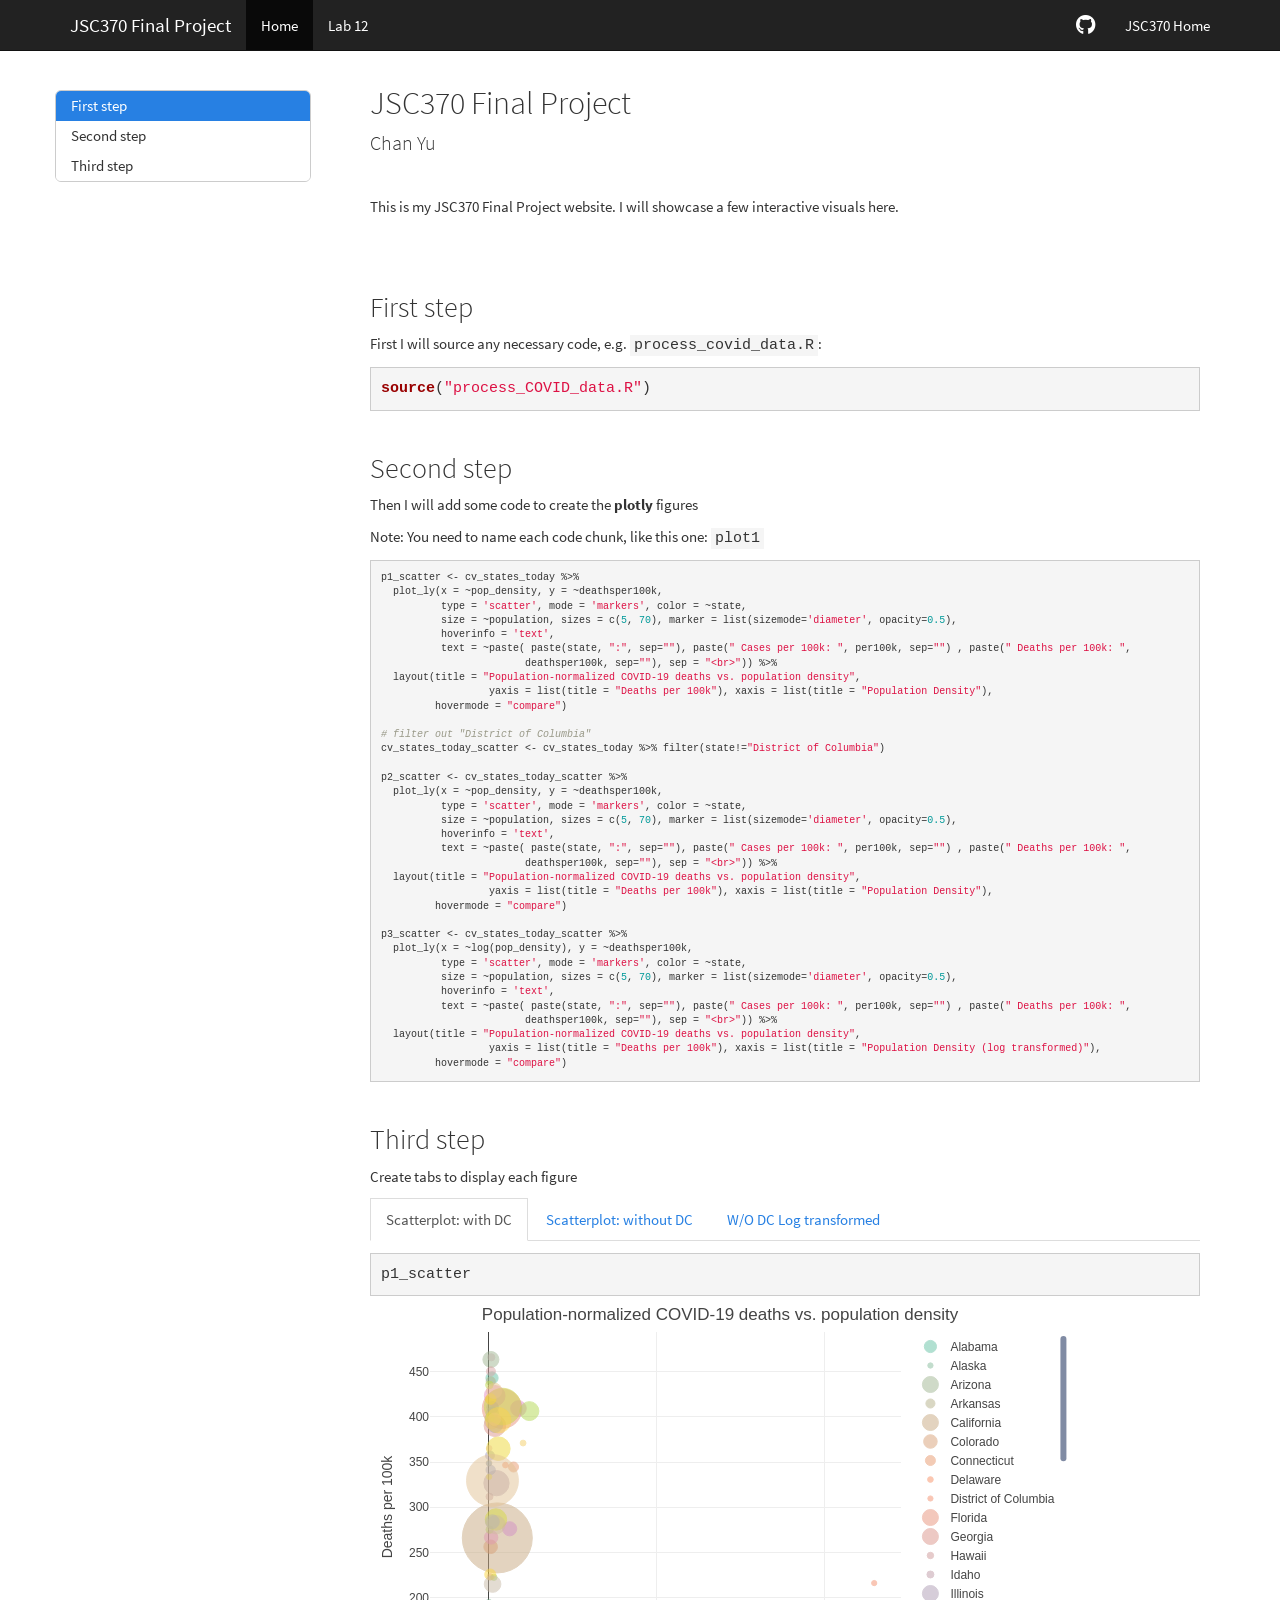
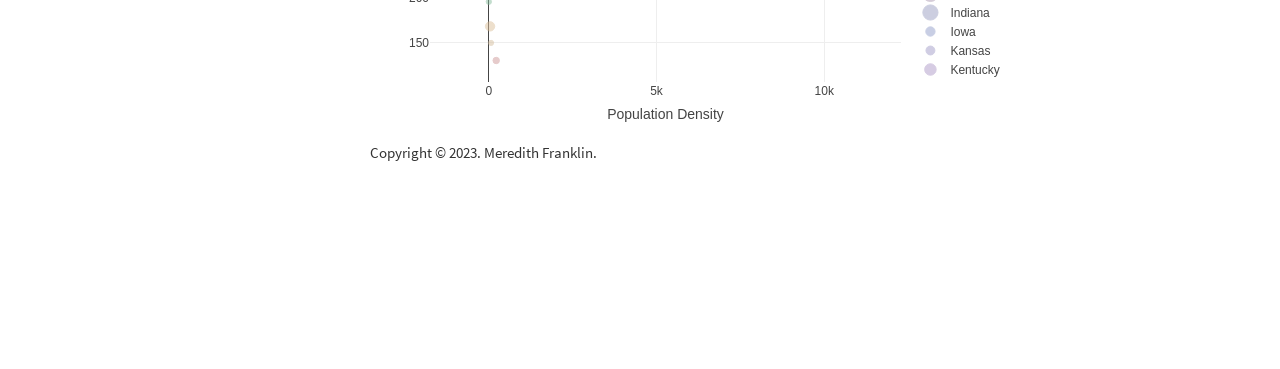
<file: Lab12/index.html>
<!DOCTYPE html>

<html>

<head>

<meta charset="utf-8" />
<meta name="generator" content="pandoc" />
<meta http-equiv="X-UA-Compatible" content="IE=EDGE" />


<meta name="author" content="Chan Yu" />


<title>JSC370 Final Project</title>

<script src="site_libs/header-attrs-2.18/header-attrs.js"></script>
<script src="site_libs/jquery-3.6.0/jquery-3.6.0.min.js"></script>
<meta name="viewport" content="width=device-width, initial-scale=1" />
<link href="site_libs/bootstrap-3.3.5/css/cosmo.min.css" rel="stylesheet" />
<script src="site_libs/bootstrap-3.3.5/js/bootstrap.min.js"></script>
<script src="site_libs/bootstrap-3.3.5/shim/html5shiv.min.js"></script>
<script src="site_libs/bootstrap-3.3.5/shim/respond.min.js"></script>
<style>h1 {font-size: 34px;}
       h1.title {font-size: 38px;}
       h2 {font-size: 30px;}
       h3 {font-size: 24px;}
       h4 {font-size: 18px;}
       h5 {font-size: 16px;}
       h6 {font-size: 12px;}
       code {color: inherit; background-color: rgba(0, 0, 0, 0.04);}
       pre:not([class]) { background-color: white }</style>
<script src="site_libs/jqueryui-1.11.4/jquery-ui.min.js"></script>
<link href="site_libs/tocify-1.9.1/jquery.tocify.css" rel="stylesheet" />
<script src="site_libs/tocify-1.9.1/jquery.tocify.js"></script>
<script src="site_libs/navigation-1.1/tabsets.js"></script>
<link href="site_libs/highlightjs-9.12.0/default.css" rel="stylesheet" />
<script src="site_libs/highlightjs-9.12.0/highlight.js"></script>
<script src="site_libs/htmlwidgets-1.6.1/htmlwidgets.js"></script>
<script src="site_libs/plotly-binding-4.10.1/plotly.js"></script>
<script src="site_libs/typedarray-0.1/typedarray.min.js"></script>
<link href="site_libs/crosstalk-1.2.0/css/crosstalk.min.css" rel="stylesheet" />
<script src="site_libs/crosstalk-1.2.0/js/crosstalk.min.js"></script>
<link href="site_libs/plotly-htmlwidgets-css-2.11.1/plotly-htmlwidgets.css" rel="stylesheet" />
<script src="site_libs/plotly-main-2.11.1/plotly-latest.min.js"></script>
<link href="site_libs/font-awesome-5.1.0/css/all.css" rel="stylesheet" />
<link href="site_libs/font-awesome-5.1.0/css/v4-shims.css" rel="stylesheet" />

<style type="text/css">
  code{white-space: pre-wrap;}
  span.smallcaps{font-variant: small-caps;}
  span.underline{text-decoration: underline;}
  div.column{display: inline-block; vertical-align: top; width: 50%;}
  div.hanging-indent{margin-left: 1.5em; text-indent: -1.5em;}
  ul.task-list{list-style: none;}
    </style>

<style type="text/css">code{white-space: pre;}</style>
<script type="text/javascript">
if (window.hljs) {
  hljs.configure({languages: []});
  hljs.initHighlightingOnLoad();
  if (document.readyState && document.readyState === "complete") {
    window.setTimeout(function() { hljs.initHighlighting(); }, 0);
  }
}
</script>






<link rel="stylesheet" href="styles.css" type="text/css" />



<style type = "text/css">
.main-container {
  max-width: 940px;
  margin-left: auto;
  margin-right: auto;
}
img {
  max-width:100%;
}
.tabbed-pane {
  padding-top: 12px;
}
.html-widget {
  margin-bottom: 20px;
}
button.code-folding-btn:focus {
  outline: none;
}
summary {
  display: list-item;
}
details > summary > p:only-child {
  display: inline;
}
pre code {
  padding: 0;
}
</style>


<style type="text/css">
.dropdown-submenu {
  position: relative;
}
.dropdown-submenu>.dropdown-menu {
  top: 0;
  left: 100%;
  margin-top: -6px;
  margin-left: -1px;
  border-radius: 0 6px 6px 6px;
}
.dropdown-submenu:hover>.dropdown-menu {
  display: block;
}
.dropdown-submenu>a:after {
  display: block;
  content: " ";
  float: right;
  width: 0;
  height: 0;
  border-color: transparent;
  border-style: solid;
  border-width: 5px 0 5px 5px;
  border-left-color: #cccccc;
  margin-top: 5px;
  margin-right: -10px;
}
.dropdown-submenu:hover>a:after {
  border-left-color: #adb5bd;
}
.dropdown-submenu.pull-left {
  float: none;
}
.dropdown-submenu.pull-left>.dropdown-menu {
  left: -100%;
  margin-left: 10px;
  border-radius: 6px 0 6px 6px;
}
</style>

<script type="text/javascript">
// manage active state of menu based on current page
$(document).ready(function () {
  // active menu anchor
  href = window.location.pathname
  href = href.substr(href.lastIndexOf('/') + 1)
  if (href === "")
    href = "index.html";
  var menuAnchor = $('a[href="' + href + '"]');

  // mark the anchor link active (and if it's in a dropdown, also mark that active)
  var dropdown = menuAnchor.closest('li.dropdown');
  if (window.bootstrap) { // Bootstrap 4+
    menuAnchor.addClass('active');
    dropdown.find('> .dropdown-toggle').addClass('active');
  } else { // Bootstrap 3
    menuAnchor.parent().addClass('active');
    dropdown.addClass('active');
  }

  // Navbar adjustments
  var navHeight = $(".navbar").first().height() + 15;
  var style = document.createElement('style');
  var pt = "padding-top: " + navHeight + "px; ";
  var mt = "margin-top: -" + navHeight + "px; ";
  var css = "";
  // offset scroll position for anchor links (for fixed navbar)
  for (var i = 1; i <= 6; i++) {
    css += ".section h" + i + "{ " + pt + mt + "}\n";
  }
  style.innerHTML = "body {" + pt + "padding-bottom: 40px; }\n" + css;
  document.head.appendChild(style);
});
</script>

<!-- tabsets -->

<style type="text/css">
.tabset-dropdown > .nav-tabs {
  display: inline-table;
  max-height: 500px;
  min-height: 44px;
  overflow-y: auto;
  border: 1px solid #ddd;
  border-radius: 4px;
}

.tabset-dropdown > .nav-tabs > li.active:before, .tabset-dropdown > .nav-tabs.nav-tabs-open:before {
  content: "\e259";
  font-family: 'Glyphicons Halflings';
  display: inline-block;
  padding: 10px;
  border-right: 1px solid #ddd;
}

.tabset-dropdown > .nav-tabs.nav-tabs-open > li.active:before {
  content: "\e258";
  font-family: 'Glyphicons Halflings';
  border: none;
}

.tabset-dropdown > .nav-tabs > li.active {
  display: block;
}

.tabset-dropdown > .nav-tabs > li > a,
.tabset-dropdown > .nav-tabs > li > a:focus,
.tabset-dropdown > .nav-tabs > li > a:hover {
  border: none;
  display: inline-block;
  border-radius: 4px;
  background-color: transparent;
}

.tabset-dropdown > .nav-tabs.nav-tabs-open > li {
  display: block;
  float: none;
}

.tabset-dropdown > .nav-tabs > li {
  display: none;
}
</style>

<!-- code folding -->



<style type="text/css">

#TOC {
  margin: 25px 0px 20px 0px;
}
@media (max-width: 768px) {
#TOC {
  position: relative;
  width: 100%;
}
}

@media print {
.toc-content {
  /* see https://github.com/w3c/csswg-drafts/issues/4434 */
  float: right;
}
}

.toc-content {
  padding-left: 30px;
  padding-right: 40px;
}

div.main-container {
  max-width: 1200px;
}

div.tocify {
  width: 20%;
  max-width: 260px;
  max-height: 85%;
}

@media (min-width: 768px) and (max-width: 991px) {
  div.tocify {
    width: 25%;
  }
}

@media (max-width: 767px) {
  div.tocify {
    width: 100%;
    max-width: none;
  }
}

.tocify ul, .tocify li {
  line-height: 20px;
}

.tocify-subheader .tocify-item {
  font-size: 0.90em;
}

.tocify .list-group-item {
  border-radius: 0px;
}


</style>



</head>

<body>


<div class="container-fluid main-container">


<!-- setup 3col/9col grid for toc_float and main content  -->
<div class="row">
<div class="col-xs-12 col-sm-4 col-md-3">
<div id="TOC" class="tocify">
</div>
</div>

<div class="toc-content col-xs-12 col-sm-8 col-md-9">




<div class="navbar navbar-default  navbar-fixed-top" role="navigation">
  <div class="container">
    <div class="navbar-header">
      <button type="button" class="navbar-toggle collapsed" data-toggle="collapse" data-bs-toggle="collapse" data-target="#navbar" data-bs-target="#navbar">
        <span class="icon-bar"></span>
        <span class="icon-bar"></span>
        <span class="icon-bar"></span>
      </button>
      <a class="navbar-brand" href="index.html">JSC370 Final Project</a>
    </div>
    <div id="navbar" class="navbar-collapse collapse">
      <ul class="nav navbar-nav">
        <li>
  <a href="index.html">Home</a>
</li>
<li>
  <a href="lab/12-lab.html">Lab 12</a>
</li>
      </ul>
      <ul class="nav navbar-nav navbar-right">
        <li>
  <a href="https://github.com/JSC370/jsc370-2023/">
    <span class="fa fa-github fa-lg"></span>
     
  </a>
</li>
<li>
  <a href="https://jsc370.github.io/jsc370-2023/">JSC370 Home</a>
</li>
      </ul>
    </div><!--/.nav-collapse -->
  </div><!--/.container -->
</div><!--/.navbar -->

<div id="header">



<h1 class="title toc-ignore">JSC370 Final Project</h1>
<h4 class="author">Chan Yu</h4>

</div>


<p><br></p>
<p>This is my JSC370 Final Project website. I will showcase a few
interactive visuals here.</p>
<p><br></p>
<style type="text/css">
.code-r { /* Code block */
  font-size: 15px;
}

.code-r-small { /* Code block */
  font-size: 10px;
}
</style>
<p><br></p>
<div id="first-step" class="section level2">
<h2>First step</h2>
<p>First I will source any necessary code,
e.g. <code>process_covid_data.R</code>:</p>
<pre class="r code-r"><code>source(&quot;process_COVID_data.R&quot;)</code></pre>
<p><br></p>
</div>
<div id="second-step" class="section level2">
<h2>Second step</h2>
<p>Then I will add some code to create the <strong>plotly</strong>
figures</p>
<p>Note: You need to name each code chunk, like this one:
<code>plot1</code></p>
<pre class="r code-r-small"><code>p1_scatter &lt;- cv_states_today %&gt;% 
  plot_ly(x = ~pop_density, y = ~deathsper100k,
          type = &#39;scatter&#39;, mode = &#39;markers&#39;, color = ~state,
          size = ~population, sizes = c(5, 70), marker = list(sizemode=&#39;diameter&#39;, opacity=0.5),
          hoverinfo = &#39;text&#39;,
          text = ~paste( paste(state, &quot;:&quot;, sep=&quot;&quot;), paste(&quot; Cases per 100k: &quot;, per100k, sep=&quot;&quot;) , paste(&quot; Deaths per 100k: &quot;,
                        deathsper100k, sep=&quot;&quot;), sep = &quot;&lt;br&gt;&quot;)) %&gt;%
  layout(title = &quot;Population-normalized COVID-19 deaths vs. population density&quot;,
                  yaxis = list(title = &quot;Deaths per 100k&quot;), xaxis = list(title = &quot;Population Density&quot;),
         hovermode = &quot;compare&quot;)

# filter out &quot;District of Columbia&quot;
cv_states_today_scatter &lt;- cv_states_today %&gt;% filter(state!=&quot;District of Columbia&quot;)

p2_scatter &lt;- cv_states_today_scatter %&gt;% 
  plot_ly(x = ~pop_density, y = ~deathsper100k,
          type = &#39;scatter&#39;, mode = &#39;markers&#39;, color = ~state,
          size = ~population, sizes = c(5, 70), marker = list(sizemode=&#39;diameter&#39;, opacity=0.5),
          hoverinfo = &#39;text&#39;,
          text = ~paste( paste(state, &quot;:&quot;, sep=&quot;&quot;), paste(&quot; Cases per 100k: &quot;, per100k, sep=&quot;&quot;) , paste(&quot; Deaths per 100k: &quot;,
                        deathsper100k, sep=&quot;&quot;), sep = &quot;&lt;br&gt;&quot;)) %&gt;%
  layout(title = &quot;Population-normalized COVID-19 deaths vs. population density&quot;,
                  yaxis = list(title = &quot;Deaths per 100k&quot;), xaxis = list(title = &quot;Population Density&quot;),
         hovermode = &quot;compare&quot;)

p3_scatter &lt;- cv_states_today_scatter %&gt;% 
  plot_ly(x = ~log(pop_density), y = ~deathsper100k,
          type = &#39;scatter&#39;, mode = &#39;markers&#39;, color = ~state,
          size = ~population, sizes = c(5, 70), marker = list(sizemode=&#39;diameter&#39;, opacity=0.5),
          hoverinfo = &#39;text&#39;,
          text = ~paste( paste(state, &quot;:&quot;, sep=&quot;&quot;), paste(&quot; Cases per 100k: &quot;, per100k, sep=&quot;&quot;) , paste(&quot; Deaths per 100k: &quot;,
                        deathsper100k, sep=&quot;&quot;), sep = &quot;&lt;br&gt;&quot;)) %&gt;%
  layout(title = &quot;Population-normalized COVID-19 deaths vs. population density&quot;,
                  yaxis = list(title = &quot;Deaths per 100k&quot;), xaxis = list(title = &quot;Population Density (log transformed)&quot;),
         hovermode = &quot;compare&quot;)</code></pre>
<p><br></p>
</div>
<div id="third-step" class="section level2 tabset">
<h2 class="tabset">Third step</h2>
<p>Create tabs to display each figure</p>
<div id="scatterplot-with-dc" class="section level3">
<h3>Scatterplot: with DC</h3>
<pre class="r code-r"><code>p1_scatter</code></pre>
<div class="plotly html-widget html-fill-item-overflow-hidden html-fill-item" id="htmlwidget-748a078505301d135d7c" style="width:700px;height:415.296px;"></div>
<script type="application/json" data-for="htmlwidget-748a078505301d135d7c">{"x":{"visdat":{"b53130f542b0":["function () ","plotlyVisDat"]},"cur_data":"b53130f542b0","attrs":{"b53130f542b0":{"x":{},"y":{},"mode":"markers","marker":{"sizemode":"diameter","opacity":0.5},"hoverinfo":"text","text":{},"color":{},"size":{},"alpha_stroke":1,"sizes":[5,70],"spans":[1,20],"type":"scatter"}},"layout":{"margin":{"b":40,"l":60,"t":25,"r":10},"title":"Population-normalized COVID-19 deaths vs. population density","yaxis":{"domain":[0,1],"automargin":true,"title":"Deaths per 100k"},"xaxis":{"domain":[0,1],"automargin":true,"title":"Population Density"},"hovermode":"compare","showlegend":true},"source":"A","config":{"modeBarButtonsToAdd":["hoverclosest","hovercompare"],"showSendToCloud":false},"data":[{"x":[96.50938865],"y":[443.1],"mode":"markers","marker":{"color":"rgba(102,194,165,1)","size":[12.1873700271949],"sizemode":"diameter","opacity":0.5,"line":{"color":"rgba(102,194,165,1)"}},"hoverinfo":"text","text":"Alabama:<br> Cases per 100k: 33724<br> Deaths per 100k: 443.1","type":"scatter","name":"Alabama","textfont":{"color":"rgba(102,194,165,1)","size":12.1873700271949},"error_y":{"color":"rgba(102,194,165,1)","width":12.1873700271949},"error_x":{"color":"rgba(102,194,165,1)","width":12.1873700271949},"line":{"color":"rgba(102,194,165,1)","width":12.1873700271949},"xaxis":"x","yaxis":"y","frame":null},{"x":[1.2915230609],"y":[195.4],"mode":"markers","marker":{"color":"rgba(135,188,156,1)","size":[5.26630962766194],"sizemode":"diameter","opacity":0.5,"line":{"color":"rgba(135,188,156,1)"}},"hoverinfo":"text","text":"Alaska:<br> Cases per 100k: 41888<br> Deaths per 100k: 195.4","type":"scatter","name":"Alaska","textfont":{"color":"rgba(135,188,156,1)","size":5.26630962766194},"error_y":{"color":"rgba(135,188,156,1)","width":5.26630962766194},"error_x":{"color":"rgba(135,188,156,1)","width":5.26630962766194},"line":{"color":"rgba(135,188,156,1)","width":5.26630962766194},"xaxis":"x","yaxis":"y","frame":null},{"x":[63.135855048],"y":[463.6],"mode":"markers","marker":{"color":"rgba(160,182,146,1)","size":[15.9956822476171],"sizemode":"diameter","opacity":0.5,"line":{"color":"rgba(160,182,146,1)"}},"hoverinfo":"text","text":"Arizona:<br> Cases per 100k: 34178.7<br> Deaths per 100k: 463.6","type":"scatter","name":"Arizona","textfont":{"color":"rgba(160,182,146,1)","size":15.9956822476171},"error_y":{"color":"rgba(160,182,146,1)","width":15.9956822476171},"error_x":{"color":"rgba(160,182,146,1)","width":15.9956822476171},"line":{"color":"rgba(160,182,146,1)","width":15.9956822476171},"xaxis":"x","yaxis":"y","frame":null},{"x":[57.919684465],"y":[439.5],"mode":"markers","marker":{"color":"rgba(181,176,137,1)","size":[9.06230197827011],"sizemode":"diameter","opacity":0.5,"line":{"color":"rgba(181,176,137,1)"}},"hoverinfo":"text","text":"Arkansas:<br> Cases per 100k: 33469.2<br> Deaths per 100k: 439.5","type":"scatter","name":"Arkansas","textfont":{"color":"rgba(181,176,137,1)","size":9.06230197827011},"error_y":{"color":"rgba(181,176,137,1)","width":9.06230197827011},"error_x":{"color":"rgba(181,176,137,1)","width":9.06230197827011},"line":{"color":"rgba(181,176,137,1)","width":9.06230197827011},"xaxis":"x","yaxis":"y","frame":null},{"x":[253.9065023],"y":[266.1],"mode":"markers","marker":{"color":"rgba(200,169,128,1)","size":[70],"sizemode":"diameter","opacity":0.5,"line":{"color":"rgba(200,169,128,1)"}},"hoverinfo":"text","text":"California:<br> Cases per 100k: 30767.6<br> Deaths per 100k: 266.1","type":"scatter","name":"California","textfont":{"color":"rgba(200,169,128,1)","size":70},"error_y":{"color":"rgba(200,169,128,1)","width":70},"error_x":{"color":"rgba(200,169,128,1)","width":70},"line":{"color":"rgba(200,169,128,1)","width":70},"xaxis":"x","yaxis":"y","frame":null},{"x":[54.955977559],"y":[256.3],"mode":"markers","marker":{"color":"rgba(217,161,119,1)","size":[13.5342396278559],"sizemode":"diameter","opacity":0.5,"line":{"color":"rgba(217,161,119,1)"}},"hoverinfo":"text","text":"Colorado:<br> Cases per 100k: 31270.9<br> Deaths per 100k: 256.3","type":"scatter","name":"Colorado","textfont":{"color":"rgba(217,161,119,1)","size":13.5342396278559},"error_y":{"color":"rgba(217,161,119,1)","width":13.5342396278559},"error_x":{"color":"rgba(217,161,119,1)","width":13.5342396278559},"line":{"color":"rgba(217,161,119,1)","width":13.5342396278559},"xaxis":"x","yaxis":"y","frame":null},{"x":[737.74459965],"y":[344.6],"mode":"markers","marker":{"color":"rgba(233,153,110,1)","size":[9.99419640800191],"sizemode":"diameter","opacity":0.5,"line":{"color":"rgba(233,153,110,1)"}},"hoverinfo":"text","text":"Connecticut:<br> Cases per 100k: 27388<br> Deaths per 100k: 344.6","type":"scatter","name":"Connecticut","textfont":{"color":"rgba(233,153,110,1)","size":9.99419640800191},"error_y":{"color":"rgba(233,153,110,1)","width":9.99419640800191},"error_x":{"color":"rgba(233,153,110,1)","width":9.99419640800191},"line":{"color":"rgba(233,153,110,1)","width":9.99419640800191},"xaxis":"x","yaxis":"y","frame":null},{"x":[496.4324605],"y":[346.7],"mode":"markers","marker":{"color":"rgba(248,144,101,1)","size":[5.64940121563985],"sizemode":"diameter","opacity":0.5,"line":{"color":"rgba(248,144,101,1)"}},"hoverinfo":"text","text":"Delaware:<br> Cases per 100k: 34553.4<br> Deaths per 100k: 346.7","type":"scatter","name":"Delaware","textfont":{"color":"rgba(248,144,101,1)","size":5.64940121563985},"error_y":{"color":"rgba(248,144,101,1)","width":5.64940121563985},"error_x":{"color":"rgba(248,144,101,1)","width":5.64940121563985},"line":{"color":"rgba(248,144,101,1)","width":5.64940121563985},"xaxis":"x","yaxis":"y","frame":null},{"x":[11490.11954],"y":[216.1],"mode":"markers","marker":{"color":"rgba(244,143,109,1)","size":[5.20797367670047],"sizemode":"diameter","opacity":0.5,"line":{"color":"rgba(244,143,109,1)"}},"hoverinfo":"text","text":"District of Columbia:<br> Cases per 100k: 25373.6<br> Deaths per 100k: 216.1","type":"scatter","name":"District of Columbia","textfont":{"color":"rgba(244,143,109,1)","size":5.20797367670047},"error_y":{"color":"rgba(244,143,109,1)","width":5.20797367670047},"error_x":{"color":"rgba(244,143,109,1)","width":5.20797367670047},"line":{"color":"rgba(244,143,109,1)","width":5.20797367670047},"xaxis":"x","yaxis":"y","frame":null},{"x":[397.01575445],"y":[409.2],"mode":"markers","marker":{"color":"rgba(232,146,123,1)","size":[39.5543132782142],"sizemode":"diameter","opacity":0.5,"line":{"color":"rgba(232,146,123,1)"}},"hoverinfo":"text","text":"Florida:<br> Cases per 100k: 35603.9<br> Deaths per 100k: 409.2","type":"scatter","name":"Florida","textfont":{"color":"rgba(232,146,123,1)","size":39.5543132782142},"error_y":{"color":"rgba(232,146,123,1)","width":39.5543132782142},"error_x":{"color":"rgba(232,146,123,1)","width":39.5543132782142},"line":{"color":"rgba(232,146,123,1)","width":39.5543132782142},"xaxis":"x","yaxis":"y","frame":null},{"x":[182.26478911],"y":[390.3],"mode":"markers","marker":{"color":"rgba(220,149,138,1)","size":[21.5783592156126],"sizemode":"diameter","opacity":0.5,"line":{"color":"rgba(220,149,138,1)"}},"hoverinfo":"text","text":"Georgia:<br> Cases per 100k: 28379.3<br> Deaths per 100k: 390.3","type":"scatter","name":"Georgia","textfont":{"color":"rgba(220,149,138,1)","size":21.5783592156126},"error_y":{"color":"rgba(220,149,138,1)","width":21.5783592156126},"error_x":{"color":"rgba(220,149,138,1)","width":21.5783592156126},"line":{"color":"rgba(220,149,138,1)","width":21.5783592156126},"xaxis":"x","yaxis":"y","frame":null},{"x":[221.17691552],"y":[130.4],"mode":"markers","marker":{"color":"rgba(206,152,152,1)","size":[6.40533562063236],"sizemode":"diameter","opacity":0.5,"line":{"color":"rgba(206,152,152,1)"}},"hoverinfo":"text","text":"Hawaii:<br> Cases per 100k: 26217.2<br> Deaths per 100k: 130.4","type":"scatter","name":"Hawaii","textfont":{"color":"rgba(206,152,152,1)","size":6.40533562063236},"error_y":{"color":"rgba(206,152,152,1)","width":6.40533562063236},"error_x":{"color":"rgba(206,152,152,1)","width":6.40533562063236},"line":{"color":"rgba(206,152,152,1)","width":6.40533562063236},"xaxis":"x","yaxis":"y","frame":null},{"x":[21.225798536],"y":[311.8],"mode":"markers","marker":{"color":"rgba(191,154,166,1)","size":[6.96182587438443],"sizemode":"diameter","opacity":0.5,"line":{"color":"rgba(191,154,166,1)"}},"hoverinfo":"text","text":"Idaho:<br> Cases per 100k: 29809.5<br> Deaths per 100k: 311.8","type":"scatter","name":"Idaho","textfont":{"color":"rgba(191,154,166,1)","size":6.96182587438443},"error_y":{"color":"rgba(191,154,166,1)","width":6.96182587438443},"error_x":{"color":"rgba(191,154,166,1)","width":6.96182587438443},"line":{"color":"rgba(191,154,166,1)","width":6.96182587438443},"xaxis":"x","yaxis":"y","frame":null},{"x":[229.51115613],"y":[326.7],"mode":"markers","marker":{"color":"rgba(174,157,181,1)","size":[25.2829997649009],"sizemode":"diameter","opacity":0.5,"line":{"color":"rgba(174,157,181,1)"}},"hoverinfo":"text","text":"Illinois:<br> Cases per 100k: 32241.6<br> Deaths per 100k: 326.7","type":"scatter","name":"Illinois","textfont":{"color":"rgba(174,157,181,1)","size":25.2829997649009},"error_y":{"color":"rgba(174,157,181,1)","width":25.2829997649009},"error_x":{"color":"rgba(174,157,181,1)","width":25.2829997649009},"line":{"color":"rgba(174,157,181,1)","width":25.2829997649009},"xaxis":"x","yaxis":"y","frame":null},{"x":[186.78751987],"y":[391.2],"mode":"markers","marker":{"color":"rgba(154,159,195,1)","size":[15.1956444429439],"sizemode":"diameter","opacity":0.5,"line":{"color":"rgba(154,159,195,1)"}},"hoverinfo":"text","text":"Indiana:<br> Cases per 100k: 30762.1<br> Deaths per 100k: 391.2","type":"scatter","name":"Indiana","textfont":{"color":"rgba(154,159,195,1)","size":15.1956444429439},"error_y":{"color":"rgba(154,159,195,1)","width":15.1956444429439},"error_x":{"color":"rgba(154,159,195,1)","width":15.1956444429439},"line":{"color":"rgba(154,159,195,1)","width":15.1956444429439},"xaxis":"x","yaxis":"y","frame":null},{"x":[56.507023549],"y":[341.4],"mode":"markers","marker":{"color":"rgba(147,159,203,1)","size":[9.29962789488208],"sizemode":"diameter","opacity":0.5,"line":{"color":"rgba(147,159,203,1)"}},"hoverinfo":"text","text":"Iowa:<br> Cases per 100k: 28750.9<br> Deaths per 100k: 341.4","type":"scatter","name":"Iowa","textfont":{"color":"rgba(147,159,203,1)","size":9.29962789488208},"error_y":{"color":"rgba(147,159,203,1)","width":9.29962789488208},"error_x":{"color":"rgba(147,159,203,1)","width":9.29962789488208},"line":{"color":"rgba(147,159,203,1)","width":9.29962789488208},"xaxis":"x","yaxis":"y","frame":null},{"x":[35.610732968],"y":[357.3],"mode":"markers","marker":{"color":"rgba(162,157,201,1)","size":[8.8916781180415],"sizemode":"diameter","opacity":0.5,"line":{"color":"rgba(162,157,201,1)"}},"hoverinfo":"text","text":"Kansas:<br> Cases per 100k: 32318.1<br> Deaths per 100k: 357.3","type":"scatter","name":"Kansas","textfont":{"color":"rgba(162,157,201,1)","size":8.8916781180415},"error_y":{"color":"rgba(162,157,201,1)","width":8.8916781180415},"error_x":{"color":"rgba(162,157,201,1)","width":8.8916781180415},"line":{"color":"rgba(162,157,201,1)","width":8.8916781180415},"xaxis":"x","yaxis":"y","frame":null},{"x":[113.15179107],"y":[410.7],"mode":"markers","marker":{"color":"rgba(175,154,200,1)","size":[11.4878839049682],"sizemode":"diameter","opacity":0.5,"line":{"color":"rgba(175,154,200,1)"}},"hoverinfo":"text","text":"Kentucky:<br> Cases per 100k: 38918.1<br> Deaths per 100k: 410.7","type":"scatter","name":"Kentucky","textfont":{"color":"rgba(175,154,200,1)","size":11.4878839049682},"error_y":{"color":"rgba(175,154,200,1)","width":11.4878839049682},"error_x":{"color":"rgba(175,154,200,1)","width":11.4878839049682},"line":{"color":"rgba(175,154,200,1)","width":11.4878839049682},"xaxis":"x","yaxis":"y","frame":null},{"x":[107.86011234],"y":[404.6],"mode":"markers","marker":{"color":"rgba(187,151,199,1)","size":[11.8073467338107],"sizemode":"diameter","opacity":0.5,"line":{"color":"rgba(187,151,199,1)"}},"hoverinfo":"text","text":"Louisiana:<br> Cases per 100k: 33939.8<br> Deaths per 100k: 404.6","type":"scatter","name":"Louisiana","textfont":{"color":"rgba(187,151,199,1)","size":11.8073467338107},"error_y":{"color":"rgba(187,151,199,1)","width":11.8073467338107},"error_x":{"color":"rgba(187,151,199,1)","width":11.8073467338107},"line":{"color":"rgba(187,151,199,1)","width":11.8073467338107},"xaxis":"x","yaxis":"y","frame":null},{"x":[43.391688419],"y":[223.1],"mode":"markers","marker":{"color":"rgba(199,148,198,1)","size":[6.26845132807386],"sizemode":"diameter","opacity":0.5,"line":{"color":"rgba(199,148,198,1)"}},"hoverinfo":"text","text":"Maine:<br> Cases per 100k: 23909.4<br> Deaths per 100k: 223.1","type":"scatter","name":"Maine","textfont":{"color":"rgba(199,148,198,1)","size":6.26845132807386},"error_y":{"color":"rgba(199,148,198,1)","width":6.26845132807386},"error_x":{"color":"rgba(199,148,198,1)","width":6.26845132807386},"line":{"color":"rgba(199,148,198,1)","width":6.26845132807386},"xaxis":"x","yaxis":"y","frame":null},{"x":[622.26172745],"y":[276.2],"mode":"markers","marker":{"color":"rgba(211,145,197,1)","size":[14.1131367698985],"sizemode":"diameter","opacity":0.5,"line":{"color":"rgba(211,145,197,1)"}},"hoverinfo":"text","text":"Maryland:<br> Cases per 100k: 22671.2<br> Deaths per 100k: 276.2","type":"scatter","name":"Maryland","textfont":{"color":"rgba(211,145,197,1)","size":14.1131367698985},"error_y":{"color":"rgba(211,145,197,1)","width":14.1131367698985},"error_x":{"color":"rgba(211,145,197,1)","width":14.1131367698985},"line":{"color":"rgba(211,145,197,1)","width":14.1131367698985},"xaxis":"x","yaxis":"y","frame":null},{"x":[884.74992172],"y":[409.4],"mode":"markers","marker":{"color":"rgba(222,141,196,1)","size":[15.5462821453885],"sizemode":"diameter","opacity":0.5,"line":{"color":"rgba(222,141,196,1)"}},"hoverinfo":"text","text":"Massachusetts:<br> Cases per 100k: 32423.3<br> Deaths per 100k: 409.4","type":"scatter","name":"Massachusetts","textfont":{"color":"rgba(222,141,196,1)","size":15.5462821453885},"error_y":{"color":"rgba(222,141,196,1)","width":15.5462821453885},"error_x":{"color":"rgba(222,141,196,1)","width":15.5462821453885},"line":{"color":"rgba(222,141,196,1)","width":15.5462821453885},"xaxis":"x","yaxis":"y","frame":null},{"x":[176.59707779],"y":[423.4],"mode":"markers","marker":{"color":"rgba(230,140,193,1)","size":[20.7052959996109],"sizemode":"diameter","opacity":0.5,"line":{"color":"rgba(230,140,193,1)"}},"hoverinfo":"text","text":"Michigan:<br> Cases per 100k: 30694.5<br> Deaths per 100k: 423.4","type":"scatter","name":"Michigan","textfont":{"color":"rgba(230,140,193,1)","size":20.7052959996109},"error_y":{"color":"rgba(230,140,193,1)","width":20.7052959996109},"error_x":{"color":"rgba(230,140,193,1)","width":20.7052959996109},"line":{"color":"rgba(230,140,193,1)","width":20.7052959996109},"xaxis":"x","yaxis":"y","frame":null},{"x":[70.469674696],"y":[266.7],"mode":"markers","marker":{"color":"rgba(224,152,179,1)","size":[13.3935233021582],"sizemode":"diameter","opacity":0.5,"line":{"color":"rgba(224,152,179,1)"}},"hoverinfo":"text","text":"Minnesota:<br> Cases per 100k: 31798.4<br> Deaths per 100k: 266.7","type":"scatter","name":"Minnesota","textfont":{"color":"rgba(224,152,179,1)","size":13.3935233021582},"error_y":{"color":"rgba(224,152,179,1)","width":13.3935233021582},"error_x":{"color":"rgba(224,152,179,1)","width":13.3935233021582},"line":{"color":"rgba(224,152,179,1)","width":13.3935233021582},"xaxis":"x","yaxis":"y","frame":null},{"x":[63.645625459],"y":[450.5],"mode":"markers","marker":{"color":"rgba(217,164,165,1)","size":[9.01678616254552],"sizemode":"diameter","opacity":0.5,"line":{"color":"rgba(217,164,165,1)"}},"hoverinfo":"text","text":"Mississippi:<br> Cases per 100k: 33250.5<br> Deaths per 100k: 450.5","type":"scatter","name":"Mississippi","textfont":{"color":"rgba(217,164,165,1)","size":9.01678616254552},"error_y":{"color":"rgba(217,164,165,1)","width":9.01678616254552},"error_x":{"color":"rgba(217,164,165,1)","width":9.01678616254552},"line":{"color":"rgba(217,164,165,1)","width":9.01678616254552},"xaxis":"x","yaxis":"y","frame":null},{"x":[89.117470789],"y":[394.7],"mode":"markers","marker":{"color":"rgba(209,175,151,1)","size":[14.2527675196286],"sizemode":"diameter","opacity":0.5,"line":{"color":"rgba(209,175,151,1)"}},"hoverinfo":"text","text":"Missouri:<br> Cases per 100k: 29514.3<br> Deaths per 100k: 394.7","type":"scatter","name":"Missouri","textfont":{"color":"rgba(209,175,151,1)","size":14.2527675196286},"error_y":{"color":"rgba(209,175,151,1)","width":14.2527675196286},"error_x":{"color":"rgba(209,175,151,1)","width":14.2527675196286},"line":{"color":"rgba(209,175,151,1)","width":14.2527675196286},"xaxis":"x","yaxis":"y","frame":null},{"x":[7.298751095],"y":[348.9],"mode":"markers","marker":{"color":"rgba(201,186,137,1)","size":[5.80804205143919],"sizemode":"diameter","opacity":0.5,"line":{"color":"rgba(201,186,137,1)"}},"hoverinfo":"text","text":"Montana:<br> Cases per 100k: 31152.1<br> Deaths per 100k: 348.9","type":"scatter","name":"Montana","textfont":{"color":"rgba(201,186,137,1)","size":5.80804205143919},"error_y":{"color":"rgba(201,186,137,1)","width":5.80804205143919},"error_x":{"color":"rgba(201,186,137,1)","width":5.80804205143919},"line":{"color":"rgba(201,186,137,1)","width":5.80804205143919},"xaxis":"x","yaxis":"y","frame":null},{"x":[25.114922059],"y":[275.2],"mode":"markers","marker":{"color":"rgba(191,196,121,1)","size":[7.25374742414617],"sizemode":"diameter","opacity":0.5,"line":{"color":"rgba(191,196,121,1)"}},"hoverinfo":"text","text":"Nebraska:<br> Cases per 100k: 29875.6<br> Deaths per 100k: 275.2","type":"scatter","name":"Nebraska","textfont":{"color":"rgba(191,196,121,1)","size":7.25374742414617},"error_y":{"color":"rgba(191,196,121,1)","width":7.25374742414617},"error_x":{"color":"rgba(191,196,121,1)","width":7.25374742414617},"line":{"color":"rgba(191,196,121,1)","width":7.25374742414617},"xaxis":"x","yaxis":"y","frame":null},{"x":[27.6406025],"y":[399],"mode":"markers","marker":{"color":"rgba(180,205,105,1)","size":[9.09659850811102],"sizemode":"diameter","opacity":0.5,"line":{"color":"rgba(180,205,105,1)"}},"hoverinfo":"text","text":"Nevada:<br> Cases per 100k: 29431.5<br> Deaths per 100k: 399","type":"scatter","name":"Nevada","textfont":{"color":"rgba(180,205,105,1)","size":9.09659850811102},"error_y":{"color":"rgba(180,205,105,1)","width":9.09659850811102},"error_x":{"color":"rgba(180,205,105,1)","width":9.09659850811102},"line":{"color":"rgba(180,205,105,1)","width":9.09659850811102},"xaxis":"x","yaxis":"y","frame":null},{"x":[151.50059716],"y":[222.5],"mode":"markers","marker":{"color":"rgba(168,215,87,1)","size":[6.29855730122248],"sizemode":"diameter","opacity":0.5,"line":{"color":"rgba(168,215,87,1)"}},"hoverinfo":"text","text":"New Hampshire:<br> Cases per 100k: 27991.2<br> Deaths per 100k: 222.5","type":"scatter","name":"New Hampshire","textfont":{"color":"rgba(168,215,87,1)","size":6.29855730122248},"error_y":{"color":"rgba(168,215,87,1)","width":6.29855730122248},"error_x":{"color":"rgba(168,215,87,1)","width":6.29855730122248},"line":{"color":"rgba(168,215,87,1)","width":6.29855730122248},"xaxis":"x","yaxis":"y","frame":null},{"x":[1211.3172349],"y":[406.5],"mode":"markers","marker":{"color":"rgba(178,216,80,1)","size":[18.8920089345865],"sizemode":"diameter","opacity":0.5,"line":{"color":"rgba(178,216,80,1)"}},"hoverinfo":"text","text":"New Jersey:<br> Cases per 100k: 34421.9<br> Deaths per 100k: 406.5","type":"scatter","name":"New Jersey","textfont":{"color":"rgba(178,216,80,1)","size":18.8920089345865},"error_y":{"color":"rgba(178,216,80,1)","width":18.8920089345865},"error_x":{"color":"rgba(178,216,80,1)","width":18.8920089345865},"line":{"color":"rgba(178,216,80,1)","width":18.8920089345865},"xaxis":"x","yaxis":"y","frame":null},{"x":[17.273065483],"y":[435.5],"mode":"markers","marker":{"color":"rgba(191,217,76,1)","size":[7.5308277663626],"sizemode":"diameter","opacity":0.5,"line":{"color":"rgba(191,217,76,1)"}},"hoverinfo":"text","text":"New Mexico:<br> Cases per 100k: 32143.4<br> Deaths per 100k: 435.5","type":"scatter","name":"New Mexico","textfont":{"color":"rgba(191,217,76,1)","size":7.5308277663626},"error_y":{"color":"rgba(191,217,76,1)","width":7.5308277663626},"error_x":{"color":"rgba(191,217,76,1)","width":7.5308277663626},"line":{"color":"rgba(191,217,76,1)","width":7.5308277663626},"xaxis":"x","yaxis":"y","frame":null},{"x":[414.70249405],"y":[411.5],"mode":"markers","marker":{"color":"rgba(203,217,71,1)","size":[36.624232015612],"sizemode":"diameter","opacity":0.5,"line":{"color":"rgba(203,217,71,1)"}},"hoverinfo":"text","text":"New York:<br> Cases per 100k: 34823.4<br> Deaths per 100k: 411.5","type":"scatter","name":"New York","textfont":{"color":"rgba(203,217,71,1)","size":36.624232015612},"error_y":{"color":"rgba(203,217,71,1)","width":36.624232015612},"error_x":{"color":"rgba(203,217,71,1)","width":36.624232015612},"line":{"color":"rgba(203,217,71,1)","width":36.624232015612},"xaxis":"x","yaxis":"y","frame":null},{"x":[213.56949153],"y":[286.5],"mode":"markers","marker":{"color":"rgba(215,217,67,1)","size":[21.3518140188635],"sizemode":"diameter","opacity":0.5,"line":{"color":"rgba(215,217,67,1)"}},"hoverinfo":"text","text":"North Carolina:<br> Cases per 100k: 33533.5<br> Deaths per 100k: 286.5","type":"scatter","name":"North Carolina","textfont":{"color":"rgba(215,217,67,1)","size":21.3518140188635},"error_y":{"color":"rgba(215,217,67,1)","width":21.3518140188635},"error_x":{"color":"rgba(215,217,67,1)","width":21.3518140188635},"line":{"color":"rgba(215,217,67,1)","width":21.3518140188635},"xaxis":"x","yaxis":"y","frame":null},{"x":[11.015709613],"y":[333.7],"mode":"markers","marker":{"color":"rgba(227,217,62,1)","size":[5.3040613240235],"sizemode":"diameter","opacity":0.5,"line":{"color":"rgba(227,217,62,1)"}},"hoverinfo":"text","text":"North Dakota:<br> Cases per 100k: 37910.1<br> Deaths per 100k: 333.7","type":"scatter","name":"North Dakota","textfont":{"color":"rgba(227,217,62,1)","size":5.3040613240235},"error_y":{"color":"rgba(227,217,62,1)","width":5.3040613240235},"error_x":{"color":"rgba(227,217,62,1)","width":5.3040613240235},"line":{"color":"rgba(227,217,62,1)","width":5.3040613240235},"xaxis":"x","yaxis":"y","frame":null},{"x":[286.07988455],"y":[364.9],"mode":"markers","marker":{"color":"rgba(239,217,56,1)","size":[23.529339335629],"sizemode":"diameter","opacity":0.5,"line":{"color":"rgba(239,217,56,1)"}},"hoverinfo":"text","text":"Ohio:<br> Cases per 100k: 29216.6<br> Deaths per 100k: 364.9","type":"scatter","name":"Ohio","textfont":{"color":"rgba(239,217,56,1)","size":23.529339335629},"error_y":{"color":"rgba(239,217,56,1)","width":23.529339335629},"error_x":{"color":"rgba(239,217,56,1)","width":23.529339335629},"line":{"color":"rgba(239,217,56,1)","width":23.529339335629},"xaxis":"x","yaxis":"y","frame":null},{"x":[57.482602245],"y":[419.8],"mode":"markers","marker":{"color":"rgba(250,217,50,1)","size":[10.6118807958315],"sizemode":"diameter","opacity":0.5,"line":{"color":"rgba(250,217,50,1)"}},"hoverinfo":"text","text":"Oklahoma:<br> Cases per 100k: 32863.5<br> Deaths per 100k: 419.8","type":"scatter","name":"Oklahoma","textfont":{"color":"rgba(250,217,50,1)","size":10.6118807958315},"error_y":{"color":"rgba(250,217,50,1)","width":10.6118807958315},"error_x":{"color":"rgba(250,217,50,1)","width":10.6118807958315},"line":{"color":"rgba(250,217,50,1)","width":10.6118807958315},"xaxis":"x","yaxis":"y","frame":null},{"x":[43.658853835],"y":[225.6],"mode":"markers","marker":{"color":"rgba(253,215,59,1)","size":[11.0248232215923],"sizemode":"diameter","opacity":0.5,"line":{"color":"rgba(253,215,59,1)"}},"hoverinfo":"text","text":"Oregon:<br> Cases per 100k: 23078.6<br> Deaths per 100k: 225.6","type":"scatter","name":"Oregon","textfont":{"color":"rgba(253,215,59,1)","size":11.0248232215923},"error_y":{"color":"rgba(253,215,59,1)","width":11.0248232215923},"error_x":{"color":"rgba(253,215,59,1)","width":11.0248232215923},"line":{"color":"rgba(253,215,59,1)","width":11.0248232215923},"xaxis":"x","yaxis":"y","frame":null},{"x":[286.23455445],"y":[396.3],"mode":"markers","marker":{"color":"rgba(250,212,76,1)","size":[25.3930248069052],"sizemode":"diameter","opacity":0.5,"line":{"color":"rgba(250,212,76,1)"}},"hoverinfo":"text","text":"Pennsylvania:<br> Cases per 100k: 27668.6<br> Deaths per 100k: 396.3","type":"scatter","name":"Pennsylvania","textfont":{"color":"rgba(250,212,76,1)","size":25.3930248069052},"error_y":{"color":"rgba(250,212,76,1)","width":25.3930248069052},"error_x":{"color":"rgba(250,212,76,1)","width":25.3930248069052},"line":{"color":"rgba(250,212,76,1)","width":25.3930248069052},"xaxis":"x","yaxis":"y","frame":null},{"x":[1022.6505771],"y":[371.1],"mode":"markers","marker":{"color":"rgba(244,207,104,1)","size":[5.79972096990537],"sizemode":"diameter","opacity":0.5,"line":{"color":"rgba(244,207,104,1)"}},"hoverinfo":"text","text":"Rhode Island:<br> Cases per 100k: 43691.6<br> Deaths per 100k: 371.1","type":"scatter","name":"Rhode Island","textfont":{"color":"rgba(244,207,104,1)","size":5.79972096990537},"error_y":{"color":"rgba(244,207,104,1)","width":5.79972096990537},"error_x":{"color":"rgba(244,207,104,1)","width":5.79972096990537},"line":{"color":"rgba(244,207,104,1)","width":5.79972096990537},"xaxis":"x","yaxis":"y","frame":null},{"x":[169.11117582],"y":[397.5],"mode":"markers","marker":{"color":"rgba(240,204,117,1)","size":[12.5146369966342],"sizemode":"diameter","opacity":0.5,"line":{"color":"rgba(240,204,117,1)"}},"hoverinfo":"text","text":"South Carolina:<br> Cases per 100k: 36200.1<br> Deaths per 100k: 397.5","type":"scatter","name":"South Carolina","textfont":{"color":"rgba(240,204,117,1)","size":12.5146369966342},"error_y":{"color":"rgba(240,204,117,1)","width":12.5146369966342},"error_x":{"color":"rgba(240,204,117,1)","width":12.5146369966342},"line":{"color":"rgba(240,204,117,1)","width":12.5146369966342},"xaxis":"x","yaxis":"y","frame":null},{"x":[11.637449389],"y":[365.3],"mode":"markers","marker":{"color":"rgba(236,201,129,1)","size":[5.50776606911544],"sizemode":"diameter","opacity":0.5,"line":{"color":"rgba(236,201,129,1)"}},"hoverinfo":"text","text":"South Dakota:<br> Cases per 100k: 31797.1<br> Deaths per 100k: 365.3","type":"scatter","name":"South Dakota","textfont":{"color":"rgba(236,201,129,1)","size":5.50776606911544},"error_y":{"color":"rgba(236,201,129,1)","width":5.50776606911544},"error_x":{"color":"rgba(236,201,129,1)","width":5.50776606911544},"line":{"color":"rgba(236,201,129,1)","width":5.50776606911544},"xaxis":"x","yaxis":"y","frame":null},{"x":[164.17412699],"y":[429],"mode":"markers","marker":{"color":"rgba(232,198,140,1)","size":[15.3259335696775],"sizemode":"diameter","opacity":0.5,"line":{"color":"rgba(232,198,140,1)"}},"hoverinfo":"text","text":"Tennessee:<br> Cases per 100k: 36594<br> Deaths per 100k: 429","type":"scatter","name":"Tennessee","textfont":{"color":"rgba(232,198,140,1)","size":15.3259335696775},"error_y":{"color":"rgba(232,198,140,1)","width":15.3259335696775},"error_x":{"color":"rgba(232,198,140,1)","width":15.3259335696775},"line":{"color":"rgba(232,198,140,1)","width":15.3259335696775},"xaxis":"x","yaxis":"y","frame":null},{"x":[109.86046804],"y":[329.6],"mode":"markers","marker":{"color":"rgba(227,195,149,1)","size":[51.8983959386862],"sizemode":"diameter","opacity":0.5,"line":{"color":"rgba(227,195,149,1)"}},"hoverinfo":"text","text":"Texas:<br> Cases per 100k: 29469.7<br> Deaths per 100k: 329.6","type":"scatter","name":"Texas","textfont":{"color":"rgba(227,195,149,1)","size":51.8983959386862},"error_y":{"color":"rgba(227,195,149,1)","width":51.8983959386862},"error_x":{"color":"rgba(227,195,149,1)","width":51.8983959386862},"line":{"color":"rgba(227,195,149,1)","width":51.8983959386862},"xaxis":"x","yaxis":"y","frame":null},{"x":[38.458214685],"y":[168.2],"mode":"markers","marker":{"color":"rgba(221,193,154,1)","size":[9.30789894987361],"sizemode":"diameter","opacity":0.5,"line":{"color":"rgba(221,193,154,1)"}},"hoverinfo":"text","text":"Utah:<br> Cases per 100k: 34579<br> Deaths per 100k: 168.2","type":"scatter","name":"Utah","textfont":{"color":"rgba(221,193,154,1)","size":9.30789894987361},"error_y":{"color":"rgba(221,193,154,1)","width":9.30789894987361},"error_x":{"color":"rgba(221,193,154,1)","width":9.30789894987361},"line":{"color":"rgba(221,193,154,1)","width":9.30789894987361},"xaxis":"x","yaxis":"y","frame":null},{"x":[67.943995144],"y":[149.9],"mode":"markers","marker":{"color":"rgba(214,191,158,1)","size":[5.08097963155221],"sizemode":"diameter","opacity":0.5,"line":{"color":"rgba(214,191,158,1)"}},"hoverinfo":"text","text":"Vermont:<br> Cases per 100k: 24460.8<br> Deaths per 100k: 149.9","type":"scatter","name":"Vermont","textfont":{"color":"rgba(214,191,158,1)","size":5.08097963155221},"error_y":{"color":"rgba(214,191,158,1)","width":5.08097963155221},"error_x":{"color":"rgba(214,191,158,1)","width":5.08097963155221},"line":{"color":"rgba(214,191,158,1)","width":5.08097963155221},"xaxis":"x","yaxis":"y","frame":null},{"x":[215.73630393],"y":[280.7],"mode":"markers","marker":{"color":"rgba(208,188,162,1)","size":[18.2402714794218],"sizemode":"diameter","opacity":0.5,"line":{"color":"rgba(208,188,162,1)"}},"hoverinfo":"text","text":"Virginia:<br> Cases per 100k: 26992<br> Deaths per 100k: 280.7","type":"scatter","name":"Virginia","textfont":{"color":"rgba(208,188,162,1)","size":18.2402714794218},"error_y":{"color":"rgba(208,188,162,1)","width":18.2402714794218},"error_x":{"color":"rgba(208,188,162,1)","width":18.2402714794218},"line":{"color":"rgba(208,188,162,1)","width":18.2402714794218},"xaxis":"x","yaxis":"y","frame":null},{"x":[113.39722716],"y":[215],"mode":"markers","marker":{"color":"rgba(201,186,167,1)","size":[16.6025792453781],"sizemode":"diameter","opacity":0.5,"line":{"color":"rgba(201,186,167,1)"}},"hoverinfo":"text","text":"Washington:<br> Cases per 100k: 25808.4<br> Deaths per 100k: 215","type":"scatter","name":"Washington","textfont":{"color":"rgba(201,186,167,1)","size":16.6025792453781},"error_y":{"color":"rgba(201,186,167,1)","width":16.6025792453781},"error_x":{"color":"rgba(201,186,167,1)","width":16.6025792453781},"line":{"color":"rgba(201,186,167,1)","width":16.6025792453781},"xaxis":"x","yaxis":"y","frame":null},{"x":[75.11398785],"y":[466],"mode":"markers","marker":{"color":"rgba(194,184,171,1)","size":[7.04791154835278],"sizemode":"diameter","opacity":0.5,"line":{"color":"rgba(194,184,171,1)"}},"hoverinfo":"text","text":"West Virginia:<br> Cases per 100k: 35756.9<br> Deaths per 100k: 466","type":"scatter","name":"West Virginia","textfont":{"color":"rgba(194,184,171,1)","size":7.04791154835278},"error_y":{"color":"rgba(194,184,171,1)","width":7.04791154835278},"error_x":{"color":"rgba(194,184,171,1)","width":7.04791154835278},"line":{"color":"rgba(194,184,171,1)","width":7.04791154835278},"xaxis":"x","yaxis":"y","frame":null},{"x":[107.32815663],"y":[284],"mode":"markers","marker":{"color":"rgba(186,181,175,1)","size":[13.7310173643924],"sizemode":"diameter","opacity":0.5,"line":{"color":"rgba(186,181,175,1)"}},"hoverinfo":"text","text":"Wisconsin:<br> Cases per 100k: 34652.1<br> Deaths per 100k: 284","type":"scatter","name":"Wisconsin","textfont":{"color":"rgba(186,181,175,1)","size":13.7310173643924},"error_y":{"color":"rgba(186,181,175,1)","width":13.7310173643924},"error_x":{"color":"rgba(186,181,175,1)","width":13.7310173643924},"line":{"color":"rgba(186,181,175,1)","width":13.7310173643924},"xaxis":"x","yaxis":"y","frame":null},{"x":[5.9506106574],"y":[348.6],"mode":"markers","marker":{"color":"rgba(179,179,179,1)","size":[5],"sizemode":"diameter","opacity":0.5,"line":{"color":"rgba(179,179,179,1)"}},"hoverinfo":"text","text":"Wyoming:<br> Cases per 100k: 32269.4<br> Deaths per 100k: 348.6","type":"scatter","name":"Wyoming","textfont":{"color":"rgba(179,179,179,1)","size":5},"error_y":{"color":"rgba(179,179,179,1)","width":5},"error_x":{"color":"rgba(179,179,179,1)","width":5},"line":{"color":"rgba(179,179,179,1)","width":5},"xaxis":"x","yaxis":"y","frame":null}],"highlight":{"on":"plotly_click","persistent":false,"dynamic":false,"selectize":false,"opacityDim":0.2,"selected":{"opacity":1},"debounce":0},"shinyEvents":["plotly_hover","plotly_click","plotly_selected","plotly_relayout","plotly_brushed","plotly_brushing","plotly_clickannotation","plotly_doubleclick","plotly_deselect","plotly_afterplot","plotly_sunburstclick"],"base_url":"https://plot.ly"},"evals":[],"jsHooks":[]}</script>
</div>
<div id="scatterplot-without-dc" class="section level3">
<h3>Scatterplot: without DC</h3>
<pre class="r code-r"><code>p2_scatter</code></pre>
<div class="plotly html-widget html-fill-item-overflow-hidden html-fill-item" id="htmlwidget-26a21d812955632898dd" style="width:700px;height:415.296px;"></div>
<script type="application/json" data-for="htmlwidget-26a21d812955632898dd">{"x":{"visdat":{"b53135ed49ec":["function () ","plotlyVisDat"]},"cur_data":"b53135ed49ec","attrs":{"b53135ed49ec":{"x":{},"y":{},"mode":"markers","marker":{"sizemode":"diameter","opacity":0.5},"hoverinfo":"text","text":{},"color":{},"size":{},"alpha_stroke":1,"sizes":[5,70],"spans":[1,20],"type":"scatter"}},"layout":{"margin":{"b":40,"l":60,"t":25,"r":10},"title":"Population-normalized COVID-19 deaths vs. population density","yaxis":{"domain":[0,1],"automargin":true,"title":"Deaths per 100k"},"xaxis":{"domain":[0,1],"automargin":true,"title":"Population Density"},"hovermode":"compare","showlegend":true},"source":"A","config":{"modeBarButtonsToAdd":["hoverclosest","hovercompare"],"showSendToCloud":false},"data":[{"x":[96.50938865],"y":[443.1],"mode":"markers","marker":{"color":"rgba(102,194,165,1)","size":[12.1873700271949],"sizemode":"diameter","opacity":0.5,"line":{"color":"rgba(102,194,165,1)"}},"hoverinfo":"text","text":"Alabama:<br> Cases per 100k: 33724<br> Deaths per 100k: 443.1","type":"scatter","name":"Alabama","textfont":{"color":"rgba(102,194,165,1)","size":12.1873700271949},"error_y":{"color":"rgba(102,194,165,1)","width":12.1873700271949},"error_x":{"color":"rgba(102,194,165,1)","width":12.1873700271949},"line":{"color":"rgba(102,194,165,1)","width":12.1873700271949},"xaxis":"x","yaxis":"y","frame":null},{"x":[1.2915230609],"y":[195.4],"mode":"markers","marker":{"color":"rgba(135,188,156,1)","size":[5.26630962766194],"sizemode":"diameter","opacity":0.5,"line":{"color":"rgba(135,188,156,1)"}},"hoverinfo":"text","text":"Alaska:<br> Cases per 100k: 41888<br> Deaths per 100k: 195.4","type":"scatter","name":"Alaska","textfont":{"color":"rgba(135,188,156,1)","size":5.26630962766194},"error_y":{"color":"rgba(135,188,156,1)","width":5.26630962766194},"error_x":{"color":"rgba(135,188,156,1)","width":5.26630962766194},"line":{"color":"rgba(135,188,156,1)","width":5.26630962766194},"xaxis":"x","yaxis":"y","frame":null},{"x":[63.135855048],"y":[463.6],"mode":"markers","marker":{"color":"rgba(160,182,146,1)","size":[15.9956822476171],"sizemode":"diameter","opacity":0.5,"line":{"color":"rgba(160,182,146,1)"}},"hoverinfo":"text","text":"Arizona:<br> Cases per 100k: 34178.7<br> Deaths per 100k: 463.6","type":"scatter","name":"Arizona","textfont":{"color":"rgba(160,182,146,1)","size":15.9956822476171},"error_y":{"color":"rgba(160,182,146,1)","width":15.9956822476171},"error_x":{"color":"rgba(160,182,146,1)","width":15.9956822476171},"line":{"color":"rgba(160,182,146,1)","width":15.9956822476171},"xaxis":"x","yaxis":"y","frame":null},{"x":[57.919684465],"y":[439.5],"mode":"markers","marker":{"color":"rgba(181,176,137,1)","size":[9.06230197827011],"sizemode":"diameter","opacity":0.5,"line":{"color":"rgba(181,176,137,1)"}},"hoverinfo":"text","text":"Arkansas:<br> Cases per 100k: 33469.2<br> Deaths per 100k: 439.5","type":"scatter","name":"Arkansas","textfont":{"color":"rgba(181,176,137,1)","size":9.06230197827011},"error_y":{"color":"rgba(181,176,137,1)","width":9.06230197827011},"error_x":{"color":"rgba(181,176,137,1)","width":9.06230197827011},"line":{"color":"rgba(181,176,137,1)","width":9.06230197827011},"xaxis":"x","yaxis":"y","frame":null},{"x":[253.9065023],"y":[266.1],"mode":"markers","marker":{"color":"rgba(200,169,128,1)","size":[70],"sizemode":"diameter","opacity":0.5,"line":{"color":"rgba(200,169,128,1)"}},"hoverinfo":"text","text":"California:<br> Cases per 100k: 30767.6<br> Deaths per 100k: 266.1","type":"scatter","name":"California","textfont":{"color":"rgba(200,169,128,1)","size":70},"error_y":{"color":"rgba(200,169,128,1)","width":70},"error_x":{"color":"rgba(200,169,128,1)","width":70},"line":{"color":"rgba(200,169,128,1)","width":70},"xaxis":"x","yaxis":"y","frame":null},{"x":[54.955977559],"y":[256.3],"mode":"markers","marker":{"color":"rgba(217,161,119,1)","size":[13.5342396278559],"sizemode":"diameter","opacity":0.5,"line":{"color":"rgba(217,161,119,1)"}},"hoverinfo":"text","text":"Colorado:<br> Cases per 100k: 31270.9<br> Deaths per 100k: 256.3","type":"scatter","name":"Colorado","textfont":{"color":"rgba(217,161,119,1)","size":13.5342396278559},"error_y":{"color":"rgba(217,161,119,1)","width":13.5342396278559},"error_x":{"color":"rgba(217,161,119,1)","width":13.5342396278559},"line":{"color":"rgba(217,161,119,1)","width":13.5342396278559},"xaxis":"x","yaxis":"y","frame":null},{"x":[737.74459965],"y":[344.6],"mode":"markers","marker":{"color":"rgba(233,153,110,1)","size":[9.99419640800191],"sizemode":"diameter","opacity":0.5,"line":{"color":"rgba(233,153,110,1)"}},"hoverinfo":"text","text":"Connecticut:<br> Cases per 100k: 27388<br> Deaths per 100k: 344.6","type":"scatter","name":"Connecticut","textfont":{"color":"rgba(233,153,110,1)","size":9.99419640800191},"error_y":{"color":"rgba(233,153,110,1)","width":9.99419640800191},"error_x":{"color":"rgba(233,153,110,1)","width":9.99419640800191},"line":{"color":"rgba(233,153,110,1)","width":9.99419640800191},"xaxis":"x","yaxis":"y","frame":null},{"x":[496.4324605],"y":[346.7],"mode":"markers","marker":{"color":"rgba(248,144,101,1)","size":[5.64940121563985],"sizemode":"diameter","opacity":0.5,"line":{"color":"rgba(248,144,101,1)"}},"hoverinfo":"text","text":"Delaware:<br> Cases per 100k: 34553.4<br> Deaths per 100k: 346.7","type":"scatter","name":"Delaware","textfont":{"color":"rgba(248,144,101,1)","size":5.64940121563985},"error_y":{"color":"rgba(248,144,101,1)","width":5.64940121563985},"error_x":{"color":"rgba(248,144,101,1)","width":5.64940121563985},"line":{"color":"rgba(248,144,101,1)","width":5.64940121563985},"xaxis":"x","yaxis":"y","frame":null},{"x":[397.01575445],"y":[409.2],"mode":"markers","marker":{"color":"rgba(232,146,123,1)","size":[39.5543132782142],"sizemode":"diameter","opacity":0.5,"line":{"color":"rgba(232,146,123,1)"}},"hoverinfo":"text","text":"Florida:<br> Cases per 100k: 35603.9<br> Deaths per 100k: 409.2","type":"scatter","name":"Florida","textfont":{"color":"rgba(232,146,123,1)","size":39.5543132782142},"error_y":{"color":"rgba(232,146,123,1)","width":39.5543132782142},"error_x":{"color":"rgba(232,146,123,1)","width":39.5543132782142},"line":{"color":"rgba(232,146,123,1)","width":39.5543132782142},"xaxis":"x","yaxis":"y","frame":null},{"x":[182.26478911],"y":[390.3],"mode":"markers","marker":{"color":"rgba(220,149,138,1)","size":[21.5783592156126],"sizemode":"diameter","opacity":0.5,"line":{"color":"rgba(220,149,138,1)"}},"hoverinfo":"text","text":"Georgia:<br> Cases per 100k: 28379.3<br> Deaths per 100k: 390.3","type":"scatter","name":"Georgia","textfont":{"color":"rgba(220,149,138,1)","size":21.5783592156126},"error_y":{"color":"rgba(220,149,138,1)","width":21.5783592156126},"error_x":{"color":"rgba(220,149,138,1)","width":21.5783592156126},"line":{"color":"rgba(220,149,138,1)","width":21.5783592156126},"xaxis":"x","yaxis":"y","frame":null},{"x":[221.17691552],"y":[130.4],"mode":"markers","marker":{"color":"rgba(206,152,152,1)","size":[6.40533562063236],"sizemode":"diameter","opacity":0.5,"line":{"color":"rgba(206,152,152,1)"}},"hoverinfo":"text","text":"Hawaii:<br> Cases per 100k: 26217.2<br> Deaths per 100k: 130.4","type":"scatter","name":"Hawaii","textfont":{"color":"rgba(206,152,152,1)","size":6.40533562063236},"error_y":{"color":"rgba(206,152,152,1)","width":6.40533562063236},"error_x":{"color":"rgba(206,152,152,1)","width":6.40533562063236},"line":{"color":"rgba(206,152,152,1)","width":6.40533562063236},"xaxis":"x","yaxis":"y","frame":null},{"x":[21.225798536],"y":[311.8],"mode":"markers","marker":{"color":"rgba(191,154,166,1)","size":[6.96182587438443],"sizemode":"diameter","opacity":0.5,"line":{"color":"rgba(191,154,166,1)"}},"hoverinfo":"text","text":"Idaho:<br> Cases per 100k: 29809.5<br> Deaths per 100k: 311.8","type":"scatter","name":"Idaho","textfont":{"color":"rgba(191,154,166,1)","size":6.96182587438443},"error_y":{"color":"rgba(191,154,166,1)","width":6.96182587438443},"error_x":{"color":"rgba(191,154,166,1)","width":6.96182587438443},"line":{"color":"rgba(191,154,166,1)","width":6.96182587438443},"xaxis":"x","yaxis":"y","frame":null},{"x":[229.51115613],"y":[326.7],"mode":"markers","marker":{"color":"rgba(174,157,181,1)","size":[25.2829997649009],"sizemode":"diameter","opacity":0.5,"line":{"color":"rgba(174,157,181,1)"}},"hoverinfo":"text","text":"Illinois:<br> Cases per 100k: 32241.6<br> Deaths per 100k: 326.7","type":"scatter","name":"Illinois","textfont":{"color":"rgba(174,157,181,1)","size":25.2829997649009},"error_y":{"color":"rgba(174,157,181,1)","width":25.2829997649009},"error_x":{"color":"rgba(174,157,181,1)","width":25.2829997649009},"line":{"color":"rgba(174,157,181,1)","width":25.2829997649009},"xaxis":"x","yaxis":"y","frame":null},{"x":[186.78751987],"y":[391.2],"mode":"markers","marker":{"color":"rgba(154,159,195,1)","size":[15.1956444429439],"sizemode":"diameter","opacity":0.5,"line":{"color":"rgba(154,159,195,1)"}},"hoverinfo":"text","text":"Indiana:<br> Cases per 100k: 30762.1<br> Deaths per 100k: 391.2","type":"scatter","name":"Indiana","textfont":{"color":"rgba(154,159,195,1)","size":15.1956444429439},"error_y":{"color":"rgba(154,159,195,1)","width":15.1956444429439},"error_x":{"color":"rgba(154,159,195,1)","width":15.1956444429439},"line":{"color":"rgba(154,159,195,1)","width":15.1956444429439},"xaxis":"x","yaxis":"y","frame":null},{"x":[56.507023549],"y":[341.4],"mode":"markers","marker":{"color":"rgba(147,159,203,1)","size":[9.29962789488208],"sizemode":"diameter","opacity":0.5,"line":{"color":"rgba(147,159,203,1)"}},"hoverinfo":"text","text":"Iowa:<br> Cases per 100k: 28750.9<br> Deaths per 100k: 341.4","type":"scatter","name":"Iowa","textfont":{"color":"rgba(147,159,203,1)","size":9.29962789488208},"error_y":{"color":"rgba(147,159,203,1)","width":9.29962789488208},"error_x":{"color":"rgba(147,159,203,1)","width":9.29962789488208},"line":{"color":"rgba(147,159,203,1)","width":9.29962789488208},"xaxis":"x","yaxis":"y","frame":null},{"x":[35.610732968],"y":[357.3],"mode":"markers","marker":{"color":"rgba(162,157,201,1)","size":[8.8916781180415],"sizemode":"diameter","opacity":0.5,"line":{"color":"rgba(162,157,201,1)"}},"hoverinfo":"text","text":"Kansas:<br> Cases per 100k: 32318.1<br> Deaths per 100k: 357.3","type":"scatter","name":"Kansas","textfont":{"color":"rgba(162,157,201,1)","size":8.8916781180415},"error_y":{"color":"rgba(162,157,201,1)","width":8.8916781180415},"error_x":{"color":"rgba(162,157,201,1)","width":8.8916781180415},"line":{"color":"rgba(162,157,201,1)","width":8.8916781180415},"xaxis":"x","yaxis":"y","frame":null},{"x":[113.15179107],"y":[410.7],"mode":"markers","marker":{"color":"rgba(175,154,200,1)","size":[11.4878839049682],"sizemode":"diameter","opacity":0.5,"line":{"color":"rgba(175,154,200,1)"}},"hoverinfo":"text","text":"Kentucky:<br> Cases per 100k: 38918.1<br> Deaths per 100k: 410.7","type":"scatter","name":"Kentucky","textfont":{"color":"rgba(175,154,200,1)","size":11.4878839049682},"error_y":{"color":"rgba(175,154,200,1)","width":11.4878839049682},"error_x":{"color":"rgba(175,154,200,1)","width":11.4878839049682},"line":{"color":"rgba(175,154,200,1)","width":11.4878839049682},"xaxis":"x","yaxis":"y","frame":null},{"x":[107.86011234],"y":[404.6],"mode":"markers","marker":{"color":"rgba(187,151,199,1)","size":[11.8073467338107],"sizemode":"diameter","opacity":0.5,"line":{"color":"rgba(187,151,199,1)"}},"hoverinfo":"text","text":"Louisiana:<br> Cases per 100k: 33939.8<br> Deaths per 100k: 404.6","type":"scatter","name":"Louisiana","textfont":{"color":"rgba(187,151,199,1)","size":11.8073467338107},"error_y":{"color":"rgba(187,151,199,1)","width":11.8073467338107},"error_x":{"color":"rgba(187,151,199,1)","width":11.8073467338107},"line":{"color":"rgba(187,151,199,1)","width":11.8073467338107},"xaxis":"x","yaxis":"y","frame":null},{"x":[43.391688419],"y":[223.1],"mode":"markers","marker":{"color":"rgba(199,148,198,1)","size":[6.26845132807386],"sizemode":"diameter","opacity":0.5,"line":{"color":"rgba(199,148,198,1)"}},"hoverinfo":"text","text":"Maine:<br> Cases per 100k: 23909.4<br> Deaths per 100k: 223.1","type":"scatter","name":"Maine","textfont":{"color":"rgba(199,148,198,1)","size":6.26845132807386},"error_y":{"color":"rgba(199,148,198,1)","width":6.26845132807386},"error_x":{"color":"rgba(199,148,198,1)","width":6.26845132807386},"line":{"color":"rgba(199,148,198,1)","width":6.26845132807386},"xaxis":"x","yaxis":"y","frame":null},{"x":[622.26172745],"y":[276.2],"mode":"markers","marker":{"color":"rgba(211,145,197,1)","size":[14.1131367698985],"sizemode":"diameter","opacity":0.5,"line":{"color":"rgba(211,145,197,1)"}},"hoverinfo":"text","text":"Maryland:<br> Cases per 100k: 22671.2<br> Deaths per 100k: 276.2","type":"scatter","name":"Maryland","textfont":{"color":"rgba(211,145,197,1)","size":14.1131367698985},"error_y":{"color":"rgba(211,145,197,1)","width":14.1131367698985},"error_x":{"color":"rgba(211,145,197,1)","width":14.1131367698985},"line":{"color":"rgba(211,145,197,1)","width":14.1131367698985},"xaxis":"x","yaxis":"y","frame":null},{"x":[884.74992172],"y":[409.4],"mode":"markers","marker":{"color":"rgba(222,141,196,1)","size":[15.5462821453885],"sizemode":"diameter","opacity":0.5,"line":{"color":"rgba(222,141,196,1)"}},"hoverinfo":"text","text":"Massachusetts:<br> Cases per 100k: 32423.3<br> Deaths per 100k: 409.4","type":"scatter","name":"Massachusetts","textfont":{"color":"rgba(222,141,196,1)","size":15.5462821453885},"error_y":{"color":"rgba(222,141,196,1)","width":15.5462821453885},"error_x":{"color":"rgba(222,141,196,1)","width":15.5462821453885},"line":{"color":"rgba(222,141,196,1)","width":15.5462821453885},"xaxis":"x","yaxis":"y","frame":null},{"x":[176.59707779],"y":[423.4],"mode":"markers","marker":{"color":"rgba(230,140,193,1)","size":[20.7052959996109],"sizemode":"diameter","opacity":0.5,"line":{"color":"rgba(230,140,193,1)"}},"hoverinfo":"text","text":"Michigan:<br> Cases per 100k: 30694.5<br> Deaths per 100k: 423.4","type":"scatter","name":"Michigan","textfont":{"color":"rgba(230,140,193,1)","size":20.7052959996109},"error_y":{"color":"rgba(230,140,193,1)","width":20.7052959996109},"error_x":{"color":"rgba(230,140,193,1)","width":20.7052959996109},"line":{"color":"rgba(230,140,193,1)","width":20.7052959996109},"xaxis":"x","yaxis":"y","frame":null},{"x":[70.469674696],"y":[266.7],"mode":"markers","marker":{"color":"rgba(224,152,179,1)","size":[13.3935233021582],"sizemode":"diameter","opacity":0.5,"line":{"color":"rgba(224,152,179,1)"}},"hoverinfo":"text","text":"Minnesota:<br> Cases per 100k: 31798.4<br> Deaths per 100k: 266.7","type":"scatter","name":"Minnesota","textfont":{"color":"rgba(224,152,179,1)","size":13.3935233021582},"error_y":{"color":"rgba(224,152,179,1)","width":13.3935233021582},"error_x":{"color":"rgba(224,152,179,1)","width":13.3935233021582},"line":{"color":"rgba(224,152,179,1)","width":13.3935233021582},"xaxis":"x","yaxis":"y","frame":null},{"x":[63.645625459],"y":[450.5],"mode":"markers","marker":{"color":"rgba(217,164,165,1)","size":[9.01678616254552],"sizemode":"diameter","opacity":0.5,"line":{"color":"rgba(217,164,165,1)"}},"hoverinfo":"text","text":"Mississippi:<br> Cases per 100k: 33250.5<br> Deaths per 100k: 450.5","type":"scatter","name":"Mississippi","textfont":{"color":"rgba(217,164,165,1)","size":9.01678616254552},"error_y":{"color":"rgba(217,164,165,1)","width":9.01678616254552},"error_x":{"color":"rgba(217,164,165,1)","width":9.01678616254552},"line":{"color":"rgba(217,164,165,1)","width":9.01678616254552},"xaxis":"x","yaxis":"y","frame":null},{"x":[89.117470789],"y":[394.7],"mode":"markers","marker":{"color":"rgba(209,175,151,1)","size":[14.2527675196286],"sizemode":"diameter","opacity":0.5,"line":{"color":"rgba(209,175,151,1)"}},"hoverinfo":"text","text":"Missouri:<br> Cases per 100k: 29514.3<br> Deaths per 100k: 394.7","type":"scatter","name":"Missouri","textfont":{"color":"rgba(209,175,151,1)","size":14.2527675196286},"error_y":{"color":"rgba(209,175,151,1)","width":14.2527675196286},"error_x":{"color":"rgba(209,175,151,1)","width":14.2527675196286},"line":{"color":"rgba(209,175,151,1)","width":14.2527675196286},"xaxis":"x","yaxis":"y","frame":null},{"x":[7.298751095],"y":[348.9],"mode":"markers","marker":{"color":"rgba(201,186,137,1)","size":[5.80804205143919],"sizemode":"diameter","opacity":0.5,"line":{"color":"rgba(201,186,137,1)"}},"hoverinfo":"text","text":"Montana:<br> Cases per 100k: 31152.1<br> Deaths per 100k: 348.9","type":"scatter","name":"Montana","textfont":{"color":"rgba(201,186,137,1)","size":5.80804205143919},"error_y":{"color":"rgba(201,186,137,1)","width":5.80804205143919},"error_x":{"color":"rgba(201,186,137,1)","width":5.80804205143919},"line":{"color":"rgba(201,186,137,1)","width":5.80804205143919},"xaxis":"x","yaxis":"y","frame":null},{"x":[25.114922059],"y":[275.2],"mode":"markers","marker":{"color":"rgba(191,196,121,1)","size":[7.25374742414617],"sizemode":"diameter","opacity":0.5,"line":{"color":"rgba(191,196,121,1)"}},"hoverinfo":"text","text":"Nebraska:<br> Cases per 100k: 29875.6<br> Deaths per 100k: 275.2","type":"scatter","name":"Nebraska","textfont":{"color":"rgba(191,196,121,1)","size":7.25374742414617},"error_y":{"color":"rgba(191,196,121,1)","width":7.25374742414617},"error_x":{"color":"rgba(191,196,121,1)","width":7.25374742414617},"line":{"color":"rgba(191,196,121,1)","width":7.25374742414617},"xaxis":"x","yaxis":"y","frame":null},{"x":[27.6406025],"y":[399],"mode":"markers","marker":{"color":"rgba(180,205,105,1)","size":[9.09659850811102],"sizemode":"diameter","opacity":0.5,"line":{"color":"rgba(180,205,105,1)"}},"hoverinfo":"text","text":"Nevada:<br> Cases per 100k: 29431.5<br> Deaths per 100k: 399","type":"scatter","name":"Nevada","textfont":{"color":"rgba(180,205,105,1)","size":9.09659850811102},"error_y":{"color":"rgba(180,205,105,1)","width":9.09659850811102},"error_x":{"color":"rgba(180,205,105,1)","width":9.09659850811102},"line":{"color":"rgba(180,205,105,1)","width":9.09659850811102},"xaxis":"x","yaxis":"y","frame":null},{"x":[151.50059716],"y":[222.5],"mode":"markers","marker":{"color":"rgba(168,215,87,1)","size":[6.29855730122248],"sizemode":"diameter","opacity":0.5,"line":{"color":"rgba(168,215,87,1)"}},"hoverinfo":"text","text":"New Hampshire:<br> Cases per 100k: 27991.2<br> Deaths per 100k: 222.5","type":"scatter","name":"New Hampshire","textfont":{"color":"rgba(168,215,87,1)","size":6.29855730122248},"error_y":{"color":"rgba(168,215,87,1)","width":6.29855730122248},"error_x":{"color":"rgba(168,215,87,1)","width":6.29855730122248},"line":{"color":"rgba(168,215,87,1)","width":6.29855730122248},"xaxis":"x","yaxis":"y","frame":null},{"x":[1211.3172349],"y":[406.5],"mode":"markers","marker":{"color":"rgba(178,216,80,1)","size":[18.8920089345865],"sizemode":"diameter","opacity":0.5,"line":{"color":"rgba(178,216,80,1)"}},"hoverinfo":"text","text":"New Jersey:<br> Cases per 100k: 34421.9<br> Deaths per 100k: 406.5","type":"scatter","name":"New Jersey","textfont":{"color":"rgba(178,216,80,1)","size":18.8920089345865},"error_y":{"color":"rgba(178,216,80,1)","width":18.8920089345865},"error_x":{"color":"rgba(178,216,80,1)","width":18.8920089345865},"line":{"color":"rgba(178,216,80,1)","width":18.8920089345865},"xaxis":"x","yaxis":"y","frame":null},{"x":[17.273065483],"y":[435.5],"mode":"markers","marker":{"color":"rgba(191,217,76,1)","size":[7.5308277663626],"sizemode":"diameter","opacity":0.5,"line":{"color":"rgba(191,217,76,1)"}},"hoverinfo":"text","text":"New Mexico:<br> Cases per 100k: 32143.4<br> Deaths per 100k: 435.5","type":"scatter","name":"New Mexico","textfont":{"color":"rgba(191,217,76,1)","size":7.5308277663626},"error_y":{"color":"rgba(191,217,76,1)","width":7.5308277663626},"error_x":{"color":"rgba(191,217,76,1)","width":7.5308277663626},"line":{"color":"rgba(191,217,76,1)","width":7.5308277663626},"xaxis":"x","yaxis":"y","frame":null},{"x":[414.70249405],"y":[411.5],"mode":"markers","marker":{"color":"rgba(203,217,71,1)","size":[36.624232015612],"sizemode":"diameter","opacity":0.5,"line":{"color":"rgba(203,217,71,1)"}},"hoverinfo":"text","text":"New York:<br> Cases per 100k: 34823.4<br> Deaths per 100k: 411.5","type":"scatter","name":"New York","textfont":{"color":"rgba(203,217,71,1)","size":36.624232015612},"error_y":{"color":"rgba(203,217,71,1)","width":36.624232015612},"error_x":{"color":"rgba(203,217,71,1)","width":36.624232015612},"line":{"color":"rgba(203,217,71,1)","width":36.624232015612},"xaxis":"x","yaxis":"y","frame":null},{"x":[213.56949153],"y":[286.5],"mode":"markers","marker":{"color":"rgba(215,217,67,1)","size":[21.3518140188635],"sizemode":"diameter","opacity":0.5,"line":{"color":"rgba(215,217,67,1)"}},"hoverinfo":"text","text":"North Carolina:<br> Cases per 100k: 33533.5<br> Deaths per 100k: 286.5","type":"scatter","name":"North Carolina","textfont":{"color":"rgba(215,217,67,1)","size":21.3518140188635},"error_y":{"color":"rgba(215,217,67,1)","width":21.3518140188635},"error_x":{"color":"rgba(215,217,67,1)","width":21.3518140188635},"line":{"color":"rgba(215,217,67,1)","width":21.3518140188635},"xaxis":"x","yaxis":"y","frame":null},{"x":[11.015709613],"y":[333.7],"mode":"markers","marker":{"color":"rgba(227,217,62,1)","size":[5.3040613240235],"sizemode":"diameter","opacity":0.5,"line":{"color":"rgba(227,217,62,1)"}},"hoverinfo":"text","text":"North Dakota:<br> Cases per 100k: 37910.1<br> Deaths per 100k: 333.7","type":"scatter","name":"North Dakota","textfont":{"color":"rgba(227,217,62,1)","size":5.3040613240235},"error_y":{"color":"rgba(227,217,62,1)","width":5.3040613240235},"error_x":{"color":"rgba(227,217,62,1)","width":5.3040613240235},"line":{"color":"rgba(227,217,62,1)","width":5.3040613240235},"xaxis":"x","yaxis":"y","frame":null},{"x":[286.07988455],"y":[364.9],"mode":"markers","marker":{"color":"rgba(239,217,56,1)","size":[23.529339335629],"sizemode":"diameter","opacity":0.5,"line":{"color":"rgba(239,217,56,1)"}},"hoverinfo":"text","text":"Ohio:<br> Cases per 100k: 29216.6<br> Deaths per 100k: 364.9","type":"scatter","name":"Ohio","textfont":{"color":"rgba(239,217,56,1)","size":23.529339335629},"error_y":{"color":"rgba(239,217,56,1)","width":23.529339335629},"error_x":{"color":"rgba(239,217,56,1)","width":23.529339335629},"line":{"color":"rgba(239,217,56,1)","width":23.529339335629},"xaxis":"x","yaxis":"y","frame":null},{"x":[57.482602245],"y":[419.8],"mode":"markers","marker":{"color":"rgba(250,217,50,1)","size":[10.6118807958315],"sizemode":"diameter","opacity":0.5,"line":{"color":"rgba(250,217,50,1)"}},"hoverinfo":"text","text":"Oklahoma:<br> Cases per 100k: 32863.5<br> Deaths per 100k: 419.8","type":"scatter","name":"Oklahoma","textfont":{"color":"rgba(250,217,50,1)","size":10.6118807958315},"error_y":{"color":"rgba(250,217,50,1)","width":10.6118807958315},"error_x":{"color":"rgba(250,217,50,1)","width":10.6118807958315},"line":{"color":"rgba(250,217,50,1)","width":10.6118807958315},"xaxis":"x","yaxis":"y","frame":null},{"x":[43.658853835],"y":[225.6],"mode":"markers","marker":{"color":"rgba(253,215,59,1)","size":[11.0248232215923],"sizemode":"diameter","opacity":0.5,"line":{"color":"rgba(253,215,59,1)"}},"hoverinfo":"text","text":"Oregon:<br> Cases per 100k: 23078.6<br> Deaths per 100k: 225.6","type":"scatter","name":"Oregon","textfont":{"color":"rgba(253,215,59,1)","size":11.0248232215923},"error_y":{"color":"rgba(253,215,59,1)","width":11.0248232215923},"error_x":{"color":"rgba(253,215,59,1)","width":11.0248232215923},"line":{"color":"rgba(253,215,59,1)","width":11.0248232215923},"xaxis":"x","yaxis":"y","frame":null},{"x":[286.23455445],"y":[396.3],"mode":"markers","marker":{"color":"rgba(250,212,76,1)","size":[25.3930248069052],"sizemode":"diameter","opacity":0.5,"line":{"color":"rgba(250,212,76,1)"}},"hoverinfo":"text","text":"Pennsylvania:<br> Cases per 100k: 27668.6<br> Deaths per 100k: 396.3","type":"scatter","name":"Pennsylvania","textfont":{"color":"rgba(250,212,76,1)","size":25.3930248069052},"error_y":{"color":"rgba(250,212,76,1)","width":25.3930248069052},"error_x":{"color":"rgba(250,212,76,1)","width":25.3930248069052},"line":{"color":"rgba(250,212,76,1)","width":25.3930248069052},"xaxis":"x","yaxis":"y","frame":null},{"x":[1022.6505771],"y":[371.1],"mode":"markers","marker":{"color":"rgba(244,207,104,1)","size":[5.79972096990537],"sizemode":"diameter","opacity":0.5,"line":{"color":"rgba(244,207,104,1)"}},"hoverinfo":"text","text":"Rhode Island:<br> Cases per 100k: 43691.6<br> Deaths per 100k: 371.1","type":"scatter","name":"Rhode Island","textfont":{"color":"rgba(244,207,104,1)","size":5.79972096990537},"error_y":{"color":"rgba(244,207,104,1)","width":5.79972096990537},"error_x":{"color":"rgba(244,207,104,1)","width":5.79972096990537},"line":{"color":"rgba(244,207,104,1)","width":5.79972096990537},"xaxis":"x","yaxis":"y","frame":null},{"x":[169.11117582],"y":[397.5],"mode":"markers","marker":{"color":"rgba(240,204,117,1)","size":[12.5146369966342],"sizemode":"diameter","opacity":0.5,"line":{"color":"rgba(240,204,117,1)"}},"hoverinfo":"text","text":"South Carolina:<br> Cases per 100k: 36200.1<br> Deaths per 100k: 397.5","type":"scatter","name":"South Carolina","textfont":{"color":"rgba(240,204,117,1)","size":12.5146369966342},"error_y":{"color":"rgba(240,204,117,1)","width":12.5146369966342},"error_x":{"color":"rgba(240,204,117,1)","width":12.5146369966342},"line":{"color":"rgba(240,204,117,1)","width":12.5146369966342},"xaxis":"x","yaxis":"y","frame":null},{"x":[11.637449389],"y":[365.3],"mode":"markers","marker":{"color":"rgba(236,201,129,1)","size":[5.50776606911544],"sizemode":"diameter","opacity":0.5,"line":{"color":"rgba(236,201,129,1)"}},"hoverinfo":"text","text":"South Dakota:<br> Cases per 100k: 31797.1<br> Deaths per 100k: 365.3","type":"scatter","name":"South Dakota","textfont":{"color":"rgba(236,201,129,1)","size":5.50776606911544},"error_y":{"color":"rgba(236,201,129,1)","width":5.50776606911544},"error_x":{"color":"rgba(236,201,129,1)","width":5.50776606911544},"line":{"color":"rgba(236,201,129,1)","width":5.50776606911544},"xaxis":"x","yaxis":"y","frame":null},{"x":[164.17412699],"y":[429],"mode":"markers","marker":{"color":"rgba(232,198,140,1)","size":[15.3259335696775],"sizemode":"diameter","opacity":0.5,"line":{"color":"rgba(232,198,140,1)"}},"hoverinfo":"text","text":"Tennessee:<br> Cases per 100k: 36594<br> Deaths per 100k: 429","type":"scatter","name":"Tennessee","textfont":{"color":"rgba(232,198,140,1)","size":15.3259335696775},"error_y":{"color":"rgba(232,198,140,1)","width":15.3259335696775},"error_x":{"color":"rgba(232,198,140,1)","width":15.3259335696775},"line":{"color":"rgba(232,198,140,1)","width":15.3259335696775},"xaxis":"x","yaxis":"y","frame":null},{"x":[109.86046804],"y":[329.6],"mode":"markers","marker":{"color":"rgba(227,195,149,1)","size":[51.8983959386862],"sizemode":"diameter","opacity":0.5,"line":{"color":"rgba(227,195,149,1)"}},"hoverinfo":"text","text":"Texas:<br> Cases per 100k: 29469.7<br> Deaths per 100k: 329.6","type":"scatter","name":"Texas","textfont":{"color":"rgba(227,195,149,1)","size":51.8983959386862},"error_y":{"color":"rgba(227,195,149,1)","width":51.8983959386862},"error_x":{"color":"rgba(227,195,149,1)","width":51.8983959386862},"line":{"color":"rgba(227,195,149,1)","width":51.8983959386862},"xaxis":"x","yaxis":"y","frame":null},{"x":[38.458214685],"y":[168.2],"mode":"markers","marker":{"color":"rgba(221,193,154,1)","size":[9.30789894987361],"sizemode":"diameter","opacity":0.5,"line":{"color":"rgba(221,193,154,1)"}},"hoverinfo":"text","text":"Utah:<br> Cases per 100k: 34579<br> Deaths per 100k: 168.2","type":"scatter","name":"Utah","textfont":{"color":"rgba(221,193,154,1)","size":9.30789894987361},"error_y":{"color":"rgba(221,193,154,1)","width":9.30789894987361},"error_x":{"color":"rgba(221,193,154,1)","width":9.30789894987361},"line":{"color":"rgba(221,193,154,1)","width":9.30789894987361},"xaxis":"x","yaxis":"y","frame":null},{"x":[67.943995144],"y":[149.9],"mode":"markers","marker":{"color":"rgba(214,191,158,1)","size":[5.08097963155221],"sizemode":"diameter","opacity":0.5,"line":{"color":"rgba(214,191,158,1)"}},"hoverinfo":"text","text":"Vermont:<br> Cases per 100k: 24460.8<br> Deaths per 100k: 149.9","type":"scatter","name":"Vermont","textfont":{"color":"rgba(214,191,158,1)","size":5.08097963155221},"error_y":{"color":"rgba(214,191,158,1)","width":5.08097963155221},"error_x":{"color":"rgba(214,191,158,1)","width":5.08097963155221},"line":{"color":"rgba(214,191,158,1)","width":5.08097963155221},"xaxis":"x","yaxis":"y","frame":null},{"x":[215.73630393],"y":[280.7],"mode":"markers","marker":{"color":"rgba(208,188,162,1)","size":[18.2402714794218],"sizemode":"diameter","opacity":0.5,"line":{"color":"rgba(208,188,162,1)"}},"hoverinfo":"text","text":"Virginia:<br> Cases per 100k: 26992<br> Deaths per 100k: 280.7","type":"scatter","name":"Virginia","textfont":{"color":"rgba(208,188,162,1)","size":18.2402714794218},"error_y":{"color":"rgba(208,188,162,1)","width":18.2402714794218},"error_x":{"color":"rgba(208,188,162,1)","width":18.2402714794218},"line":{"color":"rgba(208,188,162,1)","width":18.2402714794218},"xaxis":"x","yaxis":"y","frame":null},{"x":[113.39722716],"y":[215],"mode":"markers","marker":{"color":"rgba(201,186,167,1)","size":[16.6025792453781],"sizemode":"diameter","opacity":0.5,"line":{"color":"rgba(201,186,167,1)"}},"hoverinfo":"text","text":"Washington:<br> Cases per 100k: 25808.4<br> Deaths per 100k: 215","type":"scatter","name":"Washington","textfont":{"color":"rgba(201,186,167,1)","size":16.6025792453781},"error_y":{"color":"rgba(201,186,167,1)","width":16.6025792453781},"error_x":{"color":"rgba(201,186,167,1)","width":16.6025792453781},"line":{"color":"rgba(201,186,167,1)","width":16.6025792453781},"xaxis":"x","yaxis":"y","frame":null},{"x":[75.11398785],"y":[466],"mode":"markers","marker":{"color":"rgba(194,184,171,1)","size":[7.04791154835278],"sizemode":"diameter","opacity":0.5,"line":{"color":"rgba(194,184,171,1)"}},"hoverinfo":"text","text":"West Virginia:<br> Cases per 100k: 35756.9<br> Deaths per 100k: 466","type":"scatter","name":"West Virginia","textfont":{"color":"rgba(194,184,171,1)","size":7.04791154835278},"error_y":{"color":"rgba(194,184,171,1)","width":7.04791154835278},"error_x":{"color":"rgba(194,184,171,1)","width":7.04791154835278},"line":{"color":"rgba(194,184,171,1)","width":7.04791154835278},"xaxis":"x","yaxis":"y","frame":null},{"x":[107.32815663],"y":[284],"mode":"markers","marker":{"color":"rgba(186,181,175,1)","size":[13.7310173643924],"sizemode":"diameter","opacity":0.5,"line":{"color":"rgba(186,181,175,1)"}},"hoverinfo":"text","text":"Wisconsin:<br> Cases per 100k: 34652.1<br> Deaths per 100k: 284","type":"scatter","name":"Wisconsin","textfont":{"color":"rgba(186,181,175,1)","size":13.7310173643924},"error_y":{"color":"rgba(186,181,175,1)","width":13.7310173643924},"error_x":{"color":"rgba(186,181,175,1)","width":13.7310173643924},"line":{"color":"rgba(186,181,175,1)","width":13.7310173643924},"xaxis":"x","yaxis":"y","frame":null},{"x":[5.9506106574],"y":[348.6],"mode":"markers","marker":{"color":"rgba(179,179,179,1)","size":[5],"sizemode":"diameter","opacity":0.5,"line":{"color":"rgba(179,179,179,1)"}},"hoverinfo":"text","text":"Wyoming:<br> Cases per 100k: 32269.4<br> Deaths per 100k: 348.6","type":"scatter","name":"Wyoming","textfont":{"color":"rgba(179,179,179,1)","size":5},"error_y":{"color":"rgba(179,179,179,1)","width":5},"error_x":{"color":"rgba(179,179,179,1)","width":5},"line":{"color":"rgba(179,179,179,1)","width":5},"xaxis":"x","yaxis":"y","frame":null}],"highlight":{"on":"plotly_click","persistent":false,"dynamic":false,"selectize":false,"opacityDim":0.2,"selected":{"opacity":1},"debounce":0},"shinyEvents":["plotly_hover","plotly_click","plotly_selected","plotly_relayout","plotly_brushed","plotly_brushing","plotly_clickannotation","plotly_doubleclick","plotly_deselect","plotly_afterplot","plotly_sunburstclick"],"base_url":"https://plot.ly"},"evals":[],"jsHooks":[]}</script>
</div>
<div id="wo-dc-log-transformed" class="section level3">
<h3>W/O DC Log transformed</h3>
<pre class="r code-r"><code>p3_scatter</code></pre>
<div class="plotly html-widget html-fill-item-overflow-hidden html-fill-item" id="htmlwidget-1b8241a68c8b297ec159" style="width:700px;height:415.296px;"></div>
<script type="application/json" data-for="htmlwidget-1b8241a68c8b297ec159">{"x":{"visdat":{"b5316d90409c":["function () ","plotlyVisDat"]},"cur_data":"b5316d90409c","attrs":{"b5316d90409c":{"x":{},"y":{},"mode":"markers","marker":{"sizemode":"diameter","opacity":0.5},"hoverinfo":"text","text":{},"color":{},"size":{},"alpha_stroke":1,"sizes":[5,70],"spans":[1,20],"type":"scatter"}},"layout":{"margin":{"b":40,"l":60,"t":25,"r":10},"title":"Population-normalized COVID-19 deaths vs. population density","yaxis":{"domain":[0,1],"automargin":true,"title":"Deaths per 100k"},"xaxis":{"domain":[0,1],"automargin":true,"title":"Population Density (log transformed)"},"hovermode":"compare","showlegend":true},"source":"A","config":{"modeBarButtonsToAdd":["hoverclosest","hovercompare"],"showSendToCloud":false},"data":[{"x":[4.56964029532225],"y":[443.1],"mode":"markers","marker":{"color":"rgba(102,194,165,1)","size":[12.1873700271949],"sizemode":"diameter","opacity":0.5,"line":{"color":"rgba(102,194,165,1)"}},"hoverinfo":"text","text":"Alabama:<br> Cases per 100k: 33724<br> Deaths per 100k: 443.1","type":"scatter","name":"Alabama","textfont":{"color":"rgba(102,194,165,1)","size":12.1873700271949},"error_y":{"color":"rgba(102,194,165,1)","width":12.1873700271949},"error_x":{"color":"rgba(102,194,165,1)","width":12.1873700271949},"line":{"color":"rgba(102,194,165,1)","width":12.1873700271949},"xaxis":"x","yaxis":"y","frame":null},{"x":[0.255822189298331],"y":[195.4],"mode":"markers","marker":{"color":"rgba(135,188,156,1)","size":[5.26630962766194],"sizemode":"diameter","opacity":0.5,"line":{"color":"rgba(135,188,156,1)"}},"hoverinfo":"text","text":"Alaska:<br> Cases per 100k: 41888<br> Deaths per 100k: 195.4","type":"scatter","name":"Alaska","textfont":{"color":"rgba(135,188,156,1)","size":5.26630962766194},"error_y":{"color":"rgba(135,188,156,1)","width":5.26630962766194},"error_x":{"color":"rgba(135,188,156,1)","width":5.26630962766194},"line":{"color":"rgba(135,188,156,1)","width":5.26630962766194},"xaxis":"x","yaxis":"y","frame":null},{"x":[4.14528883396834],"y":[463.6],"mode":"markers","marker":{"color":"rgba(160,182,146,1)","size":[15.9956822476171],"sizemode":"diameter","opacity":0.5,"line":{"color":"rgba(160,182,146,1)"}},"hoverinfo":"text","text":"Arizona:<br> Cases per 100k: 34178.7<br> Deaths per 100k: 463.6","type":"scatter","name":"Arizona","textfont":{"color":"rgba(160,182,146,1)","size":15.9956822476171},"error_y":{"color":"rgba(160,182,146,1)","width":15.9956822476171},"error_x":{"color":"rgba(160,182,146,1)","width":15.9956822476171},"line":{"color":"rgba(160,182,146,1)","width":15.9956822476171},"xaxis":"x","yaxis":"y","frame":null},{"x":[4.05905730028983],"y":[439.5],"mode":"markers","marker":{"color":"rgba(181,176,137,1)","size":[9.06230197827011],"sizemode":"diameter","opacity":0.5,"line":{"color":"rgba(181,176,137,1)"}},"hoverinfo":"text","text":"Arkansas:<br> Cases per 100k: 33469.2<br> Deaths per 100k: 439.5","type":"scatter","name":"Arkansas","textfont":{"color":"rgba(181,176,137,1)","size":9.06230197827011},"error_y":{"color":"rgba(181,176,137,1)","width":9.06230197827011},"error_x":{"color":"rgba(181,176,137,1)","width":9.06230197827011},"line":{"color":"rgba(181,176,137,1)","width":9.06230197827011},"xaxis":"x","yaxis":"y","frame":null},{"x":[5.53696609807156],"y":[266.1],"mode":"markers","marker":{"color":"rgba(200,169,128,1)","size":[70],"sizemode":"diameter","opacity":0.5,"line":{"color":"rgba(200,169,128,1)"}},"hoverinfo":"text","text":"California:<br> Cases per 100k: 30767.6<br> Deaths per 100k: 266.1","type":"scatter","name":"California","textfont":{"color":"rgba(200,169,128,1)","size":70},"error_y":{"color":"rgba(200,169,128,1)","width":70},"error_x":{"color":"rgba(200,169,128,1)","width":70},"line":{"color":"rgba(200,169,128,1)","width":70},"xaxis":"x","yaxis":"y","frame":null},{"x":[4.00653245671676],"y":[256.3],"mode":"markers","marker":{"color":"rgba(217,161,119,1)","size":[13.5342396278559],"sizemode":"diameter","opacity":0.5,"line":{"color":"rgba(217,161,119,1)"}},"hoverinfo":"text","text":"Colorado:<br> Cases per 100k: 31270.9<br> Deaths per 100k: 256.3","type":"scatter","name":"Colorado","textfont":{"color":"rgba(217,161,119,1)","size":13.5342396278559},"error_y":{"color":"rgba(217,161,119,1)","width":13.5342396278559},"error_x":{"color":"rgba(217,161,119,1)","width":13.5342396278559},"line":{"color":"rgba(217,161,119,1)","width":13.5342396278559},"xaxis":"x","yaxis":"y","frame":null},{"x":[6.60359769376915],"y":[344.6],"mode":"markers","marker":{"color":"rgba(233,153,110,1)","size":[9.99419640800191],"sizemode":"diameter","opacity":0.5,"line":{"color":"rgba(233,153,110,1)"}},"hoverinfo":"text","text":"Connecticut:<br> Cases per 100k: 27388<br> Deaths per 100k: 344.6","type":"scatter","name":"Connecticut","textfont":{"color":"rgba(233,153,110,1)","size":9.99419640800191},"error_y":{"color":"rgba(233,153,110,1)","width":9.99419640800191},"error_x":{"color":"rgba(233,153,110,1)","width":9.99419640800191},"line":{"color":"rgba(233,153,110,1)","width":9.99419640800191},"xaxis":"x","yaxis":"y","frame":null},{"x":[6.20744744301361],"y":[346.7],"mode":"markers","marker":{"color":"rgba(248,144,101,1)","size":[5.64940121563985],"sizemode":"diameter","opacity":0.5,"line":{"color":"rgba(248,144,101,1)"}},"hoverinfo":"text","text":"Delaware:<br> Cases per 100k: 34553.4<br> Deaths per 100k: 346.7","type":"scatter","name":"Delaware","textfont":{"color":"rgba(248,144,101,1)","size":5.64940121563985},"error_y":{"color":"rgba(248,144,101,1)","width":5.64940121563985},"error_x":{"color":"rgba(248,144,101,1)","width":5.64940121563985},"line":{"color":"rgba(248,144,101,1)","width":5.64940121563985},"xaxis":"x","yaxis":"y","frame":null},{"x":[5.98397596365296],"y":[409.2],"mode":"markers","marker":{"color":"rgba(232,146,123,1)","size":[39.5543132782142],"sizemode":"diameter","opacity":0.5,"line":{"color":"rgba(232,146,123,1)"}},"hoverinfo":"text","text":"Florida:<br> Cases per 100k: 35603.9<br> Deaths per 100k: 409.2","type":"scatter","name":"Florida","textfont":{"color":"rgba(232,146,123,1)","size":39.5543132782142},"error_y":{"color":"rgba(232,146,123,1)","width":39.5543132782142},"error_x":{"color":"rgba(232,146,123,1)","width":39.5543132782142},"line":{"color":"rgba(232,146,123,1)","width":39.5543132782142},"xaxis":"x","yaxis":"y","frame":null},{"x":[5.20546051497647],"y":[390.3],"mode":"markers","marker":{"color":"rgba(220,149,138,1)","size":[21.5783592156126],"sizemode":"diameter","opacity":0.5,"line":{"color":"rgba(220,149,138,1)"}},"hoverinfo":"text","text":"Georgia:<br> Cases per 100k: 28379.3<br> Deaths per 100k: 390.3","type":"scatter","name":"Georgia","textfont":{"color":"rgba(220,149,138,1)","size":21.5783592156126},"error_y":{"color":"rgba(220,149,138,1)","width":21.5783592156126},"error_x":{"color":"rgba(220,149,138,1)","width":21.5783592156126},"line":{"color":"rgba(220,149,138,1)","width":21.5783592156126},"xaxis":"x","yaxis":"y","frame":null},{"x":[5.39896290398528],"y":[130.4],"mode":"markers","marker":{"color":"rgba(206,152,152,1)","size":[6.40533562063236],"sizemode":"diameter","opacity":0.5,"line":{"color":"rgba(206,152,152,1)"}},"hoverinfo":"text","text":"Hawaii:<br> Cases per 100k: 26217.2<br> Deaths per 100k: 130.4","type":"scatter","name":"Hawaii","textfont":{"color":"rgba(206,152,152,1)","size":6.40533562063236},"error_y":{"color":"rgba(206,152,152,1)","width":6.40533562063236},"error_x":{"color":"rgba(206,152,152,1)","width":6.40533562063236},"line":{"color":"rgba(206,152,152,1)","width":6.40533562063236},"xaxis":"x","yaxis":"y","frame":null},{"x":[3.05521735391609],"y":[311.8],"mode":"markers","marker":{"color":"rgba(191,154,166,1)","size":[6.96182587438443],"sizemode":"diameter","opacity":0.5,"line":{"color":"rgba(191,154,166,1)"}},"hoverinfo":"text","text":"Idaho:<br> Cases per 100k: 29809.5<br> Deaths per 100k: 311.8","type":"scatter","name":"Idaho","textfont":{"color":"rgba(191,154,166,1)","size":6.96182587438443},"error_y":{"color":"rgba(191,154,166,1)","width":6.96182587438443},"error_x":{"color":"rgba(191,154,166,1)","width":6.96182587438443},"line":{"color":"rgba(191,154,166,1)","width":6.96182587438443},"xaxis":"x","yaxis":"y","frame":null},{"x":[5.43595163890738],"y":[326.7],"mode":"markers","marker":{"color":"rgba(174,157,181,1)","size":[25.2829997649009],"sizemode":"diameter","opacity":0.5,"line":{"color":"rgba(174,157,181,1)"}},"hoverinfo":"text","text":"Illinois:<br> Cases per 100k: 32241.6<br> Deaths per 100k: 326.7","type":"scatter","name":"Illinois","textfont":{"color":"rgba(174,157,181,1)","size":25.2829997649009},"error_y":{"color":"rgba(174,157,181,1)","width":25.2829997649009},"error_x":{"color":"rgba(174,157,181,1)","width":25.2829997649009},"line":{"color":"rgba(174,157,181,1)","width":25.2829997649009},"xaxis":"x","yaxis":"y","frame":null},{"x":[5.22997171344507],"y":[391.2],"mode":"markers","marker":{"color":"rgba(154,159,195,1)","size":[15.1956444429439],"sizemode":"diameter","opacity":0.5,"line":{"color":"rgba(154,159,195,1)"}},"hoverinfo":"text","text":"Indiana:<br> Cases per 100k: 30762.1<br> Deaths per 100k: 391.2","type":"scatter","name":"Indiana","textfont":{"color":"rgba(154,159,195,1)","size":15.1956444429439},"error_y":{"color":"rgba(154,159,195,1)","width":15.1956444429439},"error_x":{"color":"rgba(154,159,195,1)","width":15.1956444429439},"line":{"color":"rgba(154,159,195,1)","width":15.1956444429439},"xaxis":"x","yaxis":"y","frame":null},{"x":[4.03436494102824],"y":[341.4],"mode":"markers","marker":{"color":"rgba(147,159,203,1)","size":[9.29962789488208],"sizemode":"diameter","opacity":0.5,"line":{"color":"rgba(147,159,203,1)"}},"hoverinfo":"text","text":"Iowa:<br> Cases per 100k: 28750.9<br> Deaths per 100k: 341.4","type":"scatter","name":"Iowa","textfont":{"color":"rgba(147,159,203,1)","size":9.29962789488208},"error_y":{"color":"rgba(147,159,203,1)","width":9.29962789488208},"error_x":{"color":"rgba(147,159,203,1)","width":9.29962789488208},"line":{"color":"rgba(147,159,203,1)","width":9.29962789488208},"xaxis":"x","yaxis":"y","frame":null},{"x":[3.57264708028482],"y":[357.3],"mode":"markers","marker":{"color":"rgba(162,157,201,1)","size":[8.8916781180415],"sizemode":"diameter","opacity":0.5,"line":{"color":"rgba(162,157,201,1)"}},"hoverinfo":"text","text":"Kansas:<br> Cases per 100k: 32318.1<br> Deaths per 100k: 357.3","type":"scatter","name":"Kansas","textfont":{"color":"rgba(162,157,201,1)","size":8.8916781180415},"error_y":{"color":"rgba(162,157,201,1)","width":8.8916781180415},"error_x":{"color":"rgba(162,157,201,1)","width":8.8916781180415},"line":{"color":"rgba(162,157,201,1)","width":8.8916781180415},"xaxis":"x","yaxis":"y","frame":null},{"x":[4.72873020111909],"y":[410.7],"mode":"markers","marker":{"color":"rgba(175,154,200,1)","size":[11.4878839049682],"sizemode":"diameter","opacity":0.5,"line":{"color":"rgba(175,154,200,1)"}},"hoverinfo":"text","text":"Kentucky:<br> Cases per 100k: 38918.1<br> Deaths per 100k: 410.7","type":"scatter","name":"Kentucky","textfont":{"color":"rgba(175,154,200,1)","size":11.4878839049682},"error_y":{"color":"rgba(175,154,200,1)","width":11.4878839049682},"error_x":{"color":"rgba(175,154,200,1)","width":11.4878839049682},"line":{"color":"rgba(175,154,200,1)","width":11.4878839049682},"xaxis":"x","yaxis":"y","frame":null},{"x":[4.68083513144386],"y":[404.6],"mode":"markers","marker":{"color":"rgba(187,151,199,1)","size":[11.8073467338107],"sizemode":"diameter","opacity":0.5,"line":{"color":"rgba(187,151,199,1)"}},"hoverinfo":"text","text":"Louisiana:<br> Cases per 100k: 33939.8<br> Deaths per 100k: 404.6","type":"scatter","name":"Louisiana","textfont":{"color":"rgba(187,151,199,1)","size":11.8073467338107},"error_y":{"color":"rgba(187,151,199,1)","width":11.8073467338107},"error_x":{"color":"rgba(187,151,199,1)","width":11.8073467338107},"line":{"color":"rgba(187,151,199,1)","width":11.8073467338107},"xaxis":"x","yaxis":"y","frame":null},{"x":[3.77026791168282],"y":[223.1],"mode":"markers","marker":{"color":"rgba(199,148,198,1)","size":[6.26845132807386],"sizemode":"diameter","opacity":0.5,"line":{"color":"rgba(199,148,198,1)"}},"hoverinfo":"text","text":"Maine:<br> Cases per 100k: 23909.4<br> Deaths per 100k: 223.1","type":"scatter","name":"Maine","textfont":{"color":"rgba(199,148,198,1)","size":6.26845132807386},"error_y":{"color":"rgba(199,148,198,1)","width":6.26845132807386},"error_x":{"color":"rgba(199,148,198,1)","width":6.26845132807386},"line":{"color":"rgba(199,148,198,1)","width":6.26845132807386},"xaxis":"x","yaxis":"y","frame":null},{"x":[6.43336078791623],"y":[276.2],"mode":"markers","marker":{"color":"rgba(211,145,197,1)","size":[14.1131367698985],"sizemode":"diameter","opacity":0.5,"line":{"color":"rgba(211,145,197,1)"}},"hoverinfo":"text","text":"Maryland:<br> Cases per 100k: 22671.2<br> Deaths per 100k: 276.2","type":"scatter","name":"Maryland","textfont":{"color":"rgba(211,145,197,1)","size":14.1131367698985},"error_y":{"color":"rgba(211,145,197,1)","width":14.1131367698985},"error_x":{"color":"rgba(211,145,197,1)","width":14.1131367698985},"line":{"color":"rgba(211,145,197,1)","width":14.1131367698985},"xaxis":"x","yaxis":"y","frame":null},{"x":[6.7853050307486],"y":[409.4],"mode":"markers","marker":{"color":"rgba(222,141,196,1)","size":[15.5462821453885],"sizemode":"diameter","opacity":0.5,"line":{"color":"rgba(222,141,196,1)"}},"hoverinfo":"text","text":"Massachusetts:<br> Cases per 100k: 32423.3<br> Deaths per 100k: 409.4","type":"scatter","name":"Massachusetts","textfont":{"color":"rgba(222,141,196,1)","size":15.5462821453885},"error_y":{"color":"rgba(222,141,196,1)","width":15.5462821453885},"error_x":{"color":"rgba(222,141,196,1)","width":15.5462821453885},"line":{"color":"rgba(222,141,196,1)","width":15.5462821453885},"xaxis":"x","yaxis":"y","frame":null},{"x":[5.17387074097746],"y":[423.4],"mode":"markers","marker":{"color":"rgba(230,140,193,1)","size":[20.7052959996109],"sizemode":"diameter","opacity":0.5,"line":{"color":"rgba(230,140,193,1)"}},"hoverinfo":"text","text":"Michigan:<br> Cases per 100k: 30694.5<br> Deaths per 100k: 423.4","type":"scatter","name":"Michigan","textfont":{"color":"rgba(230,140,193,1)","size":20.7052959996109},"error_y":{"color":"rgba(230,140,193,1)","width":20.7052959996109},"error_x":{"color":"rgba(230,140,193,1)","width":20.7052959996109},"line":{"color":"rgba(230,140,193,1)","width":20.7052959996109},"xaxis":"x","yaxis":"y","frame":null},{"x":[4.2551824711228],"y":[266.7],"mode":"markers","marker":{"color":"rgba(224,152,179,1)","size":[13.3935233021582],"sizemode":"diameter","opacity":0.5,"line":{"color":"rgba(224,152,179,1)"}},"hoverinfo":"text","text":"Minnesota:<br> Cases per 100k: 31798.4<br> Deaths per 100k: 266.7","type":"scatter","name":"Minnesota","textfont":{"color":"rgba(224,152,179,1)","size":13.3935233021582},"error_y":{"color":"rgba(224,152,179,1)","width":13.3935233021582},"error_x":{"color":"rgba(224,152,179,1)","width":13.3935233021582},"line":{"color":"rgba(224,152,179,1)","width":13.3935233021582},"xaxis":"x","yaxis":"y","frame":null},{"x":[4.15333059458183],"y":[450.5],"mode":"markers","marker":{"color":"rgba(217,164,165,1)","size":[9.01678616254552],"sizemode":"diameter","opacity":0.5,"line":{"color":"rgba(217,164,165,1)"}},"hoverinfo":"text","text":"Mississippi:<br> Cases per 100k: 33250.5<br> Deaths per 100k: 450.5","type":"scatter","name":"Mississippi","textfont":{"color":"rgba(217,164,165,1)","size":9.01678616254552},"error_y":{"color":"rgba(217,164,165,1)","width":9.01678616254552},"error_x":{"color":"rgba(217,164,165,1)","width":9.01678616254552},"line":{"color":"rgba(217,164,165,1)","width":9.01678616254552},"xaxis":"x","yaxis":"y","frame":null},{"x":[4.48995539594008],"y":[394.7],"mode":"markers","marker":{"color":"rgba(209,175,151,1)","size":[14.2527675196286],"sizemode":"diameter","opacity":0.5,"line":{"color":"rgba(209,175,151,1)"}},"hoverinfo":"text","text":"Missouri:<br> Cases per 100k: 29514.3<br> Deaths per 100k: 394.7","type":"scatter","name":"Missouri","textfont":{"color":"rgba(209,175,151,1)","size":14.2527675196286},"error_y":{"color":"rgba(209,175,151,1)","width":14.2527675196286},"error_x":{"color":"rgba(209,175,151,1)","width":14.2527675196286},"line":{"color":"rgba(209,175,151,1)","width":14.2527675196286},"xaxis":"x","yaxis":"y","frame":null},{"x":[1.98770325064129],"y":[348.9],"mode":"markers","marker":{"color":"rgba(201,186,137,1)","size":[5.80804205143919],"sizemode":"diameter","opacity":0.5,"line":{"color":"rgba(201,186,137,1)"}},"hoverinfo":"text","text":"Montana:<br> Cases per 100k: 31152.1<br> Deaths per 100k: 348.9","type":"scatter","name":"Montana","textfont":{"color":"rgba(201,186,137,1)","size":5.80804205143919},"error_y":{"color":"rgba(201,186,137,1)","width":5.80804205143919},"error_x":{"color":"rgba(201,186,137,1)","width":5.80804205143919},"line":{"color":"rgba(201,186,137,1)","width":5.80804205143919},"xaxis":"x","yaxis":"y","frame":null},{"x":[3.22346217383267],"y":[275.2],"mode":"markers","marker":{"color":"rgba(191,196,121,1)","size":[7.25374742414617],"sizemode":"diameter","opacity":0.5,"line":{"color":"rgba(191,196,121,1)"}},"hoverinfo":"text","text":"Nebraska:<br> Cases per 100k: 29875.6<br> Deaths per 100k: 275.2","type":"scatter","name":"Nebraska","textfont":{"color":"rgba(191,196,121,1)","size":7.25374742414617},"error_y":{"color":"rgba(191,196,121,1)","width":7.25374742414617},"error_x":{"color":"rgba(191,196,121,1)","width":7.25374742414617},"line":{"color":"rgba(191,196,121,1)","width":7.25374742414617},"xaxis":"x","yaxis":"y","frame":null},{"x":[3.31928579678056],"y":[399],"mode":"markers","marker":{"color":"rgba(180,205,105,1)","size":[9.09659850811102],"sizemode":"diameter","opacity":0.5,"line":{"color":"rgba(180,205,105,1)"}},"hoverinfo":"text","text":"Nevada:<br> Cases per 100k: 29431.5<br> Deaths per 100k: 399","type":"scatter","name":"Nevada","textfont":{"color":"rgba(180,205,105,1)","size":9.09659850811102},"error_y":{"color":"rgba(180,205,105,1)","width":9.09659850811102},"error_x":{"color":"rgba(180,205,105,1)","width":9.09659850811102},"line":{"color":"rgba(180,205,105,1)","width":9.09659850811102},"xaxis":"x","yaxis":"y","frame":null},{"x":[5.02058956659182],"y":[222.5],"mode":"markers","marker":{"color":"rgba(168,215,87,1)","size":[6.29855730122248],"sizemode":"diameter","opacity":0.5,"line":{"color":"rgba(168,215,87,1)"}},"hoverinfo":"text","text":"New Hampshire:<br> Cases per 100k: 27991.2<br> Deaths per 100k: 222.5","type":"scatter","name":"New Hampshire","textfont":{"color":"rgba(168,215,87,1)","size":6.29855730122248},"error_y":{"color":"rgba(168,215,87,1)","width":6.29855730122248},"error_x":{"color":"rgba(168,215,87,1)","width":6.29855730122248},"line":{"color":"rgba(168,215,87,1)","width":6.29855730122248},"xaxis":"x","yaxis":"y","frame":null},{"x":[7.0994636703538],"y":[406.5],"mode":"markers","marker":{"color":"rgba(178,216,80,1)","size":[18.8920089345865],"sizemode":"diameter","opacity":0.5,"line":{"color":"rgba(178,216,80,1)"}},"hoverinfo":"text","text":"New Jersey:<br> Cases per 100k: 34421.9<br> Deaths per 100k: 406.5","type":"scatter","name":"New Jersey","textfont":{"color":"rgba(178,216,80,1)","size":18.8920089345865},"error_y":{"color":"rgba(178,216,80,1)","width":18.8920089345865},"error_x":{"color":"rgba(178,216,80,1)","width":18.8920089345865},"line":{"color":"rgba(178,216,80,1)","width":18.8920089345865},"xaxis":"x","yaxis":"y","frame":null},{"x":[2.84914837976515],"y":[435.5],"mode":"markers","marker":{"color":"rgba(191,217,76,1)","size":[7.5308277663626],"sizemode":"diameter","opacity":0.5,"line":{"color":"rgba(191,217,76,1)"}},"hoverinfo":"text","text":"New Mexico:<br> Cases per 100k: 32143.4<br> Deaths per 100k: 435.5","type":"scatter","name":"New Mexico","textfont":{"color":"rgba(191,217,76,1)","size":7.5308277663626},"error_y":{"color":"rgba(191,217,76,1)","width":7.5308277663626},"error_x":{"color":"rgba(191,217,76,1)","width":7.5308277663626},"line":{"color":"rgba(191,217,76,1)","width":7.5308277663626},"xaxis":"x","yaxis":"y","frame":null},{"x":[6.02756138134083],"y":[411.5],"mode":"markers","marker":{"color":"rgba(203,217,71,1)","size":[36.624232015612],"sizemode":"diameter","opacity":0.5,"line":{"color":"rgba(203,217,71,1)"}},"hoverinfo":"text","text":"New York:<br> Cases per 100k: 34823.4<br> Deaths per 100k: 411.5","type":"scatter","name":"New York","textfont":{"color":"rgba(203,217,71,1)","size":36.624232015612},"error_y":{"color":"rgba(203,217,71,1)","width":36.624232015612},"error_x":{"color":"rgba(203,217,71,1)","width":36.624232015612},"line":{"color":"rgba(203,217,71,1)","width":36.624232015612},"xaxis":"x","yaxis":"y","frame":null},{"x":[5.36396226696915],"y":[286.5],"mode":"markers","marker":{"color":"rgba(215,217,67,1)","size":[21.3518140188635],"sizemode":"diameter","opacity":0.5,"line":{"color":"rgba(215,217,67,1)"}},"hoverinfo":"text","text":"North Carolina:<br> Cases per 100k: 33533.5<br> Deaths per 100k: 286.5","type":"scatter","name":"North Carolina","textfont":{"color":"rgba(215,217,67,1)","size":21.3518140188635},"error_y":{"color":"rgba(215,217,67,1)","width":21.3518140188635},"error_x":{"color":"rgba(215,217,67,1)","width":21.3518140188635},"line":{"color":"rgba(215,217,67,1)","width":21.3518140188635},"xaxis":"x","yaxis":"y","frame":null},{"x":[2.39932240060324],"y":[333.7],"mode":"markers","marker":{"color":"rgba(227,217,62,1)","size":[5.3040613240235],"sizemode":"diameter","opacity":0.5,"line":{"color":"rgba(227,217,62,1)"}},"hoverinfo":"text","text":"North Dakota:<br> Cases per 100k: 37910.1<br> Deaths per 100k: 333.7","type":"scatter","name":"North Dakota","textfont":{"color":"rgba(227,217,62,1)","size":5.3040613240235},"error_y":{"color":"rgba(227,217,62,1)","width":5.3040613240235},"error_x":{"color":"rgba(227,217,62,1)","width":5.3040613240235},"line":{"color":"rgba(227,217,62,1)","width":5.3040613240235},"xaxis":"x","yaxis":"y","frame":null},{"x":[5.65627108842662],"y":[364.9],"mode":"markers","marker":{"color":"rgba(239,217,56,1)","size":[23.529339335629],"sizemode":"diameter","opacity":0.5,"line":{"color":"rgba(239,217,56,1)"}},"hoverinfo":"text","text":"Ohio:<br> Cases per 100k: 29216.6<br> Deaths per 100k: 364.9","type":"scatter","name":"Ohio","textfont":{"color":"rgba(239,217,56,1)","size":23.529339335629},"error_y":{"color":"rgba(239,217,56,1)","width":23.529339335629},"error_x":{"color":"rgba(239,217,56,1)","width":23.529339335629},"line":{"color":"rgba(239,217,56,1)","width":23.529339335629},"xaxis":"x","yaxis":"y","frame":null},{"x":[4.0514823323677],"y":[419.8],"mode":"markers","marker":{"color":"rgba(250,217,50,1)","size":[10.6118807958315],"sizemode":"diameter","opacity":0.5,"line":{"color":"rgba(250,217,50,1)"}},"hoverinfo":"text","text":"Oklahoma:<br> Cases per 100k: 32863.5<br> Deaths per 100k: 419.8","type":"scatter","name":"Oklahoma","textfont":{"color":"rgba(250,217,50,1)","size":10.6118807958315},"error_y":{"color":"rgba(250,217,50,1)","width":10.6118807958315},"error_x":{"color":"rgba(250,217,50,1)","width":10.6118807958315},"line":{"color":"rgba(250,217,50,1)","width":10.6118807958315},"xaxis":"x","yaxis":"y","frame":null},{"x":[3.77640609871582],"y":[225.6],"mode":"markers","marker":{"color":"rgba(253,215,59,1)","size":[11.0248232215923],"sizemode":"diameter","opacity":0.5,"line":{"color":"rgba(253,215,59,1)"}},"hoverinfo":"text","text":"Oregon:<br> Cases per 100k: 23078.6<br> Deaths per 100k: 225.6","type":"scatter","name":"Oregon","textfont":{"color":"rgba(253,215,59,1)","size":11.0248232215923},"error_y":{"color":"rgba(253,215,59,1)","width":11.0248232215923},"error_x":{"color":"rgba(253,215,59,1)","width":11.0248232215923},"line":{"color":"rgba(253,215,59,1)","width":11.0248232215923},"xaxis":"x","yaxis":"y","frame":null},{"x":[5.65681159515938],"y":[396.3],"mode":"markers","marker":{"color":"rgba(250,212,76,1)","size":[25.3930248069052],"sizemode":"diameter","opacity":0.5,"line":{"color":"rgba(250,212,76,1)"}},"hoverinfo":"text","text":"Pennsylvania:<br> Cases per 100k: 27668.6<br> Deaths per 100k: 396.3","type":"scatter","name":"Pennsylvania","textfont":{"color":"rgba(250,212,76,1)","size":25.3930248069052},"error_y":{"color":"rgba(250,212,76,1)","width":25.3930248069052},"error_x":{"color":"rgba(250,212,76,1)","width":25.3930248069052},"line":{"color":"rgba(250,212,76,1)","width":25.3930248069052},"xaxis":"x","yaxis":"y","frame":null},{"x":[6.93015314074221],"y":[371.1],"mode":"markers","marker":{"color":"rgba(244,207,104,1)","size":[5.79972096990537],"sizemode":"diameter","opacity":0.5,"line":{"color":"rgba(244,207,104,1)"}},"hoverinfo":"text","text":"Rhode Island:<br> Cases per 100k: 43691.6<br> Deaths per 100k: 371.1","type":"scatter","name":"Rhode Island","textfont":{"color":"rgba(244,207,104,1)","size":5.79972096990537},"error_y":{"color":"rgba(244,207,104,1)","width":5.79972096990537},"error_x":{"color":"rgba(244,207,104,1)","width":5.79972096990537},"line":{"color":"rgba(244,207,104,1)","width":5.79972096990537},"xaxis":"x","yaxis":"y","frame":null},{"x":[5.1305563437266],"y":[397.5],"mode":"markers","marker":{"color":"rgba(240,204,117,1)","size":[12.5146369966342],"sizemode":"diameter","opacity":0.5,"line":{"color":"rgba(240,204,117,1)"}},"hoverinfo":"text","text":"South Carolina:<br> Cases per 100k: 36200.1<br> Deaths per 100k: 397.5","type":"scatter","name":"South Carolina","textfont":{"color":"rgba(240,204,117,1)","size":12.5146369966342},"error_y":{"color":"rgba(240,204,117,1)","width":12.5146369966342},"error_x":{"color":"rgba(240,204,117,1)","width":12.5146369966342},"line":{"color":"rgba(240,204,117,1)","width":12.5146369966342},"xaxis":"x","yaxis":"y","frame":null},{"x":[2.45422829363562],"y":[365.3],"mode":"markers","marker":{"color":"rgba(236,201,129,1)","size":[5.50776606911544],"sizemode":"diameter","opacity":0.5,"line":{"color":"rgba(236,201,129,1)"}},"hoverinfo":"text","text":"South Dakota:<br> Cases per 100k: 31797.1<br> Deaths per 100k: 365.3","type":"scatter","name":"South Dakota","textfont":{"color":"rgba(236,201,129,1)","size":5.50776606911544},"error_y":{"color":"rgba(236,201,129,1)","width":5.50776606911544},"error_x":{"color":"rgba(236,201,129,1)","width":5.50776606911544},"line":{"color":"rgba(236,201,129,1)","width":5.50776606911544},"xaxis":"x","yaxis":"y","frame":null},{"x":[5.10092761450541],"y":[429],"mode":"markers","marker":{"color":"rgba(232,198,140,1)","size":[15.3259335696775],"sizemode":"diameter","opacity":0.5,"line":{"color":"rgba(232,198,140,1)"}},"hoverinfo":"text","text":"Tennessee:<br> Cases per 100k: 36594<br> Deaths per 100k: 429","type":"scatter","name":"Tennessee","textfont":{"color":"rgba(232,198,140,1)","size":15.3259335696775},"error_y":{"color":"rgba(232,198,140,1)","width":15.3259335696775},"error_x":{"color":"rgba(232,198,140,1)","width":15.3259335696775},"line":{"color":"rgba(232,198,140,1)","width":15.3259335696775},"xaxis":"x","yaxis":"y","frame":null},{"x":[4.69921108823673],"y":[329.6],"mode":"markers","marker":{"color":"rgba(227,195,149,1)","size":[51.8983959386862],"sizemode":"diameter","opacity":0.5,"line":{"color":"rgba(227,195,149,1)"}},"hoverinfo":"text","text":"Texas:<br> Cases per 100k: 29469.7<br> Deaths per 100k: 329.6","type":"scatter","name":"Texas","textfont":{"color":"rgba(227,195,149,1)","size":51.8983959386862},"error_y":{"color":"rgba(227,195,149,1)","width":51.8983959386862},"error_x":{"color":"rgba(227,195,149,1)","width":51.8983959386862},"line":{"color":"rgba(227,195,149,1)","width":51.8983959386862},"xaxis":"x","yaxis":"y","frame":null},{"x":[3.64957231903639],"y":[168.2],"mode":"markers","marker":{"color":"rgba(221,193,154,1)","size":[9.30789894987361],"sizemode":"diameter","opacity":0.5,"line":{"color":"rgba(221,193,154,1)"}},"hoverinfo":"text","text":"Utah:<br> Cases per 100k: 34579<br> Deaths per 100k: 168.2","type":"scatter","name":"Utah","textfont":{"color":"rgba(221,193,154,1)","size":9.30789894987361},"error_y":{"color":"rgba(221,193,154,1)","width":9.30789894987361},"error_x":{"color":"rgba(221,193,154,1)","width":9.30789894987361},"line":{"color":"rgba(221,193,154,1)","width":9.30789894987361},"xaxis":"x","yaxis":"y","frame":null},{"x":[4.21868376500708],"y":[149.9],"mode":"markers","marker":{"color":"rgba(214,191,158,1)","size":[5.08097963155221],"sizemode":"diameter","opacity":0.5,"line":{"color":"rgba(214,191,158,1)"}},"hoverinfo":"text","text":"Vermont:<br> Cases per 100k: 24460.8<br> Deaths per 100k: 149.9","type":"scatter","name":"Vermont","textfont":{"color":"rgba(214,191,158,1)","size":5.08097963155221},"error_y":{"color":"rgba(214,191,158,1)","width":5.08097963155221},"error_x":{"color":"rgba(214,191,158,1)","width":5.08097963155221},"line":{"color":"rgba(214,191,158,1)","width":5.08097963155221},"xaxis":"x","yaxis":"y","frame":null},{"x":[5.37405684674342],"y":[280.7],"mode":"markers","marker":{"color":"rgba(208,188,162,1)","size":[18.2402714794218],"sizemode":"diameter","opacity":0.5,"line":{"color":"rgba(208,188,162,1)"}},"hoverinfo":"text","text":"Virginia:<br> Cases per 100k: 26992<br> Deaths per 100k: 280.7","type":"scatter","name":"Virginia","textfont":{"color":"rgba(208,188,162,1)","size":18.2402714794218},"error_y":{"color":"rgba(208,188,162,1)","width":18.2402714794218},"error_x":{"color":"rgba(208,188,162,1)","width":18.2402714794218},"line":{"color":"rgba(208,188,162,1)","width":18.2402714794218},"xaxis":"x","yaxis":"y","frame":null},{"x":[4.73089693914285],"y":[215],"mode":"markers","marker":{"color":"rgba(201,186,167,1)","size":[16.6025792453781],"sizemode":"diameter","opacity":0.5,"line":{"color":"rgba(201,186,167,1)"}},"hoverinfo":"text","text":"Washington:<br> Cases per 100k: 25808.4<br> Deaths per 100k: 215","type":"scatter","name":"Washington","textfont":{"color":"rgba(201,186,167,1)","size":16.6025792453781},"error_y":{"color":"rgba(201,186,167,1)","width":16.6025792453781},"error_x":{"color":"rgba(201,186,167,1)","width":16.6025792453781},"line":{"color":"rgba(201,186,167,1)","width":16.6025792453781},"xaxis":"x","yaxis":"y","frame":null},{"x":[4.31900679775143],"y":[466],"mode":"markers","marker":{"color":"rgba(194,184,171,1)","size":[7.04791154835278],"sizemode":"diameter","opacity":0.5,"line":{"color":"rgba(194,184,171,1)"}},"hoverinfo":"text","text":"West Virginia:<br> Cases per 100k: 35756.9<br> Deaths per 100k: 466","type":"scatter","name":"West Virginia","textfont":{"color":"rgba(194,184,171,1)","size":7.04791154835278},"error_y":{"color":"rgba(194,184,171,1)","width":7.04791154835278},"error_x":{"color":"rgba(194,184,171,1)","width":7.04791154835278},"line":{"color":"rgba(194,184,171,1)","width":7.04791154835278},"xaxis":"x","yaxis":"y","frame":null},{"x":[4.67589102555791],"y":[284],"mode":"markers","marker":{"color":"rgba(186,181,175,1)","size":[13.7310173643924],"sizemode":"diameter","opacity":0.5,"line":{"color":"rgba(186,181,175,1)"}},"hoverinfo":"text","text":"Wisconsin:<br> Cases per 100k: 34652.1<br> Deaths per 100k: 284","type":"scatter","name":"Wisconsin","textfont":{"color":"rgba(186,181,175,1)","size":13.7310173643924},"error_y":{"color":"rgba(186,181,175,1)","width":13.7310173643924},"error_x":{"color":"rgba(186,181,175,1)","width":13.7310173643924},"line":{"color":"rgba(186,181,175,1)","width":13.7310173643924},"xaxis":"x","yaxis":"y","frame":null},{"x":[1.78349384578709],"y":[348.6],"mode":"markers","marker":{"color":"rgba(179,179,179,1)","size":[5],"sizemode":"diameter","opacity":0.5,"line":{"color":"rgba(179,179,179,1)"}},"hoverinfo":"text","text":"Wyoming:<br> Cases per 100k: 32269.4<br> Deaths per 100k: 348.6","type":"scatter","name":"Wyoming","textfont":{"color":"rgba(179,179,179,1)","size":5},"error_y":{"color":"rgba(179,179,179,1)","width":5},"error_x":{"color":"rgba(179,179,179,1)","width":5},"line":{"color":"rgba(179,179,179,1)","width":5},"xaxis":"x","yaxis":"y","frame":null}],"highlight":{"on":"plotly_click","persistent":false,"dynamic":false,"selectize":false,"opacityDim":0.2,"selected":{"opacity":1},"debounce":0},"shinyEvents":["plotly_hover","plotly_click","plotly_selected","plotly_relayout","plotly_brushed","plotly_brushing","plotly_clickannotation","plotly_doubleclick","plotly_deselect","plotly_afterplot","plotly_sunburstclick"],"base_url":"https://plot.ly"},"evals":[],"jsHooks":[]}</script>
<p><br></p>
<p>Done!</p>
<p><br> <br></p>
</div>
</div>

<p>Copyright &copy; 2023. Meredith Franklin.</p>


</div>
</div>

</div>

<script>

// add bootstrap table styles to pandoc tables
function bootstrapStylePandocTables() {
  $('tr.odd').parent('tbody').parent('table').addClass('table table-condensed');
}
$(document).ready(function () {
  bootstrapStylePandocTables();
});


</script>

<!-- tabsets -->

<script>
$(document).ready(function () {
  window.buildTabsets("TOC");
});

$(document).ready(function () {
  $('.tabset-dropdown > .nav-tabs > li').click(function () {
    $(this).parent().toggleClass('nav-tabs-open');
  });
});
</script>

<!-- code folding -->

<script>
$(document).ready(function ()  {

    // temporarily add toc-ignore selector to headers for the consistency with Pandoc
    $('.unlisted.unnumbered').addClass('toc-ignore')

    // move toc-ignore selectors from section div to header
    $('div.section.toc-ignore')
        .removeClass('toc-ignore')
        .children('h1,h2,h3,h4,h5').addClass('toc-ignore');

    // establish options
    var options = {
      selectors: "h1,h2,h3",
      theme: "bootstrap3",
      context: '.toc-content',
      hashGenerator: function (text) {
        return text.replace(/[.\\/?&!#<>]/g, '').replace(/\s/g, '_');
      },
      ignoreSelector: ".toc-ignore",
      scrollTo: 0
    };
    options.showAndHide = true;
    options.smoothScroll = true;

    // tocify
    var toc = $("#TOC").tocify(options).data("toc-tocify");
});
</script>

<!-- dynamically load mathjax for compatibility with self-contained -->
<script>
  (function () {
    var script = document.createElement("script");
    script.type = "text/javascript";
    script.src  = "https://mathjax.rstudio.com/latest/MathJax.js?config=TeX-AMS-MML_HTMLorMML";
    document.getElementsByTagName("head")[0].appendChild(script);
  })();
</script>

</body>
</html>
</file>
<file: Lab12/site_libs/highlightjs-9.12.0/default.css>
.hljs-literal {
  color: #990073;
}

.hljs-number {
  color: #099;
}

.hljs-comment {
  color: #998;
  font-style: italic;
}

.hljs-keyword {
  color: #900;
  font-weight: bold;
}

.hljs-string {
  color: #d14;
}
</file>
<file: Lab12/site_libs/plotly-htmlwidgets-css-2.11.1/plotly-htmlwidgets.css>
/*
just here so that plotly works
correctly with ioslides.
see https://github.com/ropensci/plotly/issues/463
*/

slide:not(.current) .plotly.html-widget{
  display: none;
}
</file>
<file: Lab12/styles.css>
h1 {
  font-size: 32px;
}
h1.title {
  font-size: 32px;
}
h2 {
  font-size: 28px;
}
h3 {
  font-size: 24px;
  font-style: bold;
  font-weight: 200;
}
h4 {
  font-size: 20px;
}
h5 {
  font-size: 16px;
}
h6 {
  font-size: 12px;
}
img {
    display: block;
    margin: auto;
}

img-circle {
    border-radius: 50%;
}

code { /* Code block */
    font-size: 15px;
}
</file>
<file: Lab12/site_libs/bootstrap-3.3.5/css/cosmo.min.css>
@font-face {
  font-family: 'Source Sans Pro';
  font-style: normal;
  font-weight: 300;
  src: url(fonts/SourceSansProLight.ttf) format('truetype');
}
@font-face {
  font-family: 'Source Sans Pro';
  font-style: normal;
  font-weight: 400;
  src: url(fonts/SourceSansPro.ttf) format('truetype');
}
@font-face {
  font-family: 'Source Sans Pro';
  font-style: normal;
  font-weight: 700;
  src: url(fonts/SourceSansProBold.ttf) format('truetype');
}

/*!
 * bootswatch v3.3.6
 * Homepage: http://bootswatch.com
 * Copyright 2012-2015 Thomas Park
 * Licensed under MIT
 * Based on Bootstrap
*//*!
 * Bootstrap v3.3.6 (http://getbootstrap.com)
 * Copyright 2011-2015 Twitter, Inc.
 * Licensed under MIT (https://github.com/twbs/bootstrap/blob/master/LICENSE)
 *//*! normalize.css v3.0.3 | MIT License | github.com/necolas/normalize.css */html{font-family:sans-serif;-ms-text-size-adjust:100%;-webkit-text-size-adjust:100%}body{margin:0}article,aside,details,figcaption,figure,footer,header,hgroup,main,menu,nav,section,summary{display:block}audio,canvas,progress,video{display:inline-block;vertical-align:baseline}audio:not([controls]){display:none;height:0}[hidden],template{display:none}a{background-color:transparent}a:active,a:hover{outline:0}abbr[title]{border-bottom:1px dotted}b,strong{font-weight:bold}dfn{font-style:italic}h1{font-size:2em;margin:0.67em 0}mark{background:#ff0;color:#000}small{font-size:80%}sub,sup{font-size:75%;line-height:0;position:relative;vertical-align:baseline}sup{top:-0.5em}sub{bottom:-0.25em}img{border:0}svg:not(:root){overflow:hidden}figure{margin:1em 40px}hr{-webkit-box-sizing:content-box;-moz-box-sizing:content-box;box-sizing:content-box;height:0}pre{overflow:auto}code,kbd,pre,samp{font-family:monospace, monospace;font-size:1em}button,input,optgroup,select,textarea{color:inherit;font:inherit;margin:0}button{overflow:visible}button,select{text-transform:none}button,html input[type="button"],input[type="reset"],input[type="submit"]{-webkit-appearance:button;cursor:pointer}button[disabled],html input[disabled]{cursor:default}button::-moz-focus-inner,input::-moz-focus-inner{border:0;padding:0}input{line-height:normal}input[type="checkbox"],input[type="radio"]{-webkit-box-sizing:border-box;-moz-box-sizing:border-box;box-sizing:border-box;padding:0}input[type="number"]::-webkit-inner-spin-button,input[type="number"]::-webkit-outer-spin-button{height:auto}input[type="search"]{-webkit-appearance:textfield;-webkit-box-sizing:content-box;-moz-box-sizing:content-box;box-sizing:content-box}input[type="search"]::-webkit-search-cancel-button,input[type="search"]::-webkit-search-decoration{-webkit-appearance:none}fieldset{border:1px solid #c0c0c0;margin:0 2px;padding:0.35em 0.625em 0.75em}legend{border:0;padding:0}textarea{overflow:auto}optgroup{font-weight:bold}table{border-collapse:collapse;border-spacing:0}td,th{padding:0}/*! Source: https://github.com/h5bp/html5-boilerplate/blob/master/src/css/main.css */@media print{*,*:before,*:after{background:transparent !important;color:#000 !important;-webkit-box-shadow:none !important;box-shadow:none !important;text-shadow:none !important}a,a:visited{text-decoration:underline}a[href]:after{content:" (" attr(href) ")"}abbr[title]:after{content:" (" attr(title) ")"}a[href^="#"]:after,a[href^="javascript:"]:after{content:""}pre,blockquote{border:1px solid #999;page-break-inside:avoid}thead{display:table-header-group}tr,img{page-break-inside:avoid}img{max-width:100% !important}p,h2,h3{orphans:3;widows:3}h2,h3{page-break-after:avoid}.navbar{display:none}.btn>.caret,.dropup>.btn>.caret{border-top-color:#000 !important}.label{border:1px solid #000}.table{border-collapse:collapse !important}.table td,.table th{background-color:#fff !important}.table-bordered th,.table-bordered td{border:1px solid #ddd !important}}@font-face{font-family:'Glyphicons Halflings';src:url('../fonts/glyphicons-halflings-regular.eot');src:url('../fonts/glyphicons-halflings-regular.eot?#iefix') format('embedded-opentype'),url('../fonts/glyphicons-halflings-regular.woff') format('woff'),url('../fonts/glyphicons-halflings-regular.ttf') format('truetype'),url('../fonts/glyphicons-halflings-regular.svg#glyphicons_halflingsregular') format('svg')}.glyphicon{position:relative;top:1px;display:inline-block;font-family:'Glyphicons Halflings';font-style:normal;font-weight:normal;line-height:1;-webkit-font-smoothing:antialiased;-moz-osx-font-smoothing:grayscale}.glyphicon-asterisk:before{content:"\002a"}.glyphicon-plus:before{content:"\002b"}.glyphicon-euro:before,.glyphicon-eur:before{content:"\20ac"}.glyphicon-minus:before{content:"\2212"}.glyphicon-cloud:before{content:"\2601"}.glyphicon-envelope:before{content:"\2709"}.glyphicon-pencil:before{content:"\270f"}.glyphicon-glass:before{content:"\e001"}.glyphicon-music:before{content:"\e002"}.glyphicon-search:before{content:"\e003"}.glyphicon-heart:before{content:"\e005"}.glyphicon-star:before{content:"\e006"}.glyphicon-star-empty:before{content:"\e007"}.glyphicon-user:before{content:"\e008"}.glyphicon-film:before{content:"\e009"}.glyphicon-th-large:before{content:"\e010"}.glyphicon-th:before{content:"\e011"}.glyphicon-th-list:before{content:"\e012"}.glyphicon-ok:before{content:"\e013"}.glyphicon-remove:before{content:"\e014"}.glyphicon-zoom-in:before{content:"\e015"}.glyphicon-zoom-out:before{content:"\e016"}.glyphicon-off:before{content:"\e017"}.glyphicon-signal:before{content:"\e018"}.glyphicon-cog:before{content:"\e019"}.glyphicon-trash:before{content:"\e020"}.glyphicon-home:before{content:"\e021"}.glyphicon-file:before{content:"\e022"}.glyphicon-time:before{content:"\e023"}.glyphicon-road:before{content:"\e024"}.glyphicon-download-alt:before{content:"\e025"}.glyphicon-download:before{content:"\e026"}.glyphicon-upload:before{content:"\e027"}.glyphicon-inbox:before{content:"\e028"}.glyphicon-play-circle:before{content:"\e029"}.glyphicon-repeat:before{content:"\e030"}.glyphicon-refresh:before{content:"\e031"}.glyphicon-list-alt:before{content:"\e032"}.glyphicon-lock:before{content:"\e033"}.glyphicon-flag:before{content:"\e034"}.glyphicon-headphones:before{content:"\e035"}.glyphicon-volume-off:before{content:"\e036"}.glyphicon-volume-down:before{content:"\e037"}.glyphicon-volume-up:before{content:"\e038"}.glyphicon-qrcode:before{content:"\e039"}.glyphicon-barcode:before{content:"\e040"}.glyphicon-tag:before{content:"\e041"}.glyphicon-tags:before{content:"\e042"}.glyphicon-book:before{content:"\e043"}.glyphicon-bookmark:before{content:"\e044"}.glyphicon-print:before{content:"\e045"}.glyphicon-camera:before{content:"\e046"}.glyphicon-font:before{content:"\e047"}.glyphicon-bold:before{content:"\e048"}.glyphicon-italic:before{content:"\e049"}.glyphicon-text-height:before{content:"\e050"}.glyphicon-text-width:before{content:"\e051"}.glyphicon-align-left:before{content:"\e052"}.glyphicon-align-center:before{content:"\e053"}.glyphicon-align-right:before{content:"\e054"}.glyphicon-align-justify:before{content:"\e055"}.glyphicon-list:before{content:"\e056"}.glyphicon-indent-left:before{content:"\e057"}.glyphicon-indent-right:before{content:"\e058"}.glyphicon-facetime-video:before{content:"\e059"}.glyphicon-picture:before{content:"\e060"}.glyphicon-map-marker:before{content:"\e062"}.glyphicon-adjust:before{content:"\e063"}.glyphicon-tint:before{content:"\e064"}.glyphicon-edit:before{content:"\e065"}.glyphicon-share:before{content:"\e066"}.glyphicon-check:before{content:"\e067"}.glyphicon-move:before{content:"\e068"}.glyphicon-step-backward:before{content:"\e069"}.glyphicon-fast-backward:before{content:"\e070"}.glyphicon-backward:before{content:"\e071"}.glyphicon-play:before{content:"\e072"}.glyphicon-pause:before{content:"\e073"}.glyphicon-stop:before{content:"\e074"}.glyphicon-forward:before{content:"\e075"}.glyphicon-fast-forward:before{content:"\e076"}.glyphicon-step-forward:before{content:"\e077"}.glyphicon-eject:before{content:"\e078"}.glyphicon-chevron-left:before{content:"\e079"}.glyphicon-chevron-right:before{content:"\e080"}.glyphicon-plus-sign:before{content:"\e081"}.glyphicon-minus-sign:before{content:"\e082"}.glyphicon-remove-sign:before{content:"\e083"}.glyphicon-ok-sign:before{content:"\e084"}.glyphicon-question-sign:before{content:"\e085"}.glyphicon-info-sign:before{content:"\e086"}.glyphicon-screenshot:before{content:"\e087"}.glyphicon-remove-circle:before{content:"\e088"}.glyphicon-ok-circle:before{content:"\e089"}.glyphicon-ban-circle:before{content:"\e090"}.glyphicon-arrow-left:before{content:"\e091"}.glyphicon-arrow-right:before{content:"\e092"}.glyphicon-arrow-up:before{content:"\e093"}.glyphicon-arrow-down:before{content:"\e094"}.glyphicon-share-alt:before{content:"\e095"}.glyphicon-resize-full:before{content:"\e096"}.glyphicon-resize-small:before{content:"\e097"}.glyphicon-exclamation-sign:before{content:"\e101"}.glyphicon-gift:before{content:"\e102"}.glyphicon-leaf:before{content:"\e103"}.glyphicon-fire:before{content:"\e104"}.glyphicon-eye-open:before{content:"\e105"}.glyphicon-eye-close:before{content:"\e106"}.glyphicon-warning-sign:before{content:"\e107"}.glyphicon-plane:before{content:"\e108"}.glyphicon-calendar:before{content:"\e109"}.glyphicon-random:before{content:"\e110"}.glyphicon-comment:before{content:"\e111"}.glyphicon-magnet:before{content:"\e112"}.glyphicon-chevron-up:before{content:"\e113"}.glyphicon-chevron-down:before{content:"\e114"}.glyphicon-retweet:before{content:"\e115"}.glyphicon-shopping-cart:before{content:"\e116"}.glyphicon-folder-close:before{content:"\e117"}.glyphicon-folder-open:before{content:"\e118"}.glyphicon-resize-vertical:before{content:"\e119"}.glyphicon-resize-horizontal:before{content:"\e120"}.glyphicon-hdd:before{content:"\e121"}.glyphicon-bullhorn:before{content:"\e122"}.glyphicon-bell:before{content:"\e123"}.glyphicon-certificate:before{content:"\e124"}.glyphicon-thumbs-up:before{content:"\e125"}.glyphicon-thumbs-down:before{content:"\e126"}.glyphicon-hand-right:before{content:"\e127"}.glyphicon-hand-left:before{content:"\e128"}.glyphicon-hand-up:before{content:"\e129"}.glyphicon-hand-down:before{content:"\e130"}.glyphicon-circle-arrow-right:before{content:"\e131"}.glyphicon-circle-arrow-left:before{content:"\e132"}.glyphicon-circle-arrow-up:before{content:"\e133"}.glyphicon-circle-arrow-down:before{content:"\e134"}.glyphicon-globe:before{content:"\e135"}.glyphicon-wrench:before{content:"\e136"}.glyphicon-tasks:before{content:"\e137"}.glyphicon-filter:before{content:"\e138"}.glyphicon-briefcase:before{content:"\e139"}.glyphicon-fullscreen:before{content:"\e140"}.glyphicon-dashboard:before{content:"\e141"}.glyphicon-paperclip:before{content:"\e142"}.glyphicon-heart-empty:before{content:"\e143"}.glyphicon-link:before{content:"\e144"}.glyphicon-phone:before{content:"\e145"}.glyphicon-pushpin:before{content:"\e146"}.glyphicon-usd:before{content:"\e148"}.glyphicon-gbp:before{content:"\e149"}.glyphicon-sort:before{content:"\e150"}.glyphicon-sort-by-alphabet:before{content:"\e151"}.glyphicon-sort-by-alphabet-alt:before{content:"\e152"}.glyphicon-sort-by-order:before{content:"\e153"}.glyphicon-sort-by-order-alt:before{content:"\e154"}.glyphicon-sort-by-attributes:before{content:"\e155"}.glyphicon-sort-by-attributes-alt:before{content:"\e156"}.glyphicon-unchecked:before{content:"\e157"}.glyphicon-expand:before{content:"\e158"}.glyphicon-collapse-down:before{content:"\e159"}.glyphicon-collapse-up:before{content:"\e160"}.glyphicon-log-in:before{content:"\e161"}.glyphicon-flash:before{content:"\e162"}.glyphicon-log-out:before{content:"\e163"}.glyphicon-new-window:before{content:"\e164"}.glyphicon-record:before{content:"\e165"}.glyphicon-save:before{content:"\e166"}.glyphicon-open:before{content:"\e167"}.glyphicon-saved:before{content:"\e168"}.glyphicon-import:before{content:"\e169"}.glyphicon-export:before{content:"\e170"}.glyphicon-send:before{content:"\e171"}.glyphicon-floppy-disk:before{content:"\e172"}.glyphicon-floppy-saved:before{content:"\e173"}.glyphicon-floppy-remove:before{content:"\e174"}.glyphicon-floppy-save:before{content:"\e175"}.glyphicon-floppy-open:before{content:"\e176"}.glyphicon-credit-card:before{content:"\e177"}.glyphicon-transfer:before{content:"\e178"}.glyphicon-cutlery:before{content:"\e179"}.glyphicon-header:before{content:"\e180"}.glyphicon-compressed:before{content:"\e181"}.glyphicon-earphone:before{content:"\e182"}.glyphicon-phone-alt:before{content:"\e183"}.glyphicon-tower:before{content:"\e184"}.glyphicon-stats:before{content:"\e185"}.glyphicon-sd-video:before{content:"\e186"}.glyphicon-hd-video:before{content:"\e187"}.glyphicon-subtitles:before{content:"\e188"}.glyphicon-sound-stereo:before{content:"\e189"}.glyphicon-sound-dolby:before{content:"\e190"}.glyphicon-sound-5-1:before{content:"\e191"}.glyphicon-sound-6-1:before{content:"\e192"}.glyphicon-sound-7-1:before{content:"\e193"}.glyphicon-copyright-mark:before{content:"\e194"}.glyphicon-registration-mark:before{content:"\e195"}.glyphicon-cloud-download:before{content:"\e197"}.glyphicon-cloud-upload:before{content:"\e198"}.glyphicon-tree-conifer:before{content:"\e199"}.glyphicon-tree-deciduous:before{content:"\e200"}.glyphicon-cd:before{content:"\e201"}.glyphicon-save-file:before{content:"\e202"}.glyphicon-open-file:before{content:"\e203"}.glyphicon-level-up:before{content:"\e204"}.glyphicon-copy:before{content:"\e205"}.glyphicon-paste:before{content:"\e206"}.glyphicon-alert:before{content:"\e209"}.glyphicon-equalizer:before{content:"\e210"}.glyphicon-king:before{content:"\e211"}.glyphicon-queen:before{content:"\e212"}.glyphicon-pawn:before{content:"\e213"}.glyphicon-bishop:before{content:"\e214"}.glyphicon-knight:before{content:"\e215"}.glyphicon-baby-formula:before{content:"\e216"}.glyphicon-tent:before{content:"\26fa"}.glyphicon-blackboard:before{content:"\e218"}.glyphicon-bed:before{content:"\e219"}.glyphicon-apple:before{content:"\f8ff"}.glyphicon-erase:before{content:"\e221"}.glyphicon-hourglass:before{content:"\231b"}.glyphicon-lamp:before{content:"\e223"}.glyphicon-duplicate:before{content:"\e224"}.glyphicon-piggy-bank:before{content:"\e225"}.glyphicon-scissors:before{content:"\e226"}.glyphicon-bitcoin:before{content:"\e227"}.glyphicon-btc:before{content:"\e227"}.glyphicon-xbt:before{content:"\e227"}.glyphicon-yen:before{content:"\00a5"}.glyphicon-jpy:before{content:"\00a5"}.glyphicon-ruble:before{content:"\20bd"}.glyphicon-rub:before{content:"\20bd"}.glyphicon-scale:before{content:"\e230"}.glyphicon-ice-lolly:before{content:"\e231"}.glyphicon-ice-lolly-tasted:before{content:"\e232"}.glyphicon-education:before{content:"\e233"}.glyphicon-option-horizontal:before{content:"\e234"}.glyphicon-option-vertical:before{content:"\e235"}.glyphicon-menu-hamburger:before{content:"\e236"}.glyphicon-modal-window:before{content:"\e237"}.glyphicon-oil:before{content:"\e238"}.glyphicon-grain:before{content:"\e239"}.glyphicon-sunglasses:before{content:"\e240"}.glyphicon-text-size:before{content:"\e241"}.glyphicon-text-color:before{content:"\e242"}.glyphicon-text-background:before{content:"\e243"}.glyphicon-object-align-top:before{content:"\e244"}.glyphicon-object-align-bottom:before{content:"\e245"}.glyphicon-object-align-horizontal:before{content:"\e246"}.glyphicon-object-align-left:before{content:"\e247"}.glyphicon-object-align-vertical:before{content:"\e248"}.glyphicon-object-align-right:before{content:"\e249"}.glyphicon-triangle-right:before{content:"\e250"}.glyphicon-triangle-left:before{content:"\e251"}.glyphicon-triangle-bottom:before{content:"\e252"}.glyphicon-triangle-top:before{content:"\e253"}.glyphicon-console:before{content:"\e254"}.glyphicon-superscript:before{content:"\e255"}.glyphicon-subscript:before{content:"\e256"}.glyphicon-menu-left:before{content:"\e257"}.glyphicon-menu-right:before{content:"\e258"}.glyphicon-menu-down:before{content:"\e259"}.glyphicon-menu-up:before{content:"\e260"}*{-webkit-box-sizing:border-box;-moz-box-sizing:border-box;box-sizing:border-box}*:before,*:after{-webkit-box-sizing:border-box;-moz-box-sizing:border-box;box-sizing:border-box}html{font-size:10px;-webkit-tap-highlight-color:rgba(0,0,0,0)}body{font-family:"Source Sans Pro",Calibri,Candara,Arial,sans-serif;font-size:15px;line-height:1.42857143;color:#333333;background-color:#ffffff}input,button,select,textarea{font-family:inherit;font-size:inherit;line-height:inherit}a{color:#2780e3;text-decoration:none}a:hover,a:focus{color:#165ba8;text-decoration:underline}a:focus{outline:thin dotted;outline:5px auto -webkit-focus-ring-color;outline-offset:-2px}figure{margin:0}img{vertical-align:middle}.img-responsive,.thumbnail>img,.thumbnail a>img,.carousel-inner>.item>img,.carousel-inner>.item>a>img{display:block;max-width:100%;height:auto}.img-rounded{border-radius:0}.img-thumbnail{padding:4px;line-height:1.42857143;background-color:#ffffff;border:1px solid #dddddd;border-radius:0;-webkit-transition:all .2s ease-in-out;-o-transition:all .2s ease-in-out;transition:all .2s ease-in-out;display:inline-block;max-width:100%;height:auto}.img-circle{border-radius:50%}hr{margin-top:21px;margin-bottom:21px;border:0;border-top:1px solid #e6e6e6}.sr-only{position:absolute;width:1px;height:1px;margin:-1px;padding:0;overflow:hidden;clip:rect(0, 0, 0, 0);border:0}.sr-only-focusable:active,.sr-only-focusable:focus{position:static;width:auto;height:auto;margin:0;overflow:visible;clip:auto}[role="button"]{cursor:pointer}h1,h2,h3,h4,h5,h6,.h1,.h2,.h3,.h4,.h5,.h6{font-family:"Source Sans Pro",Calibri,Candara,Arial,sans-serif;font-weight:300;line-height:1.1;color:inherit}h1 small,h2 small,h3 small,h4 small,h5 small,h6 small,.h1 small,.h2 small,.h3 small,.h4 small,.h5 small,.h6 small,h1 .small,h2 .small,h3 .small,h4 .small,h5 .small,h6 .small,.h1 .small,.h2 .small,.h3 .small,.h4 .small,.h5 .small,.h6 .small{font-weight:normal;line-height:1;color:#999999}h1,.h1,h2,.h2,h3,.h3{margin-top:21px;margin-bottom:10.5px}h1 small,.h1 small,h2 small,.h2 small,h3 small,.h3 small,h1 .small,.h1 .small,h2 .small,.h2 .small,h3 .small,.h3 .small{font-size:65%}h4,.h4,h5,.h5,h6,.h6{margin-top:10.5px;margin-bottom:10.5px}h4 small,.h4 small,h5 small,.h5 small,h6 small,.h6 small,h4 .small,.h4 .small,h5 .small,.h5 .small,h6 .small,.h6 .small{font-size:75%}h1,.h1{font-size:39px}h2,.h2{font-size:32px}h3,.h3{font-size:26px}h4,.h4{font-size:19px}h5,.h5{font-size:15px}h6,.h6{font-size:13px}p{margin:0 0 10.5px}.lead{margin-bottom:21px;font-size:17px;font-weight:300;line-height:1.4}@media (min-width:768px){.lead{font-size:22.5px}}small,.small{font-size:86%}mark,.mark{background-color:#ff7518;padding:.2em}.text-left{text-align:left}.text-right{text-align:right}.text-center{text-align:center}.text-justify{text-align:justify}.text-nowrap{white-space:nowrap}.text-lowercase{text-transform:lowercase}.text-uppercase{text-transform:uppercase}.text-capitalize{text-transform:capitalize}.text-muted{color:#999999}.text-primary{color:#2780e3}a.text-primary:hover,a.text-primary:focus{color:#1967be}.text-success{color:#ffffff}a.text-success:hover,a.text-success:focus{color:#e6e6e6}.text-info{color:#ffffff}a.text-info:hover,a.text-info:focus{color:#e6e6e6}.text-warning{color:#ffffff}a.text-warning:hover,a.text-warning:focus{color:#e6e6e6}.text-danger{color:#ffffff}a.text-danger:hover,a.text-danger:focus{color:#e6e6e6}.bg-primary{color:#fff;background-color:#2780e3}a.bg-primary:hover,a.bg-primary:focus{background-color:#1967be}.bg-success{background-color:#3fb618}a.bg-success:hover,a.bg-success:focus{background-color:#2f8912}.bg-info{background-color:#9954bb}a.bg-info:hover,a.bg-info:focus{background-color:#7e3f9d}.bg-warning{background-color:#ff7518}a.bg-warning:hover,a.bg-warning:focus{background-color:#e45c00}.bg-danger{background-color:#ff0039}a.bg-danger:hover,a.bg-danger:focus{background-color:#cc002e}.page-header{padding-bottom:9.5px;margin:42px 0 21px;border-bottom:1px solid #e6e6e6}ul,ol{margin-top:0;margin-bottom:10.5px}ul ul,ol ul,ul ol,ol ol{margin-bottom:0}.list-unstyled{padding-left:0;list-style:none}.list-inline{padding-left:0;list-style:none;margin-left:-5px}.list-inline>li{display:inline-block;padding-left:5px;padding-right:5px}dl{margin-top:0;margin-bottom:21px}dt,dd{line-height:1.42857143}dt{font-weight:bold}dd{margin-left:0}@media (min-width:768px){.dl-horizontal dt{float:left;width:160px;clear:left;text-align:right;overflow:hidden;text-overflow:ellipsis;white-space:nowrap}.dl-horizontal dd{margin-left:180px}}abbr[title],abbr[data-original-title]{cursor:help;border-bottom:1px dotted #999999}.initialism{font-size:90%;text-transform:uppercase}blockquote{padding:10.5px 21px;margin:0 0 21px;font-size:18.75px;border-left:5px solid #e6e6e6}blockquote p:last-child,blockquote ul:last-child,blockquote ol:last-child{margin-bottom:0}blockquote footer,blockquote small,blockquote .small{display:block;font-size:80%;line-height:1.42857143;color:#999999}blockquote footer:before,blockquote small:before,blockquote .small:before{content:'\2014 \00A0'}.blockquote-reverse,blockquote.pull-right{padding-right:15px;padding-left:0;border-right:5px solid #e6e6e6;border-left:0;text-align:right}.blockquote-reverse footer:before,blockquote.pull-right footer:before,.blockquote-reverse small:before,blockquote.pull-right small:before,.blockquote-reverse .small:before,blockquote.pull-right .small:before{content:''}.blockquote-reverse footer:after,blockquote.pull-right footer:after,.blockquote-reverse small:after,blockquote.pull-right small:after,.blockquote-reverse .small:after,blockquote.pull-right .small:after{content:'\00A0 \2014'}address{margin-bottom:21px;font-style:normal;line-height:1.42857143}code,kbd,pre,samp{font-family:monospace}code{padding:2px 4px;font-size:90%;color:#c7254e;background-color:#f9f2f4;border-radius:0}kbd{padding:2px 4px;font-size:90%;color:#ffffff;background-color:#333333;border-radius:0;-webkit-box-shadow:inset 0 -1px 0 rgba(0,0,0,0.25);box-shadow:inset 0 -1px 0 rgba(0,0,0,0.25)}kbd kbd{padding:0;font-size:100%;font-weight:bold;-webkit-box-shadow:none;box-shadow:none}pre{display:block;padding:10px;margin:0 0 10.5px;font-size:14px;line-height:1.42857143;word-break:break-all;word-wrap:break-word;color:#333333;background-color:#f5f5f5;border:1px solid #cccccc;border-radius:0}pre code{padding:0;font-size:inherit;color:inherit;white-space:pre-wrap;background-color:transparent;border-radius:0}.pre-scrollable{max-height:340px;overflow-y:scroll}.container{margin-right:auto;margin-left:auto;padding-left:15px;padding-right:15px}@media (min-width:768px){.container{width:750px}}@media (min-width:992px){.container{width:970px}}@media (min-width:1200px){.container{width:1170px}}.container-fluid{margin-right:auto;margin-left:auto;padding-left:15px;padding-right:15px}.row{margin-left:-15px;margin-right:-15px}.col-xs-1,.col-sm-1,.col-md-1,.col-lg-1,.col-xs-2,.col-sm-2,.col-md-2,.col-lg-2,.col-xs-3,.col-sm-3,.col-md-3,.col-lg-3,.col-xs-4,.col-sm-4,.col-md-4,.col-lg-4,.col-xs-5,.col-sm-5,.col-md-5,.col-lg-5,.col-xs-6,.col-sm-6,.col-md-6,.col-lg-6,.col-xs-7,.col-sm-7,.col-md-7,.col-lg-7,.col-xs-8,.col-sm-8,.col-md-8,.col-lg-8,.col-xs-9,.col-sm-9,.col-md-9,.col-lg-9,.col-xs-10,.col-sm-10,.col-md-10,.col-lg-10,.col-xs-11,.col-sm-11,.col-md-11,.col-lg-11,.col-xs-12,.col-sm-12,.col-md-12,.col-lg-12{position:relative;min-height:1px;padding-left:15px;padding-right:15px}.col-xs-1,.col-xs-2,.col-xs-3,.col-xs-4,.col-xs-5,.col-xs-6,.col-xs-7,.col-xs-8,.col-xs-9,.col-xs-10,.col-xs-11,.col-xs-12{float:left}.col-xs-12{width:100%}.col-xs-11{width:91.66666667%}.col-xs-10{width:83.33333333%}.col-xs-9{width:75%}.col-xs-8{width:66.66666667%}.col-xs-7{width:58.33333333%}.col-xs-6{width:50%}.col-xs-5{width:41.66666667%}.col-xs-4{width:33.33333333%}.col-xs-3{width:25%}.col-xs-2{width:16.66666667%}.col-xs-1{width:8.33333333%}.col-xs-pull-12{right:100%}.col-xs-pull-11{right:91.66666667%}.col-xs-pull-10{right:83.33333333%}.col-xs-pull-9{right:75%}.col-xs-pull-8{right:66.66666667%}.col-xs-pull-7{right:58.33333333%}.col-xs-pull-6{right:50%}.col-xs-pull-5{right:41.66666667%}.col-xs-pull-4{right:33.33333333%}.col-xs-pull-3{right:25%}.col-xs-pull-2{right:16.66666667%}.col-xs-pull-1{right:8.33333333%}.col-xs-pull-0{right:auto}.col-xs-push-12{left:100%}.col-xs-push-11{left:91.66666667%}.col-xs-push-10{left:83.33333333%}.col-xs-push-9{left:75%}.col-xs-push-8{left:66.66666667%}.col-xs-push-7{left:58.33333333%}.col-xs-push-6{left:50%}.col-xs-push-5{left:41.66666667%}.col-xs-push-4{left:33.33333333%}.col-xs-push-3{left:25%}.col-xs-push-2{left:16.66666667%}.col-xs-push-1{left:8.33333333%}.col-xs-push-0{left:auto}.col-xs-offset-12{margin-left:100%}.col-xs-offset-11{margin-left:91.66666667%}.col-xs-offset-10{margin-left:83.33333333%}.col-xs-offset-9{margin-left:75%}.col-xs-offset-8{margin-left:66.66666667%}.col-xs-offset-7{margin-left:58.33333333%}.col-xs-offset-6{margin-left:50%}.col-xs-offset-5{margin-left:41.66666667%}.col-xs-offset-4{margin-left:33.33333333%}.col-xs-offset-3{margin-left:25%}.col-xs-offset-2{margin-left:16.66666667%}.col-xs-offset-1{margin-left:8.33333333%}.col-xs-offset-0{margin-left:0%}@media (min-width:768px){.col-sm-1,.col-sm-2,.col-sm-3,.col-sm-4,.col-sm-5,.col-sm-6,.col-sm-7,.col-sm-8,.col-sm-9,.col-sm-10,.col-sm-11,.col-sm-12{float:left}.col-sm-12{width:100%}.col-sm-11{width:91.66666667%}.col-sm-10{width:83.33333333%}.col-sm-9{width:75%}.col-sm-8{width:66.66666667%}.col-sm-7{width:58.33333333%}.col-sm-6{width:50%}.col-sm-5{width:41.66666667%}.col-sm-4{width:33.33333333%}.col-sm-3{width:25%}.col-sm-2{width:16.66666667%}.col-sm-1{width:8.33333333%}.col-sm-pull-12{right:100%}.col-sm-pull-11{right:91.66666667%}.col-sm-pull-10{right:83.33333333%}.col-sm-pull-9{right:75%}.col-sm-pull-8{right:66.66666667%}.col-sm-pull-7{right:58.33333333%}.col-sm-pull-6{right:50%}.col-sm-pull-5{right:41.66666667%}.col-sm-pull-4{right:33.33333333%}.col-sm-pull-3{right:25%}.col-sm-pull-2{right:16.66666667%}.col-sm-pull-1{right:8.33333333%}.col-sm-pull-0{right:auto}.col-sm-push-12{left:100%}.col-sm-push-11{left:91.66666667%}.col-sm-push-10{left:83.33333333%}.col-sm-push-9{left:75%}.col-sm-push-8{left:66.66666667%}.col-sm-push-7{left:58.33333333%}.col-sm-push-6{left:50%}.col-sm-push-5{left:41.66666667%}.col-sm-push-4{left:33.33333333%}.col-sm-push-3{left:25%}.col-sm-push-2{left:16.66666667%}.col-sm-push-1{left:8.33333333%}.col-sm-push-0{left:auto}.col-sm-offset-12{margin-left:100%}.col-sm-offset-11{margin-left:91.66666667%}.col-sm-offset-10{margin-left:83.33333333%}.col-sm-offset-9{margin-left:75%}.col-sm-offset-8{margin-left:66.66666667%}.col-sm-offset-7{margin-left:58.33333333%}.col-sm-offset-6{margin-left:50%}.col-sm-offset-5{margin-left:41.66666667%}.col-sm-offset-4{margin-left:33.33333333%}.col-sm-offset-3{margin-left:25%}.col-sm-offset-2{margin-left:16.66666667%}.col-sm-offset-1{margin-left:8.33333333%}.col-sm-offset-0{margin-left:0%}}@media (min-width:992px){.col-md-1,.col-md-2,.col-md-3,.col-md-4,.col-md-5,.col-md-6,.col-md-7,.col-md-8,.col-md-9,.col-md-10,.col-md-11,.col-md-12{float:left}.col-md-12{width:100%}.col-md-11{width:91.66666667%}.col-md-10{width:83.33333333%}.col-md-9{width:75%}.col-md-8{width:66.66666667%}.col-md-7{width:58.33333333%}.col-md-6{width:50%}.col-md-5{width:41.66666667%}.col-md-4{width:33.33333333%}.col-md-3{width:25%}.col-md-2{width:16.66666667%}.col-md-1{width:8.33333333%}.col-md-pull-12{right:100%}.col-md-pull-11{right:91.66666667%}.col-md-pull-10{right:83.33333333%}.col-md-pull-9{right:75%}.col-md-pull-8{right:66.66666667%}.col-md-pull-7{right:58.33333333%}.col-md-pull-6{right:50%}.col-md-pull-5{right:41.66666667%}.col-md-pull-4{right:33.33333333%}.col-md-pull-3{right:25%}.col-md-pull-2{right:16.66666667%}.col-md-pull-1{right:8.33333333%}.col-md-pull-0{right:auto}.col-md-push-12{left:100%}.col-md-push-11{left:91.66666667%}.col-md-push-10{left:83.33333333%}.col-md-push-9{left:75%}.col-md-push-8{left:66.66666667%}.col-md-push-7{left:58.33333333%}.col-md-push-6{left:50%}.col-md-push-5{left:41.66666667%}.col-md-push-4{left:33.33333333%}.col-md-push-3{left:25%}.col-md-push-2{left:16.66666667%}.col-md-push-1{left:8.33333333%}.col-md-push-0{left:auto}.col-md-offset-12{margin-left:100%}.col-md-offset-11{margin-left:91.66666667%}.col-md-offset-10{margin-left:83.33333333%}.col-md-offset-9{margin-left:75%}.col-md-offset-8{margin-left:66.66666667%}.col-md-offset-7{margin-left:58.33333333%}.col-md-offset-6{margin-left:50%}.col-md-offset-5{margin-left:41.66666667%}.col-md-offset-4{margin-left:33.33333333%}.col-md-offset-3{margin-left:25%}.col-md-offset-2{margin-left:16.66666667%}.col-md-offset-1{margin-left:8.33333333%}.col-md-offset-0{margin-left:0%}}@media (min-width:1200px){.col-lg-1,.col-lg-2,.col-lg-3,.col-lg-4,.col-lg-5,.col-lg-6,.col-lg-7,.col-lg-8,.col-lg-9,.col-lg-10,.col-lg-11,.col-lg-12{float:left}.col-lg-12{width:100%}.col-lg-11{width:91.66666667%}.col-lg-10{width:83.33333333%}.col-lg-9{width:75%}.col-lg-8{width:66.66666667%}.col-lg-7{width:58.33333333%}.col-lg-6{width:50%}.col-lg-5{width:41.66666667%}.col-lg-4{width:33.33333333%}.col-lg-3{width:25%}.col-lg-2{width:16.66666667%}.col-lg-1{width:8.33333333%}.col-lg-pull-12{right:100%}.col-lg-pull-11{right:91.66666667%}.col-lg-pull-10{right:83.33333333%}.col-lg-pull-9{right:75%}.col-lg-pull-8{right:66.66666667%}.col-lg-pull-7{right:58.33333333%}.col-lg-pull-6{right:50%}.col-lg-pull-5{right:41.66666667%}.col-lg-pull-4{right:33.33333333%}.col-lg-pull-3{right:25%}.col-lg-pull-2{right:16.66666667%}.col-lg-pull-1{right:8.33333333%}.col-lg-pull-0{right:auto}.col-lg-push-12{left:100%}.col-lg-push-11{left:91.66666667%}.col-lg-push-10{left:83.33333333%}.col-lg-push-9{left:75%}.col-lg-push-8{left:66.66666667%}.col-lg-push-7{left:58.33333333%}.col-lg-push-6{left:50%}.col-lg-push-5{left:41.66666667%}.col-lg-push-4{left:33.33333333%}.col-lg-push-3{left:25%}.col-lg-push-2{left:16.66666667%}.col-lg-push-1{left:8.33333333%}.col-lg-push-0{left:auto}.col-lg-offset-12{margin-left:100%}.col-lg-offset-11{margin-left:91.66666667%}.col-lg-offset-10{margin-left:83.33333333%}.col-lg-offset-9{margin-left:75%}.col-lg-offset-8{margin-left:66.66666667%}.col-lg-offset-7{margin-left:58.33333333%}.col-lg-offset-6{margin-left:50%}.col-lg-offset-5{margin-left:41.66666667%}.col-lg-offset-4{margin-left:33.33333333%}.col-lg-offset-3{margin-left:25%}.col-lg-offset-2{margin-left:16.66666667%}.col-lg-offset-1{margin-left:8.33333333%}.col-lg-offset-0{margin-left:0%}}table{background-color:transparent}caption{padding-top:8px;padding-bottom:8px;color:#999999;text-align:left}th{}.table{width:100%;max-width:100%;margin-bottom:21px}.table>thead>tr>th,.table>tbody>tr>th,.table>tfoot>tr>th,.table>thead>tr>td,.table>tbody>tr>td,.table>tfoot>tr>td{padding:8px;line-height:1.42857143;vertical-align:top;border-top:1px solid #dddddd}.table>thead>tr>th{vertical-align:bottom;border-bottom:2px solid #dddddd}.table>caption+thead>tr:first-child>th,.table>colgroup+thead>tr:first-child>th,.table>thead:first-child>tr:first-child>th,.table>caption+thead>tr:first-child>td,.table>colgroup+thead>tr:first-child>td,.table>thead:first-child>tr:first-child>td{border-top:0}.table>tbody+tbody{border-top:2px solid #dddddd}.table .table{background-color:#ffffff}.table-condensed>thead>tr>th,.table-condensed>tbody>tr>th,.table-condensed>tfoot>tr>th,.table-condensed>thead>tr>td,.table-condensed>tbody>tr>td,.table-condensed>tfoot>tr>td{padding:5px}.table-bordered{border:1px solid #dddddd}.table-bordered>thead>tr>th,.table-bordered>tbody>tr>th,.table-bordered>tfoot>tr>th,.table-bordered>thead>tr>td,.table-bordered>tbody>tr>td,.table-bordered>tfoot>tr>td{border:1px solid #dddddd}.table-bordered>thead>tr>th,.table-bordered>thead>tr>td{border-bottom-width:2px}.table-striped>tbody>tr:nth-of-type(odd){background-color:#f9f9f9}.table-hover>tbody>tr:hover{background-color:#f5f5f5}table col[class*="col-"]{position:static;float:none;display:table-column}table td[class*="col-"],table th[class*="col-"]{position:static;float:none;display:table-cell}.table>thead>tr>td.active,.table>tbody>tr>td.active,.table>tfoot>tr>td.active,.table>thead>tr>th.active,.table>tbody>tr>th.active,.table>tfoot>tr>th.active,.table>thead>tr.active>td,.table>tbody>tr.active>td,.table>tfoot>tr.active>td,.table>thead>tr.active>th,.table>tbody>tr.active>th,.table>tfoot>tr.active>th{background-color:#f5f5f5}.table-hover>tbody>tr>td.active:hover,.table-hover>tbody>tr>th.active:hover,.table-hover>tbody>tr.active:hover>td,.table-hover>tbody>tr:hover>.active,.table-hover>tbody>tr.active:hover>th{background-color:#e8e8e8}.table>thead>tr>td.success,.table>tbody>tr>td.success,.table>tfoot>tr>td.success,.table>thead>tr>th.success,.table>tbody>tr>th.success,.table>tfoot>tr>th.success,.table>thead>tr.success>td,.table>tbody>tr.success>td,.table>tfoot>tr.success>td,.table>thead>tr.success>th,.table>tbody>tr.success>th,.table>tfoot>tr.success>th{background-color:#3fb618}.table-hover>tbody>tr>td.success:hover,.table-hover>tbody>tr>th.success:hover,.table-hover>tbody>tr.success:hover>td,.table-hover>tbody>tr:hover>.success,.table-hover>tbody>tr.success:hover>th{background-color:#379f15}.table>thead>tr>td.info,.table>tbody>tr>td.info,.table>tfoot>tr>td.info,.table>thead>tr>th.info,.table>tbody>tr>th.info,.table>tfoot>tr>th.info,.table>thead>tr.info>td,.table>tbody>tr.info>td,.table>tfoot>tr.info>td,.table>thead>tr.info>th,.table>tbody>tr.info>th,.table>tfoot>tr.info>th{background-color:#9954bb}.table-hover>tbody>tr>td.info:hover,.table-hover>tbody>tr>th.info:hover,.table-hover>tbody>tr.info:hover>td,.table-hover>tbody>tr:hover>.info,.table-hover>tbody>tr.info:hover>th{background-color:#8d46b0}.table>thead>tr>td.warning,.table>tbody>tr>td.warning,.table>tfoot>tr>td.warning,.table>thead>tr>th.warning,.table>tbody>tr>th.warning,.table>tfoot>tr>th.warning,.table>thead>tr.warning>td,.table>tbody>tr.warning>td,.table>tfoot>tr.warning>td,.table>thead>tr.warning>th,.table>tbody>tr.warning>th,.table>tfoot>tr.warning>th{background-color:#ff7518}.table-hover>tbody>tr>td.warning:hover,.table-hover>tbody>tr>th.warning:hover,.table-hover>tbody>tr.warning:hover>td,.table-hover>tbody>tr:hover>.warning,.table-hover>tbody>tr.warning:hover>th{background-color:#fe6600}.table>thead>tr>td.danger,.table>tbody>tr>td.danger,.table>tfoot>tr>td.danger,.table>thead>tr>th.danger,.table>tbody>tr>th.danger,.table>tfoot>tr>th.danger,.table>thead>tr.danger>td,.table>tbody>tr.danger>td,.table>tfoot>tr.danger>td,.table>thead>tr.danger>th,.table>tbody>tr.danger>th,.table>tfoot>tr.danger>th{background-color:#ff0039}.table-hover>tbody>tr>td.danger:hover,.table-hover>tbody>tr>th.danger:hover,.table-hover>tbody>tr.danger:hover>td,.table-hover>tbody>tr:hover>.danger,.table-hover>tbody>tr.danger:hover>th{background-color:#e60033}.table-responsive{overflow-x:auto;min-height:0.01%}@media screen and (max-width:767px){.table-responsive{width:100%;margin-bottom:15.75px;overflow-y:hidden;-ms-overflow-style:-ms-autohiding-scrollbar;border:1px solid #dddddd}.table-responsive>.table{margin-bottom:0}.table-responsive>.table>thead>tr>th,.table-responsive>.table>tbody>tr>th,.table-responsive>.table>tfoot>tr>th,.table-responsive>.table>thead>tr>td,.table-responsive>.table>tbody>tr>td,.table-responsive>.table>tfoot>tr>td{white-space:nowrap}.table-responsive>.table-bordered{border:0}.table-responsive>.table-bordered>thead>tr>th:first-child,.table-responsive>.table-bordered>tbody>tr>th:first-child,.table-responsive>.table-bordered>tfoot>tr>th:first-child,.table-responsive>.table-bordered>thead>tr>td:first-child,.table-responsive>.table-bordered>tbody>tr>td:first-child,.table-responsive>.table-bordered>tfoot>tr>td:first-child{border-left:0}.table-responsive>.table-bordered>thead>tr>th:last-child,.table-responsive>.table-bordered>tbody>tr>th:last-child,.table-responsive>.table-bordered>tfoot>tr>th:last-child,.table-responsive>.table-bordered>thead>tr>td:last-child,.table-responsive>.table-bordered>tbody>tr>td:last-child,.table-responsive>.table-bordered>tfoot>tr>td:last-child{border-right:0}.table-responsive>.table-bordered>tbody>tr:last-child>th,.table-responsive>.table-bordered>tfoot>tr:last-child>th,.table-responsive>.table-bordered>tbody>tr:last-child>td,.table-responsive>.table-bordered>tfoot>tr:last-child>td{border-bottom:0}}fieldset{padding:0;margin:0;border:0;min-width:0}legend{display:block;width:100%;padding:0;margin-bottom:21px;font-size:22.5px;line-height:inherit;color:#333333;border:0;border-bottom:1px solid #e5e5e5}label{display:inline-block;max-width:100%;margin-bottom:5px;font-weight:bold}input[type="search"]{-webkit-box-sizing:border-box;-moz-box-sizing:border-box;box-sizing:border-box}input[type="radio"],input[type="checkbox"]{margin:4px 0 0;margin-top:1px \9;line-height:normal}input[type="file"]{display:block}input[type="range"]{display:block;width:100%}select[multiple],select[size]{height:auto}input[type="file"]:focus,input[type="radio"]:focus,input[type="checkbox"]:focus{outline:thin dotted;outline:5px auto -webkit-focus-ring-color;outline-offset:-2px}output{display:block;padding-top:11px;font-size:15px;line-height:1.42857143;color:#333333}.form-control{display:block;width:100%;height:43px;padding:10px 18px;font-size:15px;line-height:1.42857143;color:#333333;background-color:#ffffff;background-image:none;border:1px solid #cccccc;border-radius:0;-webkit-box-shadow:inset 0 1px 1px rgba(0,0,0,0.075);box-shadow:inset 0 1px 1px rgba(0,0,0,0.075);-webkit-transition:border-color ease-in-out .15s,-webkit-box-shadow ease-in-out .15s;-o-transition:border-color ease-in-out .15s,box-shadow ease-in-out .15s;transition:border-color ease-in-out .15s,box-shadow ease-in-out .15s}.form-control:focus{border-color:#66afe9;outline:0;-webkit-box-shadow:inset 0 1px 1px rgba(0,0,0,0.075),0 0 8px rgba(102,175,233,0.6);box-shadow:inset 0 1px 1px rgba(0,0,0,0.075),0 0 8px rgba(102,175,233,0.6)}.form-control::-moz-placeholder{color:#999999;opacity:1}.form-control:-ms-input-placeholder{color:#999999}.form-control::-webkit-input-placeholder{color:#999999}.form-control::-ms-expand{border:0;background-color:transparent}.form-control[disabled],.form-control[readonly],fieldset[disabled] .form-control{background-color:#e6e6e6;opacity:1}.form-control[disabled],fieldset[disabled] .form-control{cursor:not-allowed}textarea.form-control{height:auto}input[type="search"]{-webkit-appearance:none}@media screen and (-webkit-min-device-pixel-ratio:0){input[type="date"].form-control,input[type="time"].form-control,input[type="datetime-local"].form-control,input[type="month"].form-control{line-height:43px}input[type="date"].input-sm,input[type="time"].input-sm,input[type="datetime-local"].input-sm,input[type="month"].input-sm,.input-group-sm input[type="date"],.input-group-sm input[type="time"],.input-group-sm input[type="datetime-local"],.input-group-sm input[type="month"]{line-height:31px}input[type="date"].input-lg,input[type="time"].input-lg,input[type="datetime-local"].input-lg,input[type="month"].input-lg,.input-group-lg input[type="date"],.input-group-lg input[type="time"],.input-group-lg input[type="datetime-local"],.input-group-lg input[type="month"]{line-height:64px}}.form-group{margin-bottom:15px}.radio,.checkbox{position:relative;display:block;margin-top:10px;margin-bottom:10px}.radio label,.checkbox label{min-height:21px;padding-left:20px;margin-bottom:0;font-weight:normal;cursor:pointer}.radio input[type="radio"],.radio-inline input[type="radio"],.checkbox input[type="checkbox"],.checkbox-inline input[type="checkbox"]{position:absolute;margin-left:-20px;margin-top:4px \9}.radio+.radio,.checkbox+.checkbox{margin-top:-5px}.radio-inline,.checkbox-inline{position:relative;display:inline-block;padding-left:20px;margin-bottom:0;vertical-align:middle;font-weight:normal;cursor:pointer}.radio-inline+.radio-inline,.checkbox-inline+.checkbox-inline{margin-top:0;margin-left:10px}input[type="radio"][disabled],input[type="checkbox"][disabled],input[type="radio"].disabled,input[type="checkbox"].disabled,fieldset[disabled] input[type="radio"],fieldset[disabled] input[type="checkbox"]{cursor:not-allowed}.radio-inline.disabled,.checkbox-inline.disabled,fieldset[disabled] .radio-inline,fieldset[disabled] .checkbox-inline{cursor:not-allowed}.radio.disabled label,.checkbox.disabled label,fieldset[disabled] .radio label,fieldset[disabled] .checkbox label{cursor:not-allowed}.form-control-static{padding-top:11px;padding-bottom:11px;margin-bottom:0;min-height:36px}.form-control-static.input-lg,.form-control-static.input-sm{padding-left:0;padding-right:0}.input-sm{height:31px;padding:5px 10px;font-size:13px;line-height:1.5;border-radius:0}select.input-sm{height:31px;line-height:31px}textarea.input-sm,select[multiple].input-sm{height:auto}.form-group-sm .form-control{height:31px;padding:5px 10px;font-size:13px;line-height:1.5;border-radius:0}.form-group-sm select.form-control{height:31px;line-height:31px}.form-group-sm textarea.form-control,.form-group-sm select[multiple].form-control{height:auto}.form-group-sm .form-control-static{height:31px;min-height:34px;padding:6px 10px;font-size:13px;line-height:1.5}.input-lg{height:64px;padding:18px 30px;font-size:19px;line-height:1.3333333;border-radius:0}select.input-lg{height:64px;line-height:64px}textarea.input-lg,select[multiple].input-lg{height:auto}.form-group-lg .form-control{height:64px;padding:18px 30px;font-size:19px;line-height:1.3333333;border-radius:0}.form-group-lg select.form-control{height:64px;line-height:64px}.form-group-lg textarea.form-control,.form-group-lg select[multiple].form-control{height:auto}.form-group-lg .form-control-static{height:64px;min-height:40px;padding:19px 30px;font-size:19px;line-height:1.3333333}.has-feedback{position:relative}.has-feedback .form-control{padding-right:53.75px}.form-control-feedback{position:absolute;top:0;right:0;z-index:2;display:block;width:43px;height:43px;line-height:43px;text-align:center;pointer-events:none}.input-lg+.form-control-feedback,.input-group-lg+.form-control-feedback,.form-group-lg .form-control+.form-control-feedback{width:64px;height:64px;line-height:64px}.input-sm+.form-control-feedback,.input-group-sm+.form-control-feedback,.form-group-sm .form-control+.form-control-feedback{width:31px;height:31px;line-height:31px}.has-success .help-block,.has-success .control-label,.has-success .radio,.has-success .checkbox,.has-success .radio-inline,.has-success .checkbox-inline,.has-success.radio label,.has-success.checkbox label,.has-success.radio-inline label,.has-success.checkbox-inline label{color:#ffffff}.has-success .form-control{border-color:#ffffff;-webkit-box-shadow:inset 0 1px 1px rgba(0,0,0,0.075);box-shadow:inset 0 1px 1px rgba(0,0,0,0.075)}.has-success .form-control:focus{border-color:#e6e6e6;-webkit-box-shadow:inset 0 1px 1px rgba(0,0,0,0.075),0 0 6px #fff;box-shadow:inset 0 1px 1px rgba(0,0,0,0.075),0 0 6px #fff}.has-success .input-group-addon{color:#ffffff;border-color:#ffffff;background-color:#3fb618}.has-success .form-control-feedback{color:#ffffff}.has-warning .help-block,.has-warning .control-label,.has-warning .radio,.has-warning .checkbox,.has-warning .radio-inline,.has-warning .checkbox-inline,.has-warning.radio label,.has-warning.checkbox label,.has-warning.radio-inline label,.has-warning.checkbox-inline label{color:#ffffff}.has-warning .form-control{border-color:#ffffff;-webkit-box-shadow:inset 0 1px 1px rgba(0,0,0,0.075);box-shadow:inset 0 1px 1px rgba(0,0,0,0.075)}.has-warning .form-control:focus{border-color:#e6e6e6;-webkit-box-shadow:inset 0 1px 1px rgba(0,0,0,0.075),0 0 6px #fff;box-shadow:inset 0 1px 1px rgba(0,0,0,0.075),0 0 6px #fff}.has-warning .input-group-addon{color:#ffffff;border-color:#ffffff;background-color:#ff7518}.has-warning .form-control-feedback{color:#ffffff}.has-error .help-block,.has-error .control-label,.has-error .radio,.has-error .checkbox,.has-error .radio-inline,.has-error .checkbox-inline,.has-error.radio label,.has-error.checkbox label,.has-error.radio-inline label,.has-error.checkbox-inline label{color:#ffffff}.has-error .form-control{border-color:#ffffff;-webkit-box-shadow:inset 0 1px 1px rgba(0,0,0,0.075);box-shadow:inset 0 1px 1px rgba(0,0,0,0.075)}.has-error .form-control:focus{border-color:#e6e6e6;-webkit-box-shadow:inset 0 1px 1px rgba(0,0,0,0.075),0 0 6px #fff;box-shadow:inset 0 1px 1px rgba(0,0,0,0.075),0 0 6px #fff}.has-error .input-group-addon{color:#ffffff;border-color:#ffffff;background-color:#ff0039}.has-error .form-control-feedback{color:#ffffff}.has-feedback label~.form-control-feedback{top:26px}.has-feedback label.sr-only~.form-control-feedback{top:0}.help-block{display:block;margin-top:5px;margin-bottom:10px;color:#737373}@media (min-width:768px){.form-inline .form-group{display:inline-block;margin-bottom:0;vertical-align:middle}.form-inline .form-control{display:inline-block;width:auto;vertical-align:middle}.form-inline .form-control-static{display:inline-block}.form-inline .input-group{display:inline-table;vertical-align:middle}.form-inline .input-group .input-group-addon,.form-inline .input-group .input-group-btn,.form-inline .input-group .form-control{width:auto}.form-inline .input-group>.form-control{width:100%}.form-inline .control-label{margin-bottom:0;vertical-align:middle}.form-inline .radio,.form-inline .checkbox{display:inline-block;margin-top:0;margin-bottom:0;vertical-align:middle}.form-inline .radio label,.form-inline .checkbox label{padding-left:0}.form-inline .radio input[type="radio"],.form-inline .checkbox input[type="checkbox"]{position:relative;margin-left:0}.form-inline .has-feedback .form-control-feedback{top:0}}.form-horizontal .radio,.form-horizontal .checkbox,.form-horizontal .radio-inline,.form-horizontal .checkbox-inline{margin-top:0;margin-bottom:0;padding-top:11px}.form-horizontal .radio,.form-horizontal .checkbox{min-height:32px}.form-horizontal .form-group{margin-left:-15px;margin-right:-15px}@media (min-width:768px){.form-horizontal .control-label{text-align:right;margin-bottom:0;padding-top:11px}}.form-horizontal .has-feedback .form-control-feedback{right:15px}@media (min-width:768px){.form-horizontal .form-group-lg .control-label{padding-top:19px;font-size:19px}}@media (min-width:768px){.form-horizontal .form-group-sm .control-label{padding-top:6px;font-size:13px}}.btn{display:inline-block;margin-bottom:0;font-weight:normal;text-align:center;vertical-align:middle;-ms-touch-action:manipulation;touch-action:manipulation;cursor:pointer;background-image:none;border:1px solid transparent;white-space:nowrap;padding:10px 18px;font-size:15px;line-height:1.42857143;border-radius:0;-webkit-user-select:none;-moz-user-select:none;-ms-user-select:none;user-select:none}.btn:focus,.btn:active:focus,.btn.active:focus,.btn.focus,.btn:active.focus,.btn.active.focus{outline:thin dotted;outline:5px auto -webkit-focus-ring-color;outline-offset:-2px}.btn:hover,.btn:focus,.btn.focus{color:#ffffff;text-decoration:none}.btn:active,.btn.active{outline:0;background-image:none;-webkit-box-shadow:inset 0 3px 5px rgba(0,0,0,0.125);box-shadow:inset 0 3px 5px rgba(0,0,0,0.125)}.btn.disabled,.btn[disabled],fieldset[disabled] .btn{cursor:not-allowed;opacity:0.65;filter:alpha(opacity=65);-webkit-box-shadow:none;box-shadow:none}a.btn.disabled,fieldset[disabled] a.btn{pointer-events:none}.btn-default{color:#ffffff;background-color:#222222;border-color:#222222}.btn-default:focus,.btn-default.focus{color:#ffffff;background-color:#090909;border-color:#000000}.btn-default:hover{color:#ffffff;background-color:#090909;border-color:#040404}.btn-default:active,.btn-default.active,.open>.dropdown-toggle.btn-default{color:#ffffff;background-color:#090909;border-color:#040404}.btn-default:active:hover,.btn-default.active:hover,.open>.dropdown-toggle.btn-default:hover,.btn-default:active:focus,.btn-default.active:focus,.open>.dropdown-toggle.btn-default:focus,.btn-default:active.focus,.btn-default.active.focus,.open>.dropdown-toggle.btn-default.focus{color:#ffffff;background-color:#000000;border-color:#000000}.btn-default:active,.btn-default.active,.open>.dropdown-toggle.btn-default{background-image:none}.btn-default.disabled:hover,.btn-default[disabled]:hover,fieldset[disabled] .btn-default:hover,.btn-default.disabled:focus,.btn-default[disabled]:focus,fieldset[disabled] .btn-default:focus,.btn-default.disabled.focus,.btn-default[disabled].focus,fieldset[disabled] .btn-default.focus{background-color:#222222;border-color:#222222}.btn-default .badge{color:#222222;background-color:#ffffff}.btn-primary{color:#ffffff;background-color:#2780e3;border-color:#2780e3}.btn-primary:focus,.btn-primary.focus{color:#ffffff;background-color:#1967be;border-color:#10427b}.btn-primary:hover{color:#ffffff;background-color:#1967be;border-color:#1862b5}.btn-primary:active,.btn-primary.active,.open>.dropdown-toggle.btn-primary{color:#ffffff;background-color:#1967be;border-color:#1862b5}.btn-primary:active:hover,.btn-primary.active:hover,.open>.dropdown-toggle.btn-primary:hover,.btn-primary:active:focus,.btn-primary.active:focus,.open>.dropdown-toggle.btn-primary:focus,.btn-primary:active.focus,.btn-primary.active.focus,.open>.dropdown-toggle.btn-primary.focus{color:#ffffff;background-color:#15569f;border-color:#10427b}.btn-primary:active,.btn-primary.active,.open>.dropdown-toggle.btn-primary{background-image:none}.btn-primary.disabled:hover,.btn-primary[disabled]:hover,fieldset[disabled] .btn-primary:hover,.btn-primary.disabled:focus,.btn-primary[disabled]:focus,fieldset[disabled] .btn-primary:focus,.btn-primary.disabled.focus,.btn-primary[disabled].focus,fieldset[disabled] .btn-primary.focus{background-color:#2780e3;border-color:#2780e3}.btn-primary .badge{color:#2780e3;background-color:#ffffff}.btn-success{color:#ffffff;background-color:#3fb618;border-color:#3fb618}.btn-success:focus,.btn-success.focus{color:#ffffff;background-color:#2f8912;border-color:#184509}.btn-success:hover{color:#ffffff;background-color:#2f8912;border-color:#2c8011}.btn-success:active,.btn-success.active,.open>.dropdown-toggle.btn-success{color:#ffffff;background-color:#2f8912;border-color:#2c8011}.btn-success:active:hover,.btn-success.active:hover,.open>.dropdown-toggle.btn-success:hover,.btn-success:active:focus,.btn-success.active:focus,.open>.dropdown-toggle.btn-success:focus,.btn-success:active.focus,.btn-success.active.focus,.open>.dropdown-toggle.btn-success.focus{color:#ffffff;background-color:#24690e;border-color:#184509}.btn-success:active,.btn-success.active,.open>.dropdown-toggle.btn-success{background-image:none}.btn-success.disabled:hover,.btn-success[disabled]:hover,fieldset[disabled] .btn-success:hover,.btn-success.disabled:focus,.btn-success[disabled]:focus,fieldset[disabled] .btn-success:focus,.btn-success.disabled.focus,.btn-success[disabled].focus,fieldset[disabled] .btn-success.focus{background-color:#3fb618;border-color:#3fb618}.btn-success .badge{color:#3fb618;background-color:#ffffff}.btn-info{color:#ffffff;background-color:#9954bb;border-color:#9954bb}.btn-info:focus,.btn-info.focus{color:#ffffff;background-color:#7e3f9d;border-color:#522967}.btn-info:hover{color:#ffffff;background-color:#7e3f9d;border-color:#783c96}.btn-info:active,.btn-info.active,.open>.dropdown-toggle.btn-info{color:#ffffff;background-color:#7e3f9d;border-color:#783c96}.btn-info:active:hover,.btn-info.active:hover,.open>.dropdown-toggle.btn-info:hover,.btn-info:active:focus,.btn-info.active:focus,.open>.dropdown-toggle.btn-info:focus,.btn-info:active.focus,.btn-info.active.focus,.open>.dropdown-toggle.btn-info.focus{color:#ffffff;background-color:#6a3484;border-color:#522967}.btn-info:active,.btn-info.active,.open>.dropdown-toggle.btn-info{background-image:none}.btn-info.disabled:hover,.btn-info[disabled]:hover,fieldset[disabled] .btn-info:hover,.btn-info.disabled:focus,.btn-info[disabled]:focus,fieldset[disabled] .btn-info:focus,.btn-info.disabled.focus,.btn-info[disabled].focus,fieldset[disabled] .btn-info.focus{background-color:#9954bb;border-color:#9954bb}.btn-info .badge{color:#9954bb;background-color:#ffffff}.btn-warning{color:#ffffff;background-color:#ff7518;border-color:#ff7518}.btn-warning:focus,.btn-warning.focus{color:#ffffff;background-color:#e45c00;border-color:#983d00}.btn-warning:hover{color:#ffffff;background-color:#e45c00;border-color:#da5800}.btn-warning:active,.btn-warning.active,.open>.dropdown-toggle.btn-warning{color:#ffffff;background-color:#e45c00;border-color:#da5800}.btn-warning:active:hover,.btn-warning.active:hover,.open>.dropdown-toggle.btn-warning:hover,.btn-warning:active:focus,.btn-warning.active:focus,.open>.dropdown-toggle.btn-warning:focus,.btn-warning:active.focus,.btn-warning.active.focus,.open>.dropdown-toggle.btn-warning.focus{color:#ffffff;background-color:#c04d00;border-color:#983d00}.btn-warning:active,.btn-warning.active,.open>.dropdown-toggle.btn-warning{background-image:none}.btn-warning.disabled:hover,.btn-warning[disabled]:hover,fieldset[disabled] .btn-warning:hover,.btn-warning.disabled:focus,.btn-warning[disabled]:focus,fieldset[disabled] .btn-warning:focus,.btn-warning.disabled.focus,.btn-warning[disabled].focus,fieldset[disabled] .btn-warning.focus{background-color:#ff7518;border-color:#ff7518}.btn-warning .badge{color:#ff7518;background-color:#ffffff}.btn-danger{color:#ffffff;background-color:#ff0039;border-color:#ff0039}.btn-danger:focus,.btn-danger.focus{color:#ffffff;background-color:#cc002e;border-color:#80001c}.btn-danger:hover{color:#ffffff;background-color:#cc002e;border-color:#c2002b}.btn-danger:active,.btn-danger.active,.open>.dropdown-toggle.btn-danger{color:#ffffff;background-color:#cc002e;border-color:#c2002b}.btn-danger:active:hover,.btn-danger.active:hover,.open>.dropdown-toggle.btn-danger:hover,.btn-danger:active:focus,.btn-danger.active:focus,.open>.dropdown-toggle.btn-danger:focus,.btn-danger:active.focus,.btn-danger.active.focus,.open>.dropdown-toggle.btn-danger.focus{color:#ffffff;background-color:#a80026;border-color:#80001c}.btn-danger:active,.btn-danger.active,.open>.dropdown-toggle.btn-danger{background-image:none}.btn-danger.disabled:hover,.btn-danger[disabled]:hover,fieldset[disabled] .btn-danger:hover,.btn-danger.disabled:focus,.btn-danger[disabled]:focus,fieldset[disabled] .btn-danger:focus,.btn-danger.disabled.focus,.btn-danger[disabled].focus,fieldset[disabled] .btn-danger.focus{background-color:#ff0039;border-color:#ff0039}.btn-danger .badge{color:#ff0039;background-color:#ffffff}.btn-link{color:#2780e3;font-weight:normal;border-radius:0}.btn-link,.btn-link:active,.btn-link.active,.btn-link[disabled],fieldset[disabled] .btn-link{background-color:transparent;-webkit-box-shadow:none;box-shadow:none}.btn-link,.btn-link:hover,.btn-link:focus,.btn-link:active{border-color:transparent}.btn-link:hover,.btn-link:focus{color:#165ba8;text-decoration:underline;background-color:transparent}.btn-link[disabled]:hover,fieldset[disabled] .btn-link:hover,.btn-link[disabled]:focus,fieldset[disabled] .btn-link:focus{color:#999999;text-decoration:none}.btn-lg,.btn-group-lg>.btn{padding:18px 30px;font-size:19px;line-height:1.3333333;border-radius:0}.btn-sm,.btn-group-sm>.btn{padding:5px 10px;font-size:13px;line-height:1.5;border-radius:0}.btn-xs,.btn-group-xs>.btn{padding:1px 5px;font-size:13px;line-height:1.5;border-radius:0}.btn-block{display:block;width:100%}.btn-block+.btn-block{margin-top:5px}input[type="submit"].btn-block,input[type="reset"].btn-block,input[type="button"].btn-block{width:100%}.fade{opacity:0;-webkit-transition:opacity 0.15s linear;-o-transition:opacity 0.15s linear;transition:opacity 0.15s linear}.fade.in{opacity:1}.collapse{display:none}.collapse.in{display:block}tr.collapse.in{display:table-row}tbody.collapse.in{display:table-row-group}.collapsing{position:relative;height:0;overflow:hidden;-webkit-transition-property:height, visibility;-o-transition-property:height, visibility;transition-property:height, visibility;-webkit-transition-duration:0.35s;-o-transition-duration:0.35s;transition-duration:0.35s;-webkit-transition-timing-function:ease;-o-transition-timing-function:ease;transition-timing-function:ease}.caret{display:inline-block;width:0;height:0;margin-left:2px;vertical-align:middle;border-top:4px dashed;border-top:4px solid \9;border-right:4px solid transparent;border-left:4px solid transparent}.dropup,.dropdown{position:relative}.dropdown-toggle:focus{outline:0}.dropdown-menu{position:absolute;top:100%;left:0;z-index:1000;display:none;float:left;min-width:160px;padding:5px 0;margin:2px 0 0;list-style:none;font-size:15px;text-align:left;background-color:#ffffff;border:1px solid #cccccc;border:1px solid rgba(0,0,0,0.15);border-radius:0;-webkit-box-shadow:0 6px 12px rgba(0,0,0,0.175);box-shadow:0 6px 12px rgba(0,0,0,0.175);-webkit-background-clip:padding-box;background-clip:padding-box}.dropdown-menu.pull-right{right:0;left:auto}.dropdown-menu .divider{height:1px;margin:9.5px 0;overflow:hidden;background-color:#e5e5e5}.dropdown-menu>li>a{display:block;padding:3px 20px;clear:both;font-weight:normal;line-height:1.42857143;color:#333333;white-space:nowrap}.dropdown-menu>li>a:hover,.dropdown-menu>li>a:focus{text-decoration:none;color:#ffffff;background-color:#2780e3}.dropdown-menu>.active>a,.dropdown-menu>.active>a:hover,.dropdown-menu>.active>a:focus{color:#ffffff;text-decoration:none;outline:0;background-color:#2780e3}.dropdown-menu>.disabled>a,.dropdown-menu>.disabled>a:hover,.dropdown-menu>.disabled>a:focus{color:#999999}.dropdown-menu>.disabled>a:hover,.dropdown-menu>.disabled>a:focus{text-decoration:none;background-color:transparent;background-image:none;filter:progid:DXImageTransform.Microsoft.gradient(enabled=false);cursor:not-allowed}.open>.dropdown-menu{display:block}.open>a{outline:0}.dropdown-menu-right{left:auto;right:0}.dropdown-menu-left{left:0;right:auto}.dropdown-header{display:block;padding:3px 20px;font-size:13px;line-height:1.42857143;color:#999999;white-space:nowrap}.dropdown-backdrop{position:fixed;left:0;right:0;bottom:0;top:0;z-index:990}.pull-right>.dropdown-menu{right:0;left:auto}.dropup .caret,.navbar-fixed-bottom .dropdown .caret{border-top:0;border-bottom:4px dashed;border-bottom:4px solid \9;content:""}.dropup .dropdown-menu,.navbar-fixed-bottom .dropdown .dropdown-menu{top:auto;bottom:100%;margin-bottom:2px}@media (min-width:768px){.navbar-right .dropdown-menu{left:auto;right:0}.navbar-right .dropdown-menu-left{left:0;right:auto}}.btn-group,.btn-group-vertical{position:relative;display:inline-block;vertical-align:middle}.btn-group>.btn,.btn-group-vertical>.btn{position:relative;float:left}.btn-group>.btn:hover,.btn-group-vertical>.btn:hover,.btn-group>.btn:focus,.btn-group-vertical>.btn:focus,.btn-group>.btn:active,.btn-group-vertical>.btn:active,.btn-group>.btn.active,.btn-group-vertical>.btn.active{z-index:2}.btn-group .btn+.btn,.btn-group .btn+.btn-group,.btn-group .btn-group+.btn,.btn-group .btn-group+.btn-group{margin-left:-1px}.btn-toolbar{margin-left:-5px}.btn-toolbar .btn,.btn-toolbar .btn-group,.btn-toolbar .input-group{float:left}.btn-toolbar>.btn,.btn-toolbar>.btn-group,.btn-toolbar>.input-group{margin-left:5px}.btn-group>.btn:not(:first-child):not(:last-child):not(.dropdown-toggle){border-radius:0}.btn-group>.btn:first-child{margin-left:0}.btn-group>.btn:first-child:not(:last-child):not(.dropdown-toggle){border-bottom-right-radius:0;border-top-right-radius:0}.btn-group>.btn:last-child:not(:first-child),.btn-group>.dropdown-toggle:not(:first-child){border-bottom-left-radius:0;border-top-left-radius:0}.btn-group>.btn-group{float:left}.btn-group>.btn-group:not(:first-child):not(:last-child)>.btn{border-radius:0}.btn-group>.btn-group:first-child:not(:last-child)>.btn:last-child,.btn-group>.btn-group:first-child:not(:last-child)>.dropdown-toggle{border-bottom-right-radius:0;border-top-right-radius:0}.btn-group>.btn-group:last-child:not(:first-child)>.btn:first-child{border-bottom-left-radius:0;border-top-left-radius:0}.btn-group .dropdown-toggle:active,.btn-group.open .dropdown-toggle{outline:0}.btn-group>.btn+.dropdown-toggle{padding-left:8px;padding-right:8px}.btn-group>.btn-lg+.dropdown-toggle{padding-left:12px;padding-right:12px}.btn-group.open .dropdown-toggle{-webkit-box-shadow:inset 0 3px 5px rgba(0,0,0,0.125);box-shadow:inset 0 3px 5px rgba(0,0,0,0.125)}.btn-group.open .dropdown-toggle.btn-link{-webkit-box-shadow:none;box-shadow:none}.btn .caret{margin-left:0}.btn-lg .caret{border-width:5px 5px 0;border-bottom-width:0}.dropup .btn-lg .caret{border-width:0 5px 5px}.btn-group-vertical>.btn,.btn-group-vertical>.btn-group,.btn-group-vertical>.btn-group>.btn{display:block;float:none;width:100%;max-width:100%}.btn-group-vertical>.btn-group>.btn{float:none}.btn-group-vertical>.btn+.btn,.btn-group-vertical>.btn+.btn-group,.btn-group-vertical>.btn-group+.btn,.btn-group-vertical>.btn-group+.btn-group{margin-top:-1px;margin-left:0}.btn-group-vertical>.btn:not(:first-child):not(:last-child){border-radius:0}.btn-group-vertical>.btn:first-child:not(:last-child){border-top-right-radius:0;border-top-left-radius:0;border-bottom-right-radius:0;border-bottom-left-radius:0}.btn-group-vertical>.btn:last-child:not(:first-child){border-top-right-radius:0;border-top-left-radius:0;border-bottom-right-radius:0;border-bottom-left-radius:0}.btn-group-vertical>.btn-group:not(:first-child):not(:last-child)>.btn{border-radius:0}.btn-group-vertical>.btn-group:first-child:not(:last-child)>.btn:last-child,.btn-group-vertical>.btn-group:first-child:not(:last-child)>.dropdown-toggle{border-bottom-right-radius:0;border-bottom-left-radius:0}.btn-group-vertical>.btn-group:last-child:not(:first-child)>.btn:first-child{border-top-right-radius:0;border-top-left-radius:0}.btn-group-justified{display:table;width:100%;table-layout:fixed;border-collapse:separate}.btn-group-justified>.btn,.btn-group-justified>.btn-group{float:none;display:table-cell;width:1%}.btn-group-justified>.btn-group .btn{width:100%}.btn-group-justified>.btn-group .dropdown-menu{left:auto}[data-toggle="buttons"]>.btn input[type="radio"],[data-toggle="buttons"]>.btn-group>.btn input[type="radio"],[data-toggle="buttons"]>.btn input[type="checkbox"],[data-toggle="buttons"]>.btn-group>.btn input[type="checkbox"]{position:absolute;clip:rect(0, 0, 0, 0);pointer-events:none}.input-group{position:relative;display:table;border-collapse:separate}.input-group[class*="col-"]{float:none;padding-left:0;padding-right:0}.input-group .form-control{position:relative;z-index:2;float:left;width:100%;margin-bottom:0}.input-group .form-control:focus{z-index:3}.input-group-lg>.form-control,.input-group-lg>.input-group-addon,.input-group-lg>.input-group-btn>.btn{height:64px;padding:18px 30px;font-size:19px;line-height:1.3333333;border-radius:0}select.input-group-lg>.form-control,select.input-group-lg>.input-group-addon,select.input-group-lg>.input-group-btn>.btn{height:64px;line-height:64px}textarea.input-group-lg>.form-control,textarea.input-group-lg>.input-group-addon,textarea.input-group-lg>.input-group-btn>.btn,select[multiple].input-group-lg>.form-control,select[multiple].input-group-lg>.input-group-addon,select[multiple].input-group-lg>.input-group-btn>.btn{height:auto}.input-group-sm>.form-control,.input-group-sm>.input-group-addon,.input-group-sm>.input-group-btn>.btn{height:31px;padding:5px 10px;font-size:13px;line-height:1.5;border-radius:0}select.input-group-sm>.form-control,select.input-group-sm>.input-group-addon,select.input-group-sm>.input-group-btn>.btn{height:31px;line-height:31px}textarea.input-group-sm>.form-control,textarea.input-group-sm>.input-group-addon,textarea.input-group-sm>.input-group-btn>.btn,select[multiple].input-group-sm>.form-control,select[multiple].input-group-sm>.input-group-addon,select[multiple].input-group-sm>.input-group-btn>.btn{height:auto}.input-group-addon,.input-group-btn,.input-group .form-control{display:table-cell}.input-group-addon:not(:first-child):not(:last-child),.input-group-btn:not(:first-child):not(:last-child),.input-group .form-control:not(:first-child):not(:last-child){border-radius:0}.input-group-addon,.input-group-btn{width:1%;white-space:nowrap;vertical-align:middle}.input-group-addon{padding:10px 18px;font-size:15px;font-weight:normal;line-height:1;color:#333333;text-align:center;background-color:#e6e6e6;border:1px solid #cccccc;border-radius:0}.input-group-addon.input-sm{padding:5px 10px;font-size:13px;border-radius:0}.input-group-addon.input-lg{padding:18px 30px;font-size:19px;border-radius:0}.input-group-addon input[type="radio"],.input-group-addon input[type="checkbox"]{margin-top:0}.input-group .form-control:first-child,.input-group-addon:first-child,.input-group-btn:first-child>.btn,.input-group-btn:first-child>.btn-group>.btn,.input-group-btn:first-child>.dropdown-toggle,.input-group-btn:last-child>.btn:not(:last-child):not(.dropdown-toggle),.input-group-btn:last-child>.btn-group:not(:last-child)>.btn{border-bottom-right-radius:0;border-top-right-radius:0}.input-group-addon:first-child{border-right:0}.input-group .form-control:last-child,.input-group-addon:last-child,.input-group-btn:last-child>.btn,.input-group-btn:last-child>.btn-group>.btn,.input-group-btn:last-child>.dropdown-toggle,.input-group-btn:first-child>.btn:not(:first-child),.input-group-btn:first-child>.btn-group:not(:first-child)>.btn{border-bottom-left-radius:0;border-top-left-radius:0}.input-group-addon:last-child{border-left:0}.input-group-btn{position:relative;font-size:0;white-space:nowrap}.input-group-btn>.btn{position:relative}.input-group-btn>.btn+.btn{margin-left:-1px}.input-group-btn>.btn:hover,.input-group-btn>.btn:focus,.input-group-btn>.btn:active{z-index:2}.input-group-btn:first-child>.btn,.input-group-btn:first-child>.btn-group{margin-right:-1px}.input-group-btn:last-child>.btn,.input-group-btn:last-child>.btn-group{z-index:2;margin-left:-1px}.nav{margin-bottom:0;padding-left:0;list-style:none}.nav>li{position:relative;display:block}.nav>li>a{position:relative;display:block;padding:10px 15px}.nav>li>a:hover,.nav>li>a:focus{text-decoration:none;background-color:#e6e6e6}.nav>li.disabled>a{color:#999999}.nav>li.disabled>a:hover,.nav>li.disabled>a:focus{color:#999999;text-decoration:none;background-color:transparent;cursor:not-allowed}.nav .open>a,.nav .open>a:hover,.nav .open>a:focus{background-color:#e6e6e6;border-color:#2780e3}.nav .nav-divider{height:1px;margin:9.5px 0;overflow:hidden;background-color:#e5e5e5}.nav>li>a>img{max-width:none}.nav-tabs{border-bottom:1px solid #dddddd}.nav-tabs>li{float:left;margin-bottom:-1px}.nav-tabs>li>a{margin-right:2px;line-height:1.42857143;border:1px solid transparent;border-radius:0 0 0 0}.nav-tabs>li>a:hover{border-color:#e6e6e6 #e6e6e6 #dddddd}.nav-tabs>li.active>a,.nav-tabs>li.active>a:hover,.nav-tabs>li.active>a:focus{color:#555555;background-color:#ffffff;border:1px solid #dddddd;border-bottom-color:transparent;cursor:default}.nav-tabs.nav-justified{width:100%;border-bottom:0}.nav-tabs.nav-justified>li{float:none}.nav-tabs.nav-justified>li>a{text-align:center;margin-bottom:5px}.nav-tabs.nav-justified>.dropdown .dropdown-menu{top:auto;left:auto}@media (min-width:768px){.nav-tabs.nav-justified>li{display:table-cell;width:1%}.nav-tabs.nav-justified>li>a{margin-bottom:0}}.nav-tabs.nav-justified>li>a{margin-right:0;border-radius:0}.nav-tabs.nav-justified>.active>a,.nav-tabs.nav-justified>.active>a:hover,.nav-tabs.nav-justified>.active>a:focus{border:1px solid #dddddd}@media (min-width:768px){.nav-tabs.nav-justified>li>a{border-bottom:1px solid #dddddd;border-radius:0 0 0 0}.nav-tabs.nav-justified>.active>a,.nav-tabs.nav-justified>.active>a:hover,.nav-tabs.nav-justified>.active>a:focus{border-bottom-color:#ffffff}}.nav-pills>li{float:left}.nav-pills>li>a{border-radius:0}.nav-pills>li+li{margin-left:2px}.nav-pills>li.active>a,.nav-pills>li.active>a:hover,.nav-pills>li.active>a:focus{color:#ffffff;background-color:#2780e3}.nav-stacked>li{float:none}.nav-stacked>li+li{margin-top:2px;margin-left:0}.nav-justified{width:100%}.nav-justified>li{float:none}.nav-justified>li>a{text-align:center;margin-bottom:5px}.nav-justified>.dropdown .dropdown-menu{top:auto;left:auto}@media (min-width:768px){.nav-justified>li{display:table-cell;width:1%}.nav-justified>li>a{margin-bottom:0}}.nav-tabs-justified{border-bottom:0}.nav-tabs-justified>li>a{margin-right:0;border-radius:0}.nav-tabs-justified>.active>a,.nav-tabs-justified>.active>a:hover,.nav-tabs-justified>.active>a:focus{border:1px solid #dddddd}@media (min-width:768px){.nav-tabs-justified>li>a{border-bottom:1px solid #dddddd;border-radius:0 0 0 0}.nav-tabs-justified>.active>a,.nav-tabs-justified>.active>a:hover,.nav-tabs-justified>.active>a:focus{border-bottom-color:#ffffff}}.tab-content>.tab-pane{display:none}.tab-content>.active{display:block}.nav-tabs .dropdown-menu{margin-top:-1px;border-top-right-radius:0;border-top-left-radius:0}.navbar{position:relative;min-height:50px;margin-bottom:21px;border:1px solid transparent}@media (min-width:768px){.navbar{border-radius:0}}@media (min-width:768px){.navbar-header{float:left}}.navbar-collapse{overflow-x:visible;padding-right:15px;padding-left:15px;border-top:1px solid transparent;-webkit-box-shadow:inset 0 1px 0 rgba(255,255,255,0.1);box-shadow:inset 0 1px 0 rgba(255,255,255,0.1);-webkit-overflow-scrolling:touch}.navbar-collapse.in{overflow-y:auto}@media (min-width:768px){.navbar-collapse{width:auto;border-top:0;-webkit-box-shadow:none;box-shadow:none}.navbar-collapse.collapse{display:block !important;height:auto !important;padding-bottom:0;overflow:visible !important}.navbar-collapse.in{overflow-y:visible}.navbar-fixed-top .navbar-collapse,.navbar-static-top .navbar-collapse,.navbar-fixed-bottom .navbar-collapse{padding-left:0;padding-right:0}}.navbar-fixed-top .navbar-collapse,.navbar-fixed-bottom .navbar-collapse{max-height:340px}@media (max-device-width:480px) and (orientation:landscape){.navbar-fixed-top .navbar-collapse,.navbar-fixed-bottom .navbar-collapse{max-height:200px}}.container>.navbar-header,.container-fluid>.navbar-header,.container>.navbar-collapse,.container-fluid>.navbar-collapse{margin-right:-15px;margin-left:-15px}@media (min-width:768px){.container>.navbar-header,.container-fluid>.navbar-header,.container>.navbar-collapse,.container-fluid>.navbar-collapse{margin-right:0;margin-left:0}}.navbar-static-top{z-index:1000;border-width:0 0 1px}@media (min-width:768px){.navbar-static-top{border-radius:0}}.navbar-fixed-top,.navbar-fixed-bottom{position:fixed;right:0;left:0;z-index:1030}@media (min-width:768px){.navbar-fixed-top,.navbar-fixed-bottom{border-radius:0}}.navbar-fixed-top{top:0;border-width:0 0 1px}.navbar-fixed-bottom{bottom:0;margin-bottom:0;border-width:1px 0 0}.navbar-brand{float:left;padding:14.5px 15px;font-size:19px;line-height:21px;height:50px}.navbar-brand:hover,.navbar-brand:focus{text-decoration:none}.navbar-brand>img{display:block}@media (min-width:768px){.navbar>.container .navbar-brand,.navbar>.container-fluid .navbar-brand{margin-left:-15px}}.navbar-toggle{position:relative;float:right;margin-right:15px;padding:9px 10px;margin-top:8px;margin-bottom:8px;background-color:transparent;background-image:none;border:1px solid transparent;border-radius:0}.navbar-toggle:focus{outline:0}.navbar-toggle .icon-bar{display:block;width:22px;height:2px;border-radius:1px}.navbar-toggle .icon-bar+.icon-bar{margin-top:4px}@media (min-width:768px){.navbar-toggle{display:none}}.navbar-nav{margin:7.25px -15px}.navbar-nav>li>a{padding-top:10px;padding-bottom:10px;line-height:21px}@media (max-width:767px){.navbar-nav .open .dropdown-menu{position:static;float:none;width:auto;margin-top:0;background-color:transparent;border:0;-webkit-box-shadow:none;box-shadow:none}.navbar-nav .open .dropdown-menu>li>a,.navbar-nav .open .dropdown-menu .dropdown-header{padding:5px 15px 5px 25px}.navbar-nav .open .dropdown-menu>li>a{line-height:21px}.navbar-nav .open .dropdown-menu>li>a:hover,.navbar-nav .open .dropdown-menu>li>a:focus{background-image:none}}@media (min-width:768px){.navbar-nav{float:left;margin:0}.navbar-nav>li{float:left}.navbar-nav>li>a{padding-top:14.5px;padding-bottom:14.5px}}.navbar-form{margin-left:-15px;margin-right:-15px;padding:10px 15px;border-top:1px solid transparent;border-bottom:1px solid transparent;-webkit-box-shadow:inset 0 1px 0 rgba(255,255,255,0.1),0 1px 0 rgba(255,255,255,0.1);box-shadow:inset 0 1px 0 rgba(255,255,255,0.1),0 1px 0 rgba(255,255,255,0.1);margin-top:3.5px;margin-bottom:3.5px}@media (min-width:768px){.navbar-form .form-group{display:inline-block;margin-bottom:0;vertical-align:middle}.navbar-form .form-control{display:inline-block;width:auto;vertical-align:middle}.navbar-form .form-control-static{display:inline-block}.navbar-form .input-group{display:inline-table;vertical-align:middle}.navbar-form .input-group .input-group-addon,.navbar-form .input-group .input-group-btn,.navbar-form .input-group .form-control{width:auto}.navbar-form .input-group>.form-control{width:100%}.navbar-form .control-label{margin-bottom:0;vertical-align:middle}.navbar-form .radio,.navbar-form .checkbox{display:inline-block;margin-top:0;margin-bottom:0;vertical-align:middle}.navbar-form .radio label,.navbar-form .checkbox label{padding-left:0}.navbar-form .radio input[type="radio"],.navbar-form .checkbox input[type="checkbox"]{position:relative;margin-left:0}.navbar-form .has-feedback .form-control-feedback{top:0}}@media (max-width:767px){.navbar-form .form-group{margin-bottom:5px}.navbar-form .form-group:last-child{margin-bottom:0}}@media (min-width:768px){.navbar-form{width:auto;border:0;margin-left:0;margin-right:0;padding-top:0;padding-bottom:0;-webkit-box-shadow:none;box-shadow:none}}.navbar-nav>li>.dropdown-menu{margin-top:0;border-top-right-radius:0;border-top-left-radius:0}.navbar-fixed-bottom .navbar-nav>li>.dropdown-menu{margin-bottom:0;border-top-right-radius:0;border-top-left-radius:0;border-bottom-right-radius:0;border-bottom-left-radius:0}.navbar-btn{margin-top:3.5px;margin-bottom:3.5px}.navbar-btn.btn-sm{margin-top:9.5px;margin-bottom:9.5px}.navbar-btn.btn-xs{margin-top:14px;margin-bottom:14px}.navbar-text{margin-top:14.5px;margin-bottom:14.5px}@media (min-width:768px){.navbar-text{float:left;margin-left:15px;margin-right:15px}}@media (min-width:768px){.navbar-left{float:left !important}.navbar-right{float:right !important;margin-right:-15px}.navbar-right~.navbar-right{margin-right:0}}.navbar-default{background-color:#222222;border-color:#121212}.navbar-default .navbar-brand{color:#ffffff}.navbar-default .navbar-brand:hover,.navbar-default .navbar-brand:focus{color:#ffffff;background-color:none}.navbar-default .navbar-text{color:#ffffff}.navbar-default .navbar-nav>li>a{color:#ffffff}.navbar-default .navbar-nav>li>a:hover,.navbar-default .navbar-nav>li>a:focus{color:#ffffff;background-color:#090909}.navbar-default .navbar-nav>.active>a,.navbar-default .navbar-nav>.active>a:hover,.navbar-default .navbar-nav>.active>a:focus{color:#ffffff;background-color:#090909}.navbar-default .navbar-nav>.disabled>a,.navbar-default .navbar-nav>.disabled>a:hover,.navbar-default .navbar-nav>.disabled>a:focus{color:#cccccc;background-color:transparent}.navbar-default .navbar-toggle{border-color:transparent}.navbar-default .navbar-toggle:hover,.navbar-default .navbar-toggle:focus{background-color:#090909}.navbar-default .navbar-toggle .icon-bar{background-color:#ffffff}.navbar-default .navbar-collapse,.navbar-default .navbar-form{border-color:#121212}.navbar-default .navbar-nav>.open>a,.navbar-default .navbar-nav>.open>a:hover,.navbar-default .navbar-nav>.open>a:focus{background-color:#090909;color:#ffffff}@media (max-width:767px){.navbar-default .navbar-nav .open .dropdown-menu>li>a{color:#ffffff}.navbar-default .navbar-nav .open .dropdown-menu>li>a:hover,.navbar-default .navbar-nav .open .dropdown-menu>li>a:focus{color:#ffffff;background-color:#090909}.navbar-default .navbar-nav .open .dropdown-menu>.active>a,.navbar-default .navbar-nav .open .dropdown-menu>.active>a:hover,.navbar-default .navbar-nav .open .dropdown-menu>.active>a:focus{color:#ffffff;background-color:#090909}.navbar-default .navbar-nav .open .dropdown-menu>.disabled>a,.navbar-default .navbar-nav .open .dropdown-menu>.disabled>a:hover,.navbar-default .navbar-nav .open .dropdown-menu>.disabled>a:focus{color:#cccccc;background-color:transparent}}.navbar-default .navbar-link{color:#ffffff}.navbar-default .navbar-link:hover{color:#ffffff}.navbar-default .btn-link{color:#ffffff}.navbar-default .btn-link:hover,.navbar-default .btn-link:focus{color:#ffffff}.navbar-default .btn-link[disabled]:hover,fieldset[disabled] .navbar-default .btn-link:hover,.navbar-default .btn-link[disabled]:focus,fieldset[disabled] .navbar-default .btn-link:focus{color:#cccccc}.navbar-inverse{background-color:#2780e3;border-color:#1967be}.navbar-inverse .navbar-brand{color:#ffffff}.navbar-inverse .navbar-brand:hover,.navbar-inverse .navbar-brand:focus{color:#ffffff;background-color:none}.navbar-inverse .navbar-text{color:#ffffff}.navbar-inverse .navbar-nav>li>a{color:#ffffff}.navbar-inverse .navbar-nav>li>a:hover,.navbar-inverse .navbar-nav>li>a:focus{color:#ffffff;background-color:#1967be}.navbar-inverse .navbar-nav>.active>a,.navbar-inverse .navbar-nav>.active>a:hover,.navbar-inverse .navbar-nav>.active>a:focus{color:#ffffff;background-color:#1967be}.navbar-inverse .navbar-nav>.disabled>a,.navbar-inverse .navbar-nav>.disabled>a:hover,.navbar-inverse .navbar-nav>.disabled>a:focus{color:#ffffff;background-color:transparent}.navbar-inverse .navbar-toggle{border-color:transparent}.navbar-inverse .navbar-toggle:hover,.navbar-inverse .navbar-toggle:focus{background-color:#1967be}.navbar-inverse .navbar-toggle .icon-bar{background-color:#ffffff}.navbar-inverse .navbar-collapse,.navbar-inverse .navbar-form{border-color:#1a6ecc}.navbar-inverse .navbar-nav>.open>a,.navbar-inverse .navbar-nav>.open>a:hover,.navbar-inverse .navbar-nav>.open>a:focus{background-color:#1967be;color:#ffffff}@media (max-width:767px){.navbar-inverse .navbar-nav .open .dropdown-menu>.dropdown-header{border-color:#1967be}.navbar-inverse .navbar-nav .open .dropdown-menu .divider{background-color:#1967be}.navbar-inverse .navbar-nav .open .dropdown-menu>li>a{color:#ffffff}.navbar-inverse .navbar-nav .open .dropdown-menu>li>a:hover,.navbar-inverse .navbar-nav .open .dropdown-menu>li>a:focus{color:#ffffff;background-color:#1967be}.navbar-inverse .navbar-nav .open .dropdown-menu>.active>a,.navbar-inverse .navbar-nav .open .dropdown-menu>.active>a:hover,.navbar-inverse .navbar-nav .open .dropdown-menu>.active>a:focus{color:#ffffff;background-color:#1967be}.navbar-inverse .navbar-nav .open .dropdown-menu>.disabled>a,.navbar-inverse .navbar-nav .open .dropdown-menu>.disabled>a:hover,.navbar-inverse .navbar-nav .open .dropdown-menu>.disabled>a:focus{color:#ffffff;background-color:transparent}}.navbar-inverse .navbar-link{color:#ffffff}.navbar-inverse .navbar-link:hover{color:#ffffff}.navbar-inverse .btn-link{color:#ffffff}.navbar-inverse .btn-link:hover,.navbar-inverse .btn-link:focus{color:#ffffff}.navbar-inverse .btn-link[disabled]:hover,fieldset[disabled] .navbar-inverse .btn-link:hover,.navbar-inverse .btn-link[disabled]:focus,fieldset[disabled] .navbar-inverse .btn-link:focus{color:#ffffff}.breadcrumb{padding:8px 15px;margin-bottom:21px;list-style:none;background-color:#f5f5f5;border-radius:0}.breadcrumb>li{display:inline-block}.breadcrumb>li+li:before{content:"/\00a0";padding:0 5px;color:#cccccc}.breadcrumb>.active{color:#999999}.pagination{display:inline-block;padding-left:0;margin:21px 0;border-radius:0}.pagination>li{display:inline}.pagination>li>a,.pagination>li>span{position:relative;float:left;padding:10px 18px;line-height:1.42857143;text-decoration:none;color:#2780e3;background-color:#ffffff;border:1px solid #dddddd;margin-left:-1px}.pagination>li:first-child>a,.pagination>li:first-child>span{margin-left:0;border-bottom-left-radius:0;border-top-left-radius:0}.pagination>li:last-child>a,.pagination>li:last-child>span{border-bottom-right-radius:0;border-top-right-radius:0}.pagination>li>a:hover,.pagination>li>span:hover,.pagination>li>a:focus,.pagination>li>span:focus{z-index:2;color:#165ba8;background-color:#e6e6e6;border-color:#dddddd}.pagination>.active>a,.pagination>.active>span,.pagination>.active>a:hover,.pagination>.active>span:hover,.pagination>.active>a:focus,.pagination>.active>span:focus{z-index:3;color:#999999;background-color:#f5f5f5;border-color:#dddddd;cursor:default}.pagination>.disabled>span,.pagination>.disabled>span:hover,.pagination>.disabled>span:focus,.pagination>.disabled>a,.pagination>.disabled>a:hover,.pagination>.disabled>a:focus{color:#999999;background-color:#ffffff;border-color:#dddddd;cursor:not-allowed}.pagination-lg>li>a,.pagination-lg>li>span{padding:18px 30px;font-size:19px;line-height:1.3333333}.pagination-lg>li:first-child>a,.pagination-lg>li:first-child>span{border-bottom-left-radius:0;border-top-left-radius:0}.pagination-lg>li:last-child>a,.pagination-lg>li:last-child>span{border-bottom-right-radius:0;border-top-right-radius:0}.pagination-sm>li>a,.pagination-sm>li>span{padding:5px 10px;font-size:13px;line-height:1.5}.pagination-sm>li:first-child>a,.pagination-sm>li:first-child>span{border-bottom-left-radius:0;border-top-left-radius:0}.pagination-sm>li:last-child>a,.pagination-sm>li:last-child>span{border-bottom-right-radius:0;border-top-right-radius:0}.pager{padding-left:0;margin:21px 0;list-style:none;text-align:center}.pager li{display:inline}.pager li>a,.pager li>span{display:inline-block;padding:5px 14px;background-color:#ffffff;border:1px solid #dddddd;border-radius:0}.pager li>a:hover,.pager li>a:focus{text-decoration:none;background-color:#e6e6e6}.pager .next>a,.pager .next>span{float:right}.pager .previous>a,.pager .previous>span{float:left}.pager .disabled>a,.pager .disabled>a:hover,.pager .disabled>a:focus,.pager .disabled>span{color:#999999;background-color:#ffffff;cursor:not-allowed}.label{display:inline;padding:.2em .6em .3em;font-size:75%;font-weight:bold;line-height:1;color:#ffffff;text-align:center;white-space:nowrap;vertical-align:baseline;border-radius:.25em}a.label:hover,a.label:focus{color:#ffffff;text-decoration:none;cursor:pointer}.label:empty{display:none}.btn .label{position:relative;top:-1px}.label-default{background-color:#222222}.label-default[href]:hover,.label-default[href]:focus{background-color:#090909}.label-primary{background-color:#2780e3}.label-primary[href]:hover,.label-primary[href]:focus{background-color:#1967be}.label-success{background-color:#3fb618}.label-success[href]:hover,.label-success[href]:focus{background-color:#2f8912}.label-info{background-color:#9954bb}.label-info[href]:hover,.label-info[href]:focus{background-color:#7e3f9d}.label-warning{background-color:#ff7518}.label-warning[href]:hover,.label-warning[href]:focus{background-color:#e45c00}.label-danger{background-color:#ff0039}.label-danger[href]:hover,.label-danger[href]:focus{background-color:#cc002e}.badge{display:inline-block;min-width:10px;padding:3px 7px;font-size:13px;font-weight:bold;color:#ffffff;line-height:1;vertical-align:middle;white-space:nowrap;text-align:center;background-color:#2780e3;border-radius:10px}.badge:empty{display:none}.btn .badge{position:relative;top:-1px}.btn-xs .badge,.btn-group-xs>.btn .badge{top:0;padding:1px 5px}a.badge:hover,a.badge:focus{color:#ffffff;text-decoration:none;cursor:pointer}.list-group-item.active>.badge,.nav-pills>.active>a>.badge{color:#2780e3;background-color:#ffffff}.list-group-item>.badge{float:right}.list-group-item>.badge+.badge{margin-right:5px}.nav-pills>li>a>.badge{margin-left:3px}.jumbotron{padding-top:30px;padding-bottom:30px;margin-bottom:30px;color:inherit;background-color:#e6e6e6}.jumbotron h1,.jumbotron .h1{color:inherit}.jumbotron p{margin-bottom:15px;font-size:23px;font-weight:200}.jumbotron>hr{border-top-color:#cccccc}.container .jumbotron,.container-fluid .jumbotron{border-radius:0;padding-left:15px;padding-right:15px}.jumbotron .container{max-width:100%}@media screen and (min-width:768px){.jumbotron{padding-top:48px;padding-bottom:48px}.container .jumbotron,.container-fluid .jumbotron{padding-left:60px;padding-right:60px}.jumbotron h1,.jumbotron .h1{font-size:68px}}.thumbnail{display:block;padding:4px;margin-bottom:21px;line-height:1.42857143;background-color:#ffffff;border:1px solid #dddddd;border-radius:0;-webkit-transition:border .2s ease-in-out;-o-transition:border .2s ease-in-out;transition:border .2s ease-in-out}.thumbnail>img,.thumbnail a>img{margin-left:auto;margin-right:auto}a.thumbnail:hover,a.thumbnail:focus,a.thumbnail.active{border-color:#2780e3}.thumbnail .caption{padding:9px;color:#333333}.alert{padding:15px;margin-bottom:21px;border:1px solid transparent;border-radius:0}.alert h4{margin-top:0;color:inherit}.alert .alert-link{font-weight:bold}.alert>p,.alert>ul{margin-bottom:0}.alert>p+p{margin-top:5px}.alert-dismissable,.alert-dismissible{padding-right:35px}.alert-dismissable .close,.alert-dismissible .close{position:relative;top:-2px;right:-21px;color:inherit}.alert-success{background-color:#3fb618;border-color:#4e9f15;color:#ffffff}.alert-success hr{border-top-color:#438912}.alert-success .alert-link{color:#e6e6e6}.alert-info{background-color:#9954bb;border-color:#7643a8;color:#ffffff}.alert-info hr{border-top-color:#693c96}.alert-info .alert-link{color:#e6e6e6}.alert-warning{background-color:#ff7518;border-color:#ff4309;color:#ffffff}.alert-warning hr{border-top-color:#ee3800}.alert-warning .alert-link{color:#e6e6e6}.alert-danger{background-color:#ff0039;border-color:#f0005e;color:#ffffff}.alert-danger hr{border-top-color:#d60054}.alert-danger .alert-link{color:#e6e6e6}@-webkit-keyframes progress-bar-stripes{from{background-position:40px 0}to{background-position:0 0}}@-o-keyframes progress-bar-stripes{from{background-position:40px 0}to{background-position:0 0}}@keyframes progress-bar-stripes{from{background-position:40px 0}to{background-position:0 0}}.progress{overflow:hidden;height:21px;margin-bottom:21px;background-color:#cccccc;border-radius:0;-webkit-box-shadow:inset 0 1px 2px rgba(0,0,0,0.1);box-shadow:inset 0 1px 2px rgba(0,0,0,0.1)}.progress-bar{float:left;width:0%;height:100%;font-size:13px;line-height:21px;color:#ffffff;text-align:center;background-color:#2780e3;-webkit-box-shadow:inset 0 -1px 0 rgba(0,0,0,0.15);box-shadow:inset 0 -1px 0 rgba(0,0,0,0.15);-webkit-transition:width 0.6s ease;-o-transition:width 0.6s ease;transition:width 0.6s ease}.progress-striped .progress-bar,.progress-bar-striped{background-image:-webkit-linear-gradient(45deg, rgba(255,255,255,0.15) 25%, transparent 25%, transparent 50%, rgba(255,255,255,0.15) 50%, rgba(255,255,255,0.15) 75%, transparent 75%, transparent);background-image:-o-linear-gradient(45deg, rgba(255,255,255,0.15) 25%, transparent 25%, transparent 50%, rgba(255,255,255,0.15) 50%, rgba(255,255,255,0.15) 75%, transparent 75%, transparent);background-image:linear-gradient(45deg, rgba(255,255,255,0.15) 25%, transparent 25%, transparent 50%, rgba(255,255,255,0.15) 50%, rgba(255,255,255,0.15) 75%, transparent 75%, transparent);-webkit-background-size:40px 40px;background-size:40px 40px}.progress.active .progress-bar,.progress-bar.active{-webkit-animation:progress-bar-stripes 2s linear infinite;-o-animation:progress-bar-stripes 2s linear infinite;animation:progress-bar-stripes 2s linear infinite}.progress-bar-success{background-color:#3fb618}.progress-striped .progress-bar-success{background-image:-webkit-linear-gradient(45deg, rgba(255,255,255,0.15) 25%, transparent 25%, transparent 50%, rgba(255,255,255,0.15) 50%, rgba(255,255,255,0.15) 75%, transparent 75%, transparent);background-image:-o-linear-gradient(45deg, rgba(255,255,255,0.15) 25%, transparent 25%, transparent 50%, rgba(255,255,255,0.15) 50%, rgba(255,255,255,0.15) 75%, transparent 75%, transparent);background-image:linear-gradient(45deg, rgba(255,255,255,0.15) 25%, transparent 25%, transparent 50%, rgba(255,255,255,0.15) 50%, rgba(255,255,255,0.15) 75%, transparent 75%, transparent)}.progress-bar-info{background-color:#9954bb}.progress-striped .progress-bar-info{background-image:-webkit-linear-gradient(45deg, rgba(255,255,255,0.15) 25%, transparent 25%, transparent 50%, rgba(255,255,255,0.15) 50%, rgba(255,255,255,0.15) 75%, transparent 75%, transparent);background-image:-o-linear-gradient(45deg, rgba(255,255,255,0.15) 25%, transparent 25%, transparent 50%, rgba(255,255,255,0.15) 50%, rgba(255,255,255,0.15) 75%, transparent 75%, transparent);background-image:linear-gradient(45deg, rgba(255,255,255,0.15) 25%, transparent 25%, transparent 50%, rgba(255,255,255,0.15) 50%, rgba(255,255,255,0.15) 75%, transparent 75%, transparent)}.progress-bar-warning{background-color:#ff7518}.progress-striped .progress-bar-warning{background-image:-webkit-linear-gradient(45deg, rgba(255,255,255,0.15) 25%, transparent 25%, transparent 50%, rgba(255,255,255,0.15) 50%, rgba(255,255,255,0.15) 75%, transparent 75%, transparent);background-image:-o-linear-gradient(45deg, rgba(255,255,255,0.15) 25%, transparent 25%, transparent 50%, rgba(255,255,255,0.15) 50%, rgba(255,255,255,0.15) 75%, transparent 75%, transparent);background-image:linear-gradient(45deg, rgba(255,255,255,0.15) 25%, transparent 25%, transparent 50%, rgba(255,255,255,0.15) 50%, rgba(255,255,255,0.15) 75%, transparent 75%, transparent)}.progress-bar-danger{background-color:#ff0039}.progress-striped .progress-bar-danger{background-image:-webkit-linear-gradient(45deg, rgba(255,255,255,0.15) 25%, transparent 25%, transparent 50%, rgba(255,255,255,0.15) 50%, rgba(255,255,255,0.15) 75%, transparent 75%, transparent);background-image:-o-linear-gradient(45deg, rgba(255,255,255,0.15) 25%, transparent 25%, transparent 50%, rgba(255,255,255,0.15) 50%, rgba(255,255,255,0.15) 75%, transparent 75%, transparent);background-image:linear-gradient(45deg, rgba(255,255,255,0.15) 25%, transparent 25%, transparent 50%, rgba(255,255,255,0.15) 50%, rgba(255,255,255,0.15) 75%, transparent 75%, transparent)}.media{margin-top:15px}.media:first-child{margin-top:0}.media,.media-body{zoom:1;overflow:hidden}.media-body{width:10000px}.media-object{display:block}.media-object.img-thumbnail{max-width:none}.media-right,.media>.pull-right{padding-left:10px}.media-left,.media>.pull-left{padding-right:10px}.media-left,.media-right,.media-body{display:table-cell;vertical-align:top}.media-middle{vertical-align:middle}.media-bottom{vertical-align:bottom}.media-heading{margin-top:0;margin-bottom:5px}.media-list{padding-left:0;list-style:none}.list-group{margin-bottom:20px;padding-left:0}.list-group-item{position:relative;display:block;padding:10px 15px;margin-bottom:-1px;background-color:#ffffff;border:1px solid #dddddd}.list-group-item:first-child{border-top-right-radius:0;border-top-left-radius:0}.list-group-item:last-child{margin-bottom:0;border-bottom-right-radius:0;border-bottom-left-radius:0}a.list-group-item,button.list-group-item{color:#555555}a.list-group-item .list-group-item-heading,button.list-group-item .list-group-item-heading{color:#333333}a.list-group-item:hover,button.list-group-item:hover,a.list-group-item:focus,button.list-group-item:focus{text-decoration:none;color:#555555;background-color:#f5f5f5}button.list-group-item{width:100%;text-align:left}.list-group-item.disabled,.list-group-item.disabled:hover,.list-group-item.disabled:focus{background-color:#e6e6e6;color:#999999;cursor:not-allowed}.list-group-item.disabled .list-group-item-heading,.list-group-item.disabled:hover .list-group-item-heading,.list-group-item.disabled:focus .list-group-item-heading{color:inherit}.list-group-item.disabled .list-group-item-text,.list-group-item.disabled:hover .list-group-item-text,.list-group-item.disabled:focus .list-group-item-text{color:#999999}.list-group-item.active,.list-group-item.active:hover,.list-group-item.active:focus{z-index:2;color:#ffffff;background-color:#2780e3;border-color:#dddddd}.list-group-item.active .list-group-item-heading,.list-group-item.active:hover .list-group-item-heading,.list-group-item.active:focus .list-group-item-heading,.list-group-item.active .list-group-item-heading>small,.list-group-item.active:hover .list-group-item-heading>small,.list-group-item.active:focus .list-group-item-heading>small,.list-group-item.active .list-group-item-heading>.small,.list-group-item.active:hover .list-group-item-heading>.small,.list-group-item.active:focus .list-group-item-heading>.small{color:inherit}.list-group-item.active .list-group-item-text,.list-group-item.active:hover .list-group-item-text,.list-group-item.active:focus .list-group-item-text{color:#dceafa}.list-group-item-success{color:#ffffff;background-color:#3fb618}a.list-group-item-success,button.list-group-item-success{color:#ffffff}a.list-group-item-success .list-group-item-heading,button.list-group-item-success .list-group-item-heading{color:inherit}a.list-group-item-success:hover,button.list-group-item-success:hover,a.list-group-item-success:focus,button.list-group-item-success:focus{color:#ffffff;background-color:#379f15}a.list-group-item-success.active,button.list-group-item-success.active,a.list-group-item-success.active:hover,button.list-group-item-success.active:hover,a.list-group-item-success.active:focus,button.list-group-item-success.active:focus{color:#fff;background-color:#ffffff;border-color:#ffffff}.list-group-item-info{color:#ffffff;background-color:#9954bb}a.list-group-item-info,button.list-group-item-info{color:#ffffff}a.list-group-item-info .list-group-item-heading,button.list-group-item-info .list-group-item-heading{color:inherit}a.list-group-item-info:hover,button.list-group-item-info:hover,a.list-group-item-info:focus,button.list-group-item-info:focus{color:#ffffff;background-color:#8d46b0}a.list-group-item-info.active,button.list-group-item-info.active,a.list-group-item-info.active:hover,button.list-group-item-info.active:hover,a.list-group-item-info.active:focus,button.list-group-item-info.active:focus{color:#fff;background-color:#ffffff;border-color:#ffffff}.list-group-item-warning{color:#ffffff;background-color:#ff7518}a.list-group-item-warning,button.list-group-item-warning{color:#ffffff}a.list-group-item-warning .list-group-item-heading,button.list-group-item-warning .list-group-item-heading{color:inherit}a.list-group-item-warning:hover,button.list-group-item-warning:hover,a.list-group-item-warning:focus,button.list-group-item-warning:focus{color:#ffffff;background-color:#fe6600}a.list-group-item-warning.active,button.list-group-item-warning.active,a.list-group-item-warning.active:hover,button.list-group-item-warning.active:hover,a.list-group-item-warning.active:focus,button.list-group-item-warning.active:focus{color:#fff;background-color:#ffffff;border-color:#ffffff}.list-group-item-danger{color:#ffffff;background-color:#ff0039}a.list-group-item-danger,button.list-group-item-danger{color:#ffffff}a.list-group-item-danger .list-group-item-heading,button.list-group-item-danger .list-group-item-heading{color:inherit}a.list-group-item-danger:hover,button.list-group-item-danger:hover,a.list-group-item-danger:focus,button.list-group-item-danger:focus{color:#ffffff;background-color:#e60033}a.list-group-item-danger.active,button.list-group-item-danger.active,a.list-group-item-danger.active:hover,button.list-group-item-danger.active:hover,a.list-group-item-danger.active:focus,button.list-group-item-danger.active:focus{color:#fff;background-color:#ffffff;border-color:#ffffff}.list-group-item-heading{margin-top:0;margin-bottom:5px}.list-group-item-text{margin-bottom:0;line-height:1.3}.panel{margin-bottom:21px;background-color:#ffffff;border:1px solid transparent;border-radius:0;-webkit-box-shadow:0 1px 1px rgba(0,0,0,0.05);box-shadow:0 1px 1px rgba(0,0,0,0.05)}.panel-body{padding:15px}.panel-heading{padding:10px 15px;border-bottom:1px solid transparent;border-top-right-radius:-1;border-top-left-radius:-1}.panel-heading>.dropdown .dropdown-toggle{color:inherit}.panel-title{margin-top:0;margin-bottom:0;font-size:17px;color:inherit}.panel-title>a,.panel-title>small,.panel-title>.small,.panel-title>small>a,.panel-title>.small>a{color:inherit}.panel-footer{padding:10px 15px;background-color:#f5f5f5;border-top:1px solid #dddddd;border-bottom-right-radius:-1;border-bottom-left-radius:-1}.panel>.list-group,.panel>.panel-collapse>.list-group{margin-bottom:0}.panel>.list-group .list-group-item,.panel>.panel-collapse>.list-group .list-group-item{border-width:1px 0;border-radius:0}.panel>.list-group:first-child .list-group-item:first-child,.panel>.panel-collapse>.list-group:first-child .list-group-item:first-child{border-top:0;border-top-right-radius:-1;border-top-left-radius:-1}.panel>.list-group:last-child .list-group-item:last-child,.panel>.panel-collapse>.list-group:last-child .list-group-item:last-child{border-bottom:0;border-bottom-right-radius:-1;border-bottom-left-radius:-1}.panel>.panel-heading+.panel-collapse>.list-group .list-group-item:first-child{border-top-right-radius:0;border-top-left-radius:0}.panel-heading+.list-group .list-group-item:first-child{border-top-width:0}.list-group+.panel-footer{border-top-width:0}.panel>.table,.panel>.table-responsive>.table,.panel>.panel-collapse>.table{margin-bottom:0}.panel>.table caption,.panel>.table-responsive>.table caption,.panel>.panel-collapse>.table caption{padding-left:15px;padding-right:15px}.panel>.table:first-child,.panel>.table-responsive:first-child>.table:first-child{border-top-right-radius:-1;border-top-left-radius:-1}.panel>.table:first-child>thead:first-child>tr:first-child,.panel>.table-responsive:first-child>.table:first-child>thead:first-child>tr:first-child,.panel>.table:first-child>tbody:first-child>tr:first-child,.panel>.table-responsive:first-child>.table:first-child>tbody:first-child>tr:first-child{border-top-left-radius:-1;border-top-right-radius:-1}.panel>.table:first-child>thead:first-child>tr:first-child td:first-child,.panel>.table-responsive:first-child>.table:first-child>thead:first-child>tr:first-child td:first-child,.panel>.table:first-child>tbody:first-child>tr:first-child td:first-child,.panel>.table-responsive:first-child>.table:first-child>tbody:first-child>tr:first-child td:first-child,.panel>.table:first-child>thead:first-child>tr:first-child th:first-child,.panel>.table-responsive:first-child>.table:first-child>thead:first-child>tr:first-child th:first-child,.panel>.table:first-child>tbody:first-child>tr:first-child th:first-child,.panel>.table-responsive:first-child>.table:first-child>tbody:first-child>tr:first-child th:first-child{border-top-left-radius:-1}.panel>.table:first-child>thead:first-child>tr:first-child td:last-child,.panel>.table-responsive:first-child>.table:first-child>thead:first-child>tr:first-child td:last-child,.panel>.table:first-child>tbody:first-child>tr:first-child td:last-child,.panel>.table-responsive:first-child>.table:first-child>tbody:first-child>tr:first-child td:last-child,.panel>.table:first-child>thead:first-child>tr:first-child th:last-child,.panel>.table-responsive:first-child>.table:first-child>thead:first-child>tr:first-child th:last-child,.panel>.table:first-child>tbody:first-child>tr:first-child th:last-child,.panel>.table-responsive:first-child>.table:first-child>tbody:first-child>tr:first-child th:last-child{border-top-right-radius:-1}.panel>.table:last-child,.panel>.table-responsive:last-child>.table:last-child{border-bottom-right-radius:-1;border-bottom-left-radius:-1}.panel>.table:last-child>tbody:last-child>tr:last-child,.panel>.table-responsive:last-child>.table:last-child>tbody:last-child>tr:last-child,.panel>.table:last-child>tfoot:last-child>tr:last-child,.panel>.table-responsive:last-child>.table:last-child>tfoot:last-child>tr:last-child{border-bottom-left-radius:-1;border-bottom-right-radius:-1}.panel>.table:last-child>tbody:last-child>tr:last-child td:first-child,.panel>.table-responsive:last-child>.table:last-child>tbody:last-child>tr:last-child td:first-child,.panel>.table:last-child>tfoot:last-child>tr:last-child td:first-child,.panel>.table-responsive:last-child>.table:last-child>tfoot:last-child>tr:last-child td:first-child,.panel>.table:last-child>tbody:last-child>tr:last-child th:first-child,.panel>.table-responsive:last-child>.table:last-child>tbody:last-child>tr:last-child th:first-child,.panel>.table:last-child>tfoot:last-child>tr:last-child th:first-child,.panel>.table-responsive:last-child>.table:last-child>tfoot:last-child>tr:last-child th:first-child{border-bottom-left-radius:-1}.panel>.table:last-child>tbody:last-child>tr:last-child td:last-child,.panel>.table-responsive:last-child>.table:last-child>tbody:last-child>tr:last-child td:last-child,.panel>.table:last-child>tfoot:last-child>tr:last-child td:last-child,.panel>.table-responsive:last-child>.table:last-child>tfoot:last-child>tr:last-child td:last-child,.panel>.table:last-child>tbody:last-child>tr:last-child th:last-child,.panel>.table-responsive:last-child>.table:last-child>tbody:last-child>tr:last-child th:last-child,.panel>.table:last-child>tfoot:last-child>tr:last-child th:last-child,.panel>.table-responsive:last-child>.table:last-child>tfoot:last-child>tr:last-child th:last-child{border-bottom-right-radius:-1}.panel>.panel-body+.table,.panel>.panel-body+.table-responsive,.panel>.table+.panel-body,.panel>.table-responsive+.panel-body{border-top:1px solid #dddddd}.panel>.table>tbody:first-child>tr:first-child th,.panel>.table>tbody:first-child>tr:first-child td{border-top:0}.panel>.table-bordered,.panel>.table-responsive>.table-bordered{border:0}.panel>.table-bordered>thead>tr>th:first-child,.panel>.table-responsive>.table-bordered>thead>tr>th:first-child,.panel>.table-bordered>tbody>tr>th:first-child,.panel>.table-responsive>.table-bordered>tbody>tr>th:first-child,.panel>.table-bordered>tfoot>tr>th:first-child,.panel>.table-responsive>.table-bordered>tfoot>tr>th:first-child,.panel>.table-bordered>thead>tr>td:first-child,.panel>.table-responsive>.table-bordered>thead>tr>td:first-child,.panel>.table-bordered>tbody>tr>td:first-child,.panel>.table-responsive>.table-bordered>tbody>tr>td:first-child,.panel>.table-bordered>tfoot>tr>td:first-child,.panel>.table-responsive>.table-bordered>tfoot>tr>td:first-child{border-left:0}.panel>.table-bordered>thead>tr>th:last-child,.panel>.table-responsive>.table-bordered>thead>tr>th:last-child,.panel>.table-bordered>tbody>tr>th:last-child,.panel>.table-responsive>.table-bordered>tbody>tr>th:last-child,.panel>.table-bordered>tfoot>tr>th:last-child,.panel>.table-responsive>.table-bordered>tfoot>tr>th:last-child,.panel>.table-bordered>thead>tr>td:last-child,.panel>.table-responsive>.table-bordered>thead>tr>td:last-child,.panel>.table-bordered>tbody>tr>td:last-child,.panel>.table-responsive>.table-bordered>tbody>tr>td:last-child,.panel>.table-bordered>tfoot>tr>td:last-child,.panel>.table-responsive>.table-bordered>tfoot>tr>td:last-child{border-right:0}.panel>.table-bordered>thead>tr:first-child>td,.panel>.table-responsive>.table-bordered>thead>tr:first-child>td,.panel>.table-bordered>tbody>tr:first-child>td,.panel>.table-responsive>.table-bordered>tbody>tr:first-child>td,.panel>.table-bordered>thead>tr:first-child>th,.panel>.table-responsive>.table-bordered>thead>tr:first-child>th,.panel>.table-bordered>tbody>tr:first-child>th,.panel>.table-responsive>.table-bordered>tbody>tr:first-child>th{border-bottom:0}.panel>.table-bordered>tbody>tr:last-child>td,.panel>.table-responsive>.table-bordered>tbody>tr:last-child>td,.panel>.table-bordered>tfoot>tr:last-child>td,.panel>.table-responsive>.table-bordered>tfoot>tr:last-child>td,.panel>.table-bordered>tbody>tr:last-child>th,.panel>.table-responsive>.table-bordered>tbody>tr:last-child>th,.panel>.table-bordered>tfoot>tr:last-child>th,.panel>.table-responsive>.table-bordered>tfoot>tr:last-child>th{border-bottom:0}.panel>.table-responsive{border:0;margin-bottom:0}.panel-group{margin-bottom:21px}.panel-group .panel{margin-bottom:0;border-radius:0}.panel-group .panel+.panel{margin-top:5px}.panel-group .panel-heading{border-bottom:0}.panel-group .panel-heading+.panel-collapse>.panel-body,.panel-group .panel-heading+.panel-collapse>.list-group{border-top:1px solid #dddddd}.panel-group .panel-footer{border-top:0}.panel-group .panel-footer+.panel-collapse .panel-body{border-bottom:1px solid #dddddd}.panel-default{border-color:#dddddd}.panel-default>.panel-heading{color:#333333;background-color:#f5f5f5;border-color:#dddddd}.panel-default>.panel-heading+.panel-collapse>.panel-body{border-top-color:#dddddd}.panel-default>.panel-heading .badge{color:#f5f5f5;background-color:#333333}.panel-default>.panel-footer+.panel-collapse>.panel-body{border-bottom-color:#dddddd}.panel-primary{border-color:#2780e3}.panel-primary>.panel-heading{color:#ffffff;background-color:#2780e3;border-color:#2780e3}.panel-primary>.panel-heading+.panel-collapse>.panel-body{border-top-color:#2780e3}.panel-primary>.panel-heading .badge{color:#2780e3;background-color:#ffffff}.panel-primary>.panel-footer+.panel-collapse>.panel-body{border-bottom-color:#2780e3}.panel-success{border-color:#4e9f15}.panel-success>.panel-heading{color:#ffffff;background-color:#3fb618;border-color:#4e9f15}.panel-success>.panel-heading+.panel-collapse>.panel-body{border-top-color:#4e9f15}.panel-success>.panel-heading .badge{color:#3fb618;background-color:#ffffff}.panel-success>.panel-footer+.panel-collapse>.panel-body{border-bottom-color:#4e9f15}.panel-info{border-color:#7643a8}.panel-info>.panel-heading{color:#ffffff;background-color:#9954bb;border-color:#7643a8}.panel-info>.panel-heading+.panel-collapse>.panel-body{border-top-color:#7643a8}.panel-info>.panel-heading .badge{color:#9954bb;background-color:#ffffff}.panel-info>.panel-footer+.panel-collapse>.panel-body{border-bottom-color:#7643a8}.panel-warning{border-color:#ff4309}.panel-warning>.panel-heading{color:#ffffff;background-color:#ff7518;border-color:#ff4309}.panel-warning>.panel-heading+.panel-collapse>.panel-body{border-top-color:#ff4309}.panel-warning>.panel-heading .badge{color:#ff7518;background-color:#ffffff}.panel-warning>.panel-footer+.panel-collapse>.panel-body{border-bottom-color:#ff4309}.panel-danger{border-color:#f0005e}.panel-danger>.panel-heading{color:#ffffff;background-color:#ff0039;border-color:#f0005e}.panel-danger>.panel-heading+.panel-collapse>.panel-body{border-top-color:#f0005e}.panel-danger>.panel-heading .badge{color:#ff0039;background-color:#ffffff}.panel-danger>.panel-footer+.panel-collapse>.panel-body{border-bottom-color:#f0005e}.embed-responsive{position:relative;display:block;height:0;padding:0;overflow:hidden}.embed-responsive .embed-responsive-item,.embed-responsive iframe,.embed-responsive embed,.embed-responsive object,.embed-responsive video{position:absolute;top:0;left:0;bottom:0;height:100%;width:100%;border:0}.embed-responsive-16by9{padding-bottom:56.25%}.embed-responsive-4by3{padding-bottom:75%}.well{min-height:20px;padding:19px;margin-bottom:20px;background-color:#f5f5f5;border:1px solid #e3e3e3;border-radius:0;-webkit-box-shadow:inset 0 1px 1px rgba(0,0,0,0.05);box-shadow:inset 0 1px 1px rgba(0,0,0,0.05)}.well blockquote{border-color:#ddd;border-color:rgba(0,0,0,0.15)}.well-lg{padding:24px;border-radius:0}.well-sm{padding:9px;border-radius:0}.close{float:right;font-size:22.5px;font-weight:bold;line-height:1;color:#ffffff;text-shadow:0 1px 0 #ffffff;opacity:0.2;filter:alpha(opacity=20)}.close:hover,.close:focus{color:#ffffff;text-decoration:none;cursor:pointer;opacity:0.5;filter:alpha(opacity=50)}button.close{padding:0;cursor:pointer;background:transparent;border:0;-webkit-appearance:none}.modal-open{overflow:hidden}.modal{display:none;overflow:hidden;position:fixed;top:0;right:0;bottom:0;left:0;z-index:1050;-webkit-overflow-scrolling:touch;outline:0}.modal.fade .modal-dialog{-webkit-transform:translate(0, -25%);-ms-transform:translate(0, -25%);-o-transform:translate(0, -25%);transform:translate(0, -25%);-webkit-transition:-webkit-transform .3s ease-out;-o-transition:-o-transform .3s ease-out;transition:transform .3s ease-out}.modal.in .modal-dialog{-webkit-transform:translate(0, 0);-ms-transform:translate(0, 0);-o-transform:translate(0, 0);transform:translate(0, 0)}.modal-open .modal{overflow-x:hidden;overflow-y:auto}.modal-dialog{position:relative;width:auto;margin:10px}.modal-content{position:relative;background-color:#ffffff;border:1px solid #999999;border:1px solid transparent;border-radius:0;-webkit-box-shadow:0 3px 9px rgba(0,0,0,0.5);box-shadow:0 3px 9px rgba(0,0,0,0.5);-webkit-background-clip:padding-box;background-clip:padding-box;outline:0}.modal-backdrop{position:fixed;top:0;right:0;bottom:0;left:0;z-index:1040;background-color:#000000}.modal-backdrop.fade{opacity:0;filter:alpha(opacity=0)}.modal-backdrop.in{opacity:0.5;filter:alpha(opacity=50)}.modal-header{padding:15px;border-bottom:1px solid #e5e5e5}.modal-header .close{margin-top:-2px}.modal-title{margin:0;line-height:1.42857143}.modal-body{position:relative;padding:20px}.modal-footer{padding:20px;text-align:right;border-top:1px solid #e5e5e5}.modal-footer .btn+.btn{margin-left:5px;margin-bottom:0}.modal-footer .btn-group .btn+.btn{margin-left:-1px}.modal-footer .btn-block+.btn-block{margin-left:0}.modal-scrollbar-measure{position:absolute;top:-9999px;width:50px;height:50px;overflow:scroll}@media (min-width:768px){.modal-dialog{width:600px;margin:30px auto}.modal-content{-webkit-box-shadow:0 5px 15px rgba(0,0,0,0.5);box-shadow:0 5px 15px rgba(0,0,0,0.5)}.modal-sm{width:300px}}@media (min-width:992px){.modal-lg{width:900px}}.tooltip{position:absolute;z-index:1070;display:block;font-family:"Source Sans Pro",Calibri,Candara,Arial,sans-serif;font-style:normal;font-weight:normal;letter-spacing:normal;line-break:auto;line-height:1.42857143;text-align:left;text-align:start;text-decoration:none;text-shadow:none;text-transform:none;white-space:normal;word-break:normal;word-spacing:normal;word-wrap:normal;font-size:13px;opacity:0;filter:alpha(opacity=0)}.tooltip.in{opacity:0.9;filter:alpha(opacity=90)}.tooltip.top{margin-top:-3px;padding:5px 0}.tooltip.right{margin-left:3px;padding:0 5px}.tooltip.bottom{margin-top:3px;padding:5px 0}.tooltip.left{margin-left:-3px;padding:0 5px}.tooltip-inner{max-width:200px;padding:3px 8px;color:#ffffff;text-align:center;background-color:#000000;border-radius:0}.tooltip-arrow{position:absolute;width:0;height:0;border-color:transparent;border-style:solid}.tooltip.top .tooltip-arrow{bottom:0;left:50%;margin-left:-5px;border-width:5px 5px 0;border-top-color:#000000}.tooltip.top-left .tooltip-arrow{bottom:0;right:5px;margin-bottom:-5px;border-width:5px 5px 0;border-top-color:#000000}.tooltip.top-right .tooltip-arrow{bottom:0;left:5px;margin-bottom:-5px;border-width:5px 5px 0;border-top-color:#000000}.tooltip.right .tooltip-arrow{top:50%;left:0;margin-top:-5px;border-width:5px 5px 5px 0;border-right-color:#000000}.tooltip.left .tooltip-arrow{top:50%;right:0;margin-top:-5px;border-width:5px 0 5px 5px;border-left-color:#000000}.tooltip.bottom .tooltip-arrow{top:0;left:50%;margin-left:-5px;border-width:0 5px 5px;border-bottom-color:#000000}.tooltip.bottom-left .tooltip-arrow{top:0;right:5px;margin-top:-5px;border-width:0 5px 5px;border-bottom-color:#000000}.tooltip.bottom-right .tooltip-arrow{top:0;left:5px;margin-top:-5px;border-width:0 5px 5px;border-bottom-color:#000000}.popover{position:absolute;top:0;left:0;z-index:1060;display:none;max-width:276px;padding:1px;font-family:"Source Sans Pro",Calibri,Candara,Arial,sans-serif;font-style:normal;font-weight:normal;letter-spacing:normal;line-break:auto;line-height:1.42857143;text-align:left;text-align:start;text-decoration:none;text-shadow:none;text-transform:none;white-space:normal;word-break:normal;word-spacing:normal;word-wrap:normal;font-size:15px;background-color:#ffffff;-webkit-background-clip:padding-box;background-clip:padding-box;border:1px solid #cccccc;border:1px solid rgba(0,0,0,0.2);border-radius:0;-webkit-box-shadow:0 5px 10px rgba(0,0,0,0.2);box-shadow:0 5px 10px rgba(0,0,0,0.2)}.popover.top{margin-top:-10px}.popover.right{margin-left:10px}.popover.bottom{margin-top:10px}.popover.left{margin-left:-10px}.popover-title{margin:0;padding:8px 14px;font-size:15px;background-color:#f7f7f7;border-bottom:1px solid #ebebeb;border-radius:-1 -1 0 0}.popover-content{padding:9px 14px}.popover>.arrow,.popover>.arrow:after{position:absolute;display:block;width:0;height:0;border-color:transparent;border-style:solid}.popover>.arrow{border-width:11px}.popover>.arrow:after{border-width:10px;content:""}.popover.top>.arrow{left:50%;margin-left:-11px;border-bottom-width:0;border-top-color:#999999;border-top-color:rgba(0,0,0,0.25);bottom:-11px}.popover.top>.arrow:after{content:" ";bottom:1px;margin-left:-10px;border-bottom-width:0;border-top-color:#ffffff}.popover.right>.arrow{top:50%;left:-11px;margin-top:-11px;border-left-width:0;border-right-color:#999999;border-right-color:rgba(0,0,0,0.25)}.popover.right>.arrow:after{content:" ";left:1px;bottom:-10px;border-left-width:0;border-right-color:#ffffff}.popover.bottom>.arrow{left:50%;margin-left:-11px;border-top-width:0;border-bottom-color:#999999;border-bottom-color:rgba(0,0,0,0.25);top:-11px}.popover.bottom>.arrow:after{content:" ";top:1px;margin-left:-10px;border-top-width:0;border-bottom-color:#ffffff}.popover.left>.arrow{top:50%;right:-11px;margin-top:-11px;border-right-width:0;border-left-color:#999999;border-left-color:rgba(0,0,0,0.25)}.popover.left>.arrow:after{content:" ";right:1px;border-right-width:0;border-left-color:#ffffff;bottom:-10px}.carousel{position:relative}.carousel-inner{position:relative;overflow:hidden;width:100%}.carousel-inner>.item{display:none;position:relative;-webkit-transition:.6s ease-in-out left;-o-transition:.6s ease-in-out left;transition:.6s ease-in-out left}.carousel-inner>.item>img,.carousel-inner>.item>a>img{line-height:1}@media all and (transform-3d),(-webkit-transform-3d){.carousel-inner>.item{-webkit-transition:-webkit-transform .6s ease-in-out;-o-transition:-o-transform .6s ease-in-out;transition:transform .6s ease-in-out;-webkit-backface-visibility:hidden;backface-visibility:hidden;-webkit-perspective:1000px;perspective:1000px}.carousel-inner>.item.next,.carousel-inner>.item.active.right{-webkit-transform:translate3d(100%, 0, 0);transform:translate3d(100%, 0, 0);left:0}.carousel-inner>.item.prev,.carousel-inner>.item.active.left{-webkit-transform:translate3d(-100%, 0, 0);transform:translate3d(-100%, 0, 0);left:0}.carousel-inner>.item.next.left,.carousel-inner>.item.prev.right,.carousel-inner>.item.active{-webkit-transform:translate3d(0, 0, 0);transform:translate3d(0, 0, 0);left:0}}.carousel-inner>.active,.carousel-inner>.next,.carousel-inner>.prev{display:block}.carousel-inner>.active{left:0}.carousel-inner>.next,.carousel-inner>.prev{position:absolute;top:0;width:100%}.carousel-inner>.next{left:100%}.carousel-inner>.prev{left:-100%}.carousel-inner>.next.left,.carousel-inner>.prev.right{left:0}.carousel-inner>.active.left{left:-100%}.carousel-inner>.active.right{left:100%}.carousel-control{position:absolute;top:0;left:0;bottom:0;width:15%;opacity:0.5;filter:alpha(opacity=50);font-size:20px;color:#ffffff;text-align:center;text-shadow:0 1px 2px rgba(0,0,0,0.6);background-color:rgba(0,0,0,0)}.carousel-control.left{background-image:-webkit-linear-gradient(left, rgba(0,0,0,0.5) 0, rgba(0,0,0,0.0001) 100%);background-image:-o-linear-gradient(left, rgba(0,0,0,0.5) 0, rgba(0,0,0,0.0001) 100%);background-image:-webkit-gradient(linear, left top, right top, from(rgba(0,0,0,0.5)), to(rgba(0,0,0,0.0001)));background-image:linear-gradient(to right, rgba(0,0,0,0.5) 0, rgba(0,0,0,0.0001) 100%);background-repeat:repeat-x;filter:progid:DXImageTransform.Microsoft.gradient(startColorstr='#80000000', endColorstr='#00000000', GradientType=1)}.carousel-control.right{left:auto;right:0;background-image:-webkit-linear-gradient(left, rgba(0,0,0,0.0001) 0, rgba(0,0,0,0.5) 100%);background-image:-o-linear-gradient(left, rgba(0,0,0,0.0001) 0, rgba(0,0,0,0.5) 100%);background-image:-webkit-gradient(linear, left top, right top, from(rgba(0,0,0,0.0001)), to(rgba(0,0,0,0.5)));background-image:linear-gradient(to right, rgba(0,0,0,0.0001) 0, rgba(0,0,0,0.5) 100%);background-repeat:repeat-x;filter:progid:DXImageTransform.Microsoft.gradient(startColorstr='#00000000', endColorstr='#80000000', GradientType=1)}.carousel-control:hover,.carousel-control:focus{outline:0;color:#ffffff;text-decoration:none;opacity:0.9;filter:alpha(opacity=90)}.carousel-control .icon-prev,.carousel-control .icon-next,.carousel-control .glyphicon-chevron-left,.carousel-control .glyphicon-chevron-right{position:absolute;top:50%;margin-top:-10px;z-index:5;display:inline-block}.carousel-control .icon-prev,.carousel-control .glyphicon-chevron-left{left:50%;margin-left:-10px}.carousel-control .icon-next,.carousel-control .glyphicon-chevron-right{right:50%;margin-right:-10px}.carousel-control .icon-prev,.carousel-control .icon-next{width:20px;height:20px;line-height:1;font-family:serif}.carousel-control .icon-prev:before{content:'\2039'}.carousel-control .icon-next:before{content:'\203a'}.carousel-indicators{position:absolute;bottom:10px;left:50%;z-index:15;width:60%;margin-left:-30%;padding-left:0;list-style:none;text-align:center}.carousel-indicators li{display:inline-block;width:10px;height:10px;margin:1px;text-indent:-999px;border:1px solid #ffffff;border-radius:10px;cursor:pointer;background-color:#000 \9;background-color:rgba(0,0,0,0)}.carousel-indicators .active{margin:0;width:12px;height:12px;background-color:#ffffff}.carousel-caption{position:absolute;left:15%;right:15%;bottom:20px;z-index:10;padding-top:20px;padding-bottom:20px;color:#ffffff;text-align:center;text-shadow:0 1px 2px rgba(0,0,0,0.6)}.carousel-caption .btn{text-shadow:none}@media screen and (min-width:768px){.carousel-control .glyphicon-chevron-left,.carousel-control .glyphicon-chevron-right,.carousel-control .icon-prev,.carousel-control .icon-next{width:30px;height:30px;margin-top:-10px;font-size:30px}.carousel-control .glyphicon-chevron-left,.carousel-control .icon-prev{margin-left:-10px}.carousel-control .glyphicon-chevron-right,.carousel-control .icon-next{margin-right:-10px}.carousel-caption{left:20%;right:20%;padding-bottom:30px}.carousel-indicators{bottom:20px}}.clearfix:before,.clearfix:after,.dl-horizontal dd:before,.dl-horizontal dd:after,.container:before,.container:after,.container-fluid:before,.container-fluid:after,.row:before,.row:after,.form-horizontal .form-group:before,.form-horizontal .form-group:after,.btn-toolbar:before,.btn-toolbar:after,.btn-group-vertical>.btn-group:before,.btn-group-vertical>.btn-group:after,.nav:before,.nav:after,.navbar:before,.navbar:after,.navbar-header:before,.navbar-header:after,.navbar-collapse:before,.navbar-collapse:after,.pager:before,.pager:after,.panel-body:before,.panel-body:after,.modal-header:before,.modal-header:after,.modal-footer:before,.modal-footer:after{content:" ";display:table}.clearfix:after,.dl-horizontal dd:after,.container:after,.container-fluid:after,.row:after,.form-horizontal .form-group:after,.btn-toolbar:after,.btn-group-vertical>.btn-group:after,.nav:after,.navbar:after,.navbar-header:after,.navbar-collapse:after,.pager:after,.panel-body:after,.modal-header:after,.modal-footer:after{clear:both}.center-block{display:block;margin-left:auto;margin-right:auto}.pull-right{float:right !important}.pull-left{float:left !important}.hide{display:none !important}.show{display:block !important}.invisible{visibility:hidden}.text-hide{font:0/0 a;color:transparent;text-shadow:none;background-color:transparent;border:0}.hidden{display:none !important}.affix{position:fixed}@-ms-viewport{width:device-width}.visible-xs,.visible-sm,.visible-md,.visible-lg{display:none !important}.visible-xs-block,.visible-xs-inline,.visible-xs-inline-block,.visible-sm-block,.visible-sm-inline,.visible-sm-inline-block,.visible-md-block,.visible-md-inline,.visible-md-inline-block,.visible-lg-block,.visible-lg-inline,.visible-lg-inline-block{display:none !important}@media (max-width:767px){.visible-xs{display:block !important}table.visible-xs{display:table !important}tr.visible-xs{display:table-row !important}th.visible-xs,td.visible-xs{display:table-cell !important}}@media (max-width:767px){.visible-xs-block{display:block !important}}@media (max-width:767px){.visible-xs-inline{display:inline !important}}@media (max-width:767px){.visible-xs-inline-block{display:inline-block !important}}@media (min-width:768px) and (max-width:991px){.visible-sm{display:block !important}table.visible-sm{display:table !important}tr.visible-sm{display:table-row !important}th.visible-sm,td.visible-sm{display:table-cell !important}}@media (min-width:768px) and (max-width:991px){.visible-sm-block{display:block !important}}@media (min-width:768px) and (max-width:991px){.visible-sm-inline{display:inline !important}}@media (min-width:768px) and (max-width:991px){.visible-sm-inline-block{display:inline-block !important}}@media (min-width:992px) and (max-width:1199px){.visible-md{display:block !important}table.visible-md{display:table !important}tr.visible-md{display:table-row !important}th.visible-md,td.visible-md{display:table-cell !important}}@media (min-width:992px) and (max-width:1199px){.visible-md-block{display:block !important}}@media (min-width:992px) and (max-width:1199px){.visible-md-inline{display:inline !important}}@media (min-width:992px) and (max-width:1199px){.visible-md-inline-block{display:inline-block !important}}@media (min-width:1200px){.visible-lg{display:block !important}table.visible-lg{display:table !important}tr.visible-lg{display:table-row !important}th.visible-lg,td.visible-lg{display:table-cell !important}}@media (min-width:1200px){.visible-lg-block{display:block !important}}@media (min-width:1200px){.visible-lg-inline{display:inline !important}}@media (min-width:1200px){.visible-lg-inline-block{display:inline-block !important}}@media (max-width:767px){.hidden-xs{display:none !important}}@media (min-width:768px) and (max-width:991px){.hidden-sm{display:none !important}}@media (min-width:992px) and (max-width:1199px){.hidden-md{display:none !important}}@media (min-width:1200px){.hidden-lg{display:none !important}}.visible-print{display:none !important}@media print{.visible-print{display:block !important}table.visible-print{display:table !important}tr.visible-print{display:table-row !important}th.visible-print,td.visible-print{display:table-cell !important}}.visible-print-block{display:none !important}@media print{.visible-print-block{display:block !important}}.visible-print-inline{display:none !important}@media print{.visible-print-inline{display:inline !important}}.visible-print-inline-block{display:none !important}@media print{.visible-print-inline-block{display:inline-block !important}}@media print{.hidden-print{display:none !important}}.navbar-inverse .badge{background-color:#fff;color:#2780e3}body{-webkit-font-smoothing:antialiased}.text-primary,.text-primary:hover{color:#2780e3}.text-success,.text-success:hover{color:#3fb618}.text-danger,.text-danger:hover{color:#ff0039}.text-warning,.text-warning:hover{color:#ff7518}.text-info,.text-info:hover{color:#9954bb}table a:not(.btn),.table a:not(.btn){text-decoration:underline}table .dropdown-menu a,.table .dropdown-menu a{text-decoration:none}table .success,.table .success,table .warning,.table .warning,table .danger,.table .danger,table .info,.table .info{color:#fff}table .success a,.table .success a,table .warning a,.table .warning a,table .danger a,.table .danger a,table .info a,.table .info a{color:#fff}.has-warning .help-block,.has-warning .control-label,.has-warning .radio,.has-warning .checkbox,.has-warning .radio-inline,.has-warning .checkbox-inline,.has-warning.radio label,.has-warning.checkbox label,.has-warning.radio-inline label,.has-warning.checkbox-inline label,.has-warning .form-control-feedback{color:#ff7518}.has-warning .form-control,.has-warning .form-control:focus,.has-warning .input-group-addon{border:1px solid #ff7518}.has-error .help-block,.has-error .control-label,.has-error .radio,.has-error .checkbox,.has-error .radio-inline,.has-error .checkbox-inline,.has-error.radio label,.has-error.checkbox label,.has-error.radio-inline label,.has-error.checkbox-inline label,.has-error .form-control-feedback{color:#ff0039}.has-error .form-control,.has-error .form-control:focus,.has-error .input-group-addon{border:1px solid #ff0039}.has-success .help-block,.has-success .control-label,.has-success .radio,.has-success .checkbox,.has-success .radio-inline,.has-success .checkbox-inline,.has-success.radio label,.has-success.checkbox label,.has-success.radio-inline label,.has-success.checkbox-inline label,.has-success .form-control-feedback{color:#3fb618}.has-success .form-control,.has-success .form-control:focus,.has-success .input-group-addon{border:1px solid #3fb618}.nav-pills>li>a{border-radius:0}.dropdown-menu>li>a:hover,.dropdown-menu>li>a:focus{background-image:none}.close{text-decoration:none;text-shadow:none;opacity:0.4}.close:hover,.close:focus{opacity:1}.alert{border:none}.alert .alert-link{text-decoration:underline;color:#fff}.label{border-radius:0}.progress{height:8px;-webkit-box-shadow:none;box-shadow:none}.progress .progress-bar{font-size:8px;line-height:8px}.panel-heading,.panel-footer{border-top-right-radius:0;border-top-left-radius:0}.panel-default .close{color:#333333}a.list-group-item-success.active{background-color:#3fb618}a.list-group-item-success.active:hover,a.list-group-item-success.active:focus{background-color:#379f15}a.list-group-item-warning.active{background-color:#ff7518}a.list-group-item-warning.active:hover,a.list-group-item-warning.active:focus{background-color:#fe6600}a.list-group-item-danger.active{background-color:#ff0039}a.list-group-item-danger.active:hover,a.list-group-item-danger.active:focus{background-color:#e60033}.modal .close{color:#333333}.popover{color:#333333}
</file>
<file: Lab12/site_libs/crosstalk-1.2.0/css/crosstalk.min.css>
.container-fluid.crosstalk-bscols{margin-left:-30px;margin-right:-30px;white-space:normal}body>.container-fluid.crosstalk-bscols{margin-left:auto;margin-right:auto}.crosstalk-input-checkboxgroup .crosstalk-options-group .crosstalk-options-column{display:inline-block;padding-right:12px;vertical-align:top}@media only screen and (max-width: 480px){.crosstalk-input-checkboxgroup .crosstalk-options-group .crosstalk-options-column{display:block;padding-right:inherit}}.crosstalk-input{margin-bottom:15px}.crosstalk-input .control-label{margin-bottom:0;vertical-align:middle}.crosstalk-input input[type="checkbox"]{margin:4px 0 0;margin-top:1px;line-height:normal}.crosstalk-input .checkbox{position:relative;display:block;margin-top:10px;margin-bottom:10px}.crosstalk-input .checkbox>label{padding-left:20px;margin-bottom:0;font-weight:400;cursor:pointer}.crosstalk-input .checkbox input[type="checkbox"],.crosstalk-input .checkbox-inline input[type="checkbox"]{position:absolute;margin-top:2px;margin-left:-20px}.crosstalk-input .checkbox+.checkbox{margin-top:-5px}.crosstalk-input .checkbox-inline{position:relative;display:inline-block;padding-left:20px;margin-bottom:0;font-weight:400;vertical-align:middle;cursor:pointer}.crosstalk-input .checkbox-inline+.checkbox-inline{margin-top:0;margin-left:10px}
</file>
<file: Lab12/site_libs/font-awesome-5.1.0/css/all.css>
/*!
 * Font Awesome Free 5.1.0 by @fontawesome - https://fontawesome.com
 * License - https://fontawesome.com/license (Icons: CC BY 4.0, Fonts: SIL OFL 1.1, Code: MIT License)
 */
.fa,.fab,.fal,.far,.fas{-moz-osx-font-smoothing:grayscale;-webkit-font-smoothing:antialiased;display:inline-block;font-style:normal;font-variant:normal;text-rendering:auto;line-height:1}.fa-lg{font-size:1.33333em;line-height:.75em;vertical-align:-.0667em}.fa-xs{font-size:.75em}.fa-sm{font-size:.875em}.fa-1x{font-size:1em}.fa-2x{font-size:2em}.fa-3x{font-size:3em}.fa-4x{font-size:4em}.fa-5x{font-size:5em}.fa-6x{font-size:6em}.fa-7x{font-size:7em}.fa-8x{font-size:8em}.fa-9x{font-size:9em}.fa-10x{font-size:10em}.fa-fw{text-align:center;width:1.25em}.fa-ul{list-style-type:none;margin-left:2.5em;padding-left:0}.fa-ul>li{position:relative}.fa-li{left:-2em;position:absolute;text-align:center;width:2em;line-height:inherit}.fa-border{border:.08em solid #eee;border-radius:.1em;padding:.2em .25em .15em}.fa-pull-left{float:left}.fa-pull-right{float:right}.fa.fa-pull-left,.fab.fa-pull-left,.fal.fa-pull-left,.far.fa-pull-left,.fas.fa-pull-left{margin-right:.3em}.fa.fa-pull-right,.fab.fa-pull-right,.fal.fa-pull-right,.far.fa-pull-right,.fas.fa-pull-right{margin-left:.3em}.fa-spin{animation:a 2s infinite linear}.fa-pulse{animation:a 1s infinite steps(8)}@keyframes a{0%{transform:rotate(0deg)}to{transform:rotate(1turn)}}.fa-rotate-90{-ms-filter:"progid:DXImageTransform.Microsoft.BasicImage(rotation=1)";transform:rotate(90deg)}.fa-rotate-180{-ms-filter:"progid:DXImageTransform.Microsoft.BasicImage(rotation=2)";transform:rotate(180deg)}.fa-rotate-270{-ms-filter:"progid:DXImageTransform.Microsoft.BasicImage(rotation=3)";transform:rotate(270deg)}.fa-flip-horizontal{-ms-filter:"progid:DXImageTransform.Microsoft.BasicImage(rotation=0, mirror=1)";transform:scaleX(-1)}.fa-flip-vertical{transform:scaleY(-1)}.fa-flip-horizontal.fa-flip-vertical,.fa-flip-vertical{-ms-filter:"progid:DXImageTransform.Microsoft.BasicImage(rotation=2, mirror=1)"}.fa-flip-horizontal.fa-flip-vertical{transform:scale(-1)}:root .fa-flip-horizontal,:root .fa-flip-vertical,:root .fa-rotate-90,:root .fa-rotate-180,:root .fa-rotate-270{-webkit-filter:none;filter:none}.fa-stack{display:inline-block;height:2em;line-height:2em;position:relative;vertical-align:middle;width:2em}.fa-stack-1x,.fa-stack-2x{left:0;position:absolute;text-align:center;width:100%}.fa-stack-1x{line-height:inherit}.fa-stack-2x{font-size:2em}.fa-inverse{color:#fff}.fa-500px:before{content:"\f26e"}.fa-accessible-icon:before{content:"\f368"}.fa-accusoft:before{content:"\f369"}.fa-address-book:before{content:"\f2b9"}.fa-address-card:before{content:"\f2bb"}.fa-adjust:before{content:"\f042"}.fa-adn:before{content:"\f170"}.fa-adversal:before{content:"\f36a"}.fa-affiliatetheme:before{content:"\f36b"}.fa-algolia:before{content:"\f36c"}.fa-align-center:before{content:"\f037"}.fa-align-justify:before{content:"\f039"}.fa-align-left:before{content:"\f036"}.fa-align-right:before{content:"\f038"}.fa-allergies:before{content:"\f461"}.fa-amazon:before{content:"\f270"}.fa-amazon-pay:before{content:"\f42c"}.fa-ambulance:before{content:"\f0f9"}.fa-american-sign-language-interpreting:before{content:"\f2a3"}.fa-amilia:before{content:"\f36d"}.fa-anchor:before{content:"\f13d"}.fa-android:before{content:"\f17b"}.fa-angellist:before{content:"\f209"}.fa-angle-double-down:before{content:"\f103"}.fa-angle-double-left:before{content:"\f100"}.fa-angle-double-right:before{content:"\f101"}.fa-angle-double-up:before{content:"\f102"}.fa-angle-down:before{content:"\f107"}.fa-angle-left:before{content:"\f104"}.fa-angle-right:before{content:"\f105"}.fa-angle-up:before{content:"\f106"}.fa-angry:before{content:"\f556"}.fa-angrycreative:before{content:"\f36e"}.fa-angular:before{content:"\f420"}.fa-app-store:before{content:"\f36f"}.fa-app-store-ios:before{content:"\f370"}.fa-apper:before{content:"\f371"}.fa-apple:before{content:"\f179"}.fa-apple-pay:before{content:"\f415"}.fa-archive:before{content:"\f187"}.fa-archway:before{content:"\f557"}.fa-arrow-alt-circle-down:before{content:"\f358"}.fa-arrow-alt-circle-left:before{content:"\f359"}.fa-arrow-alt-circle-right:before{content:"\f35a"}.fa-arrow-alt-circle-up:before{content:"\f35b"}.fa-arrow-circle-down:before{content:"\f0ab"}.fa-arrow-circle-left:before{content:"\f0a8"}.fa-arrow-circle-right:before{content:"\f0a9"}.fa-arrow-circle-up:before{content:"\f0aa"}.fa-arrow-down:before{content:"\f063"}.fa-arrow-left:before{content:"\f060"}.fa-arrow-right:before{content:"\f061"}.fa-arrow-up:before{content:"\f062"}.fa-arrows-alt:before{content:"\f0b2"}.fa-arrows-alt-h:before{content:"\f337"}.fa-arrows-alt-v:before{content:"\f338"}.fa-assistive-listening-systems:before{content:"\f2a2"}.fa-asterisk:before{content:"\f069"}.fa-asymmetrik:before{content:"\f372"}.fa-at:before{content:"\f1fa"}.fa-atlas:before{content:"\f558"}.fa-audible:before{content:"\f373"}.fa-audio-description:before{content:"\f29e"}.fa-autoprefixer:before{content:"\f41c"}.fa-avianex:before{content:"\f374"}.fa-aviato:before{content:"\f421"}.fa-award:before{content:"\f559"}.fa-aws:before{content:"\f375"}.fa-backspace:before{content:"\f55a"}.fa-backward:before{content:"\f04a"}.fa-balance-scale:before{content:"\f24e"}.fa-ban:before{content:"\f05e"}.fa-band-aid:before{content:"\f462"}.fa-bandcamp:before{content:"\f2d5"}.fa-barcode:before{content:"\f02a"}.fa-bars:before{content:"\f0c9"}.fa-baseball-ball:before{content:"\f433"}.fa-basketball-ball:before{content:"\f434"}.fa-bath:before{content:"\f2cd"}.fa-battery-empty:before{content:"\f244"}.fa-battery-full:before{content:"\f240"}.fa-battery-half:before{content:"\f242"}.fa-battery-quarter:before{content:"\f243"}.fa-battery-three-quarters:before{content:"\f241"}.fa-bed:before{content:"\f236"}.fa-beer:before{content:"\f0fc"}.fa-behance:before{content:"\f1b4"}.fa-behance-square:before{content:"\f1b5"}.fa-bell:before{content:"\f0f3"}.fa-bell-slash:before{content:"\f1f6"}.fa-bezier-curve:before{content:"\f55b"}.fa-bicycle:before{content:"\f206"}.fa-bimobject:before{content:"\f378"}.fa-binoculars:before{content:"\f1e5"}.fa-birthday-cake:before{content:"\f1fd"}.fa-bitbucket:before{content:"\f171"}.fa-bitcoin:before{content:"\f379"}.fa-bity:before{content:"\f37a"}.fa-black-tie:before{content:"\f27e"}.fa-blackberry:before{content:"\f37b"}.fa-blender:before{content:"\f517"}.fa-blind:before{content:"\f29d"}.fa-blogger:before{content:"\f37c"}.fa-blogger-b:before{content:"\f37d"}.fa-bluetooth:before{content:"\f293"}.fa-bluetooth-b:before{content:"\f294"}.fa-bold:before{content:"\f032"}.fa-bolt:before{content:"\f0e7"}.fa-bomb:before{content:"\f1e2"}.fa-bong:before{content:"\f55c"}.fa-book:before{content:"\f02d"}.fa-book-open:before{content:"\f518"}.fa-bookmark:before{content:"\f02e"}.fa-bowling-ball:before{content:"\f436"}.fa-box:before{content:"\f466"}.fa-box-open:before{content:"\f49e"}.fa-boxes:before{content:"\f468"}.fa-braille:before{content:"\f2a1"}.fa-briefcase:before{content:"\f0b1"}.fa-briefcase-medical:before{content:"\f469"}.fa-broadcast-tower:before{content:"\f519"}.fa-broom:before{content:"\f51a"}.fa-brush:before{content:"\f55d"}.fa-btc:before{content:"\f15a"}.fa-bug:before{content:"\f188"}.fa-building:before{content:"\f1ad"}.fa-bullhorn:before{content:"\f0a1"}.fa-bullseye:before{content:"\f140"}.fa-burn:before{content:"\f46a"}.fa-buromobelexperte:before{content:"\f37f"}.fa-bus:before{content:"\f207"}.fa-bus-alt:before{content:"\f55e"}.fa-buysellads:before{content:"\f20d"}.fa-calculator:before{content:"\f1ec"}.fa-calendar:before{content:"\f133"}.fa-calendar-alt:before{content:"\f073"}.fa-calendar-check:before{content:"\f274"}.fa-calendar-minus:before{content:"\f272"}.fa-calendar-plus:before{content:"\f271"}.fa-calendar-times:before{content:"\f273"}.fa-camera:before{content:"\f030"}.fa-camera-retro:before{content:"\f083"}.fa-cannabis:before{content:"\f55f"}.fa-capsules:before{content:"\f46b"}.fa-car:before{content:"\f1b9"}.fa-caret-down:before{content:"\f0d7"}.fa-caret-left:before{content:"\f0d9"}.fa-caret-right:before{content:"\f0da"}.fa-caret-square-down:before{content:"\f150"}.fa-caret-square-left:before{content:"\f191"}.fa-caret-square-right:before{content:"\f152"}.fa-caret-square-up:before{content:"\f151"}.fa-caret-up:before{content:"\f0d8"}.fa-cart-arrow-down:before{content:"\f218"}.fa-cart-plus:before{content:"\f217"}.fa-cc-amazon-pay:before{content:"\f42d"}.fa-cc-amex:before{content:"\f1f3"}.fa-cc-apple-pay:before{content:"\f416"}.fa-cc-diners-club:before{content:"\f24c"}.fa-cc-discover:before{content:"\f1f2"}.fa-cc-jcb:before{content:"\f24b"}.fa-cc-mastercard:before{content:"\f1f1"}.fa-cc-paypal:before{content:"\f1f4"}.fa-cc-stripe:before{content:"\f1f5"}.fa-cc-visa:before{content:"\f1f0"}.fa-centercode:before{content:"\f380"}.fa-certificate:before{content:"\f0a3"}.fa-chalkboard:before{content:"\f51b"}.fa-chalkboard-teacher:before{content:"\f51c"}.fa-chart-area:before{content:"\f1fe"}.fa-chart-bar:before{content:"\f080"}.fa-chart-line:before{content:"\f201"}.fa-chart-pie:before{content:"\f200"}.fa-check:before{content:"\f00c"}.fa-check-circle:before{content:"\f058"}.fa-check-double:before{content:"\f560"}.fa-check-square:before{content:"\f14a"}.fa-chess:before{content:"\f439"}.fa-chess-bishop:before{content:"\f43a"}.fa-chess-board:before{content:"\f43c"}.fa-chess-king:before{content:"\f43f"}.fa-chess-knight:before{content:"\f441"}.fa-chess-pawn:before{content:"\f443"}.fa-chess-queen:before{content:"\f445"}.fa-chess-rook:before{content:"\f447"}.fa-chevron-circle-down:before{content:"\f13a"}.fa-chevron-circle-left:before{content:"\f137"}.fa-chevron-circle-right:before{content:"\f138"}.fa-chevron-circle-up:before{content:"\f139"}.fa-chevron-down:before{content:"\f078"}.fa-chevron-left:before{content:"\f053"}.fa-chevron-right:before{content:"\f054"}.fa-chevron-up:before{content:"\f077"}.fa-child:before{content:"\f1ae"}.fa-chrome:before{content:"\f268"}.fa-church:before{content:"\f51d"}.fa-circle:before{content:"\f111"}.fa-circle-notch:before{content:"\f1ce"}.fa-clipboard:before{content:"\f328"}.fa-clipboard-check:before{content:"\f46c"}.fa-clipboard-list:before{content:"\f46d"}.fa-clock:before{content:"\f017"}.fa-clone:before{content:"\f24d"}.fa-closed-captioning:before{content:"\f20a"}.fa-cloud:before{content:"\f0c2"}.fa-cloud-download-alt:before{content:"\f381"}.fa-cloud-upload-alt:before{content:"\f382"}.fa-cloudscale:before{content:"\f383"}.fa-cloudsmith:before{content:"\f384"}.fa-cloudversify:before{content:"\f385"}.fa-cocktail:before{content:"\f561"}.fa-code:before{content:"\f121"}.fa-code-branch:before{content:"\f126"}.fa-codepen:before{content:"\f1cb"}.fa-codiepie:before{content:"\f284"}.fa-coffee:before{content:"\f0f4"}.fa-cog:before{content:"\f013"}.fa-cogs:before{content:"\f085"}.fa-coins:before{content:"\f51e"}.fa-columns:before{content:"\f0db"}.fa-comment:before{content:"\f075"}.fa-comment-alt:before{content:"\f27a"}.fa-comment-dots:before{content:"\f4ad"}.fa-comment-slash:before{content:"\f4b3"}.fa-comments:before{content:"\f086"}.fa-compact-disc:before{content:"\f51f"}.fa-compass:before{content:"\f14e"}.fa-compress:before{content:"\f066"}.fa-concierge-bell:before{content:"\f562"}.fa-connectdevelop:before{content:"\f20e"}.fa-contao:before{content:"\f26d"}.fa-cookie:before{content:"\f563"}.fa-cookie-bite:before{content:"\f564"}.fa-copy:before{content:"\f0c5"}.fa-copyright:before{content:"\f1f9"}.fa-couch:before{content:"\f4b8"}.fa-cpanel:before{content:"\f388"}.fa-creative-commons:before{content:"\f25e"}.fa-creative-commons-by:before{content:"\f4e7"}.fa-creative-commons-nc:before{content:"\f4e8"}.fa-creative-commons-nc-eu:before{content:"\f4e9"}.fa-creative-commons-nc-jp:before{content:"\f4ea"}.fa-creative-commons-nd:before{content:"\f4eb"}.fa-creative-commons-pd:before{content:"\f4ec"}.fa-creative-commons-pd-alt:before{content:"\f4ed"}.fa-creative-commons-remix:before{content:"\f4ee"}.fa-creative-commons-sa:before{content:"\f4ef"}.fa-creative-commons-sampling:before{content:"\f4f0"}.fa-creative-commons-sampling-plus:before{content:"\f4f1"}.fa-creative-commons-share:before{content:"\f4f2"}.fa-credit-card:before{content:"\f09d"}.fa-crop:before{content:"\f125"}.fa-crop-alt:before{content:"\f565"}.fa-crosshairs:before{content:"\f05b"}.fa-crow:before{content:"\f520"}.fa-crown:before{content:"\f521"}.fa-css3:before{content:"\f13c"}.fa-css3-alt:before{content:"\f38b"}.fa-cube:before{content:"\f1b2"}.fa-cubes:before{content:"\f1b3"}.fa-cut:before{content:"\f0c4"}.fa-cuttlefish:before{content:"\f38c"}.fa-d-and-d:before{content:"\f38d"}.fa-dashcube:before{content:"\f210"}.fa-database:before{content:"\f1c0"}.fa-deaf:before{content:"\f2a4"}.fa-delicious:before{content:"\f1a5"}.fa-deploydog:before{content:"\f38e"}.fa-deskpro:before{content:"\f38f"}.fa-desktop:before{content:"\f108"}.fa-deviantart:before{content:"\f1bd"}.fa-diagnoses:before{content:"\f470"}.fa-dice:before{content:"\f522"}.fa-dice-five:before{content:"\f523"}.fa-dice-four:before{content:"\f524"}.fa-dice-one:before{content:"\f525"}.fa-dice-six:before{content:"\f526"}.fa-dice-three:before{content:"\f527"}.fa-dice-two:before{content:"\f528"}.fa-digg:before{content:"\f1a6"}.fa-digital-ocean:before{content:"\f391"}.fa-digital-tachograph:before{content:"\f566"}.fa-discord:before{content:"\f392"}.fa-discourse:before{content:"\f393"}.fa-divide:before{content:"\f529"}.fa-dizzy:before{content:"\f567"}.fa-dna:before{content:"\f471"}.fa-dochub:before{content:"\f394"}.fa-docker:before{content:"\f395"}.fa-dollar-sign:before{content:"\f155"}.fa-dolly:before{content:"\f472"}.fa-dolly-flatbed:before{content:"\f474"}.fa-donate:before{content:"\f4b9"}.fa-door-closed:before{content:"\f52a"}.fa-door-open:before{content:"\f52b"}.fa-dot-circle:before{content:"\f192"}.fa-dove:before{content:"\f4ba"}.fa-download:before{content:"\f019"}.fa-draft2digital:before{content:"\f396"}.fa-drafting-compass:before{content:"\f568"}.fa-dribbble:before{content:"\f17d"}.fa-dribbble-square:before{content:"\f397"}.fa-dropbox:before{content:"\f16b"}.fa-drum:before{content:"\f569"}.fa-drum-steelpan:before{content:"\f56a"}.fa-drupal:before{content:"\f1a9"}.fa-dumbbell:before{content:"\f44b"}.fa-dyalog:before{content:"\f399"}.fa-earlybirds:before{content:"\f39a"}.fa-ebay:before{content:"\f4f4"}.fa-edge:before{content:"\f282"}.fa-edit:before{content:"\f044"}.fa-eject:before{content:"\f052"}.fa-elementor:before{content:"\f430"}.fa-ellipsis-h:before{content:"\f141"}.fa-ellipsis-v:before{content:"\f142"}.fa-ember:before{content:"\f423"}.fa-empire:before{content:"\f1d1"}.fa-envelope:before{content:"\f0e0"}.fa-envelope-open:before{content:"\f2b6"}.fa-envelope-square:before{content:"\f199"}.fa-envira:before{content:"\f299"}.fa-equals:before{content:"\f52c"}.fa-eraser:before{content:"\f12d"}.fa-erlang:before{content:"\f39d"}.fa-ethereum:before{content:"\f42e"}.fa-etsy:before{content:"\f2d7"}.fa-euro-sign:before{content:"\f153"}.fa-exchange-alt:before{content:"\f362"}.fa-exclamation:before{content:"\f12a"}.fa-exclamation-circle:before{content:"\f06a"}.fa-exclamation-triangle:before{content:"\f071"}.fa-expand:before{content:"\f065"}.fa-expand-arrows-alt:before{content:"\f31e"}.fa-expeditedssl:before{content:"\f23e"}.fa-external-link-alt:before{content:"\f35d"}.fa-external-link-square-alt:before{content:"\f360"}.fa-eye:before{content:"\f06e"}.fa-eye-dropper:before{content:"\f1fb"}.fa-eye-slash:before{content:"\f070"}.fa-facebook:before{content:"\f09a"}.fa-facebook-f:before{content:"\f39e"}.fa-facebook-messenger:before{content:"\f39f"}.fa-facebook-square:before{content:"\f082"}.fa-fast-backward:before{content:"\f049"}.fa-fast-forward:before{content:"\f050"}.fa-fax:before{content:"\f1ac"}.fa-feather:before{content:"\f52d"}.fa-feather-alt:before{content:"\f56b"}.fa-female:before{content:"\f182"}.fa-fighter-jet:before{content:"\f0fb"}.fa-file:before{content:"\f15b"}.fa-file-alt:before{content:"\f15c"}.fa-file-archive:before{content:"\f1c6"}.fa-file-audio:before{content:"\f1c7"}.fa-file-code:before{content:"\f1c9"}.fa-file-contract:before{content:"\f56c"}.fa-file-download:before{content:"\f56d"}.fa-file-excel:before{content:"\f1c3"}.fa-file-export:before{content:"\f56e"}.fa-file-image:before{content:"\f1c5"}.fa-file-import:before{content:"\f56f"}.fa-file-invoice:before{content:"\f570"}.fa-file-invoice-dollar:before{content:"\f571"}.fa-file-medical:before{content:"\f477"}.fa-file-medical-alt:before{content:"\f478"}.fa-file-pdf:before{content:"\f1c1"}.fa-file-powerpoint:before{content:"\f1c4"}.fa-file-prescription:before{content:"\f572"}.fa-file-signature:before{content:"\f573"}.fa-file-upload:before{content:"\f574"}.fa-file-video:before{content:"\f1c8"}.fa-file-word:before{content:"\f1c2"}.fa-fill:before{content:"\f575"}.fa-fill-drip:before{content:"\f576"}.fa-film:before{content:"\f008"}.fa-filter:before{content:"\f0b0"}.fa-fingerprint:before{content:"\f577"}.fa-fire:before{content:"\f06d"}.fa-fire-extinguisher:before{content:"\f134"}.fa-firefox:before{content:"\f269"}.fa-first-aid:before{content:"\f479"}.fa-first-order:before{content:"\f2b0"}.fa-first-order-alt:before{content:"\f50a"}.fa-firstdraft:before{content:"\f3a1"}.fa-fish:before{content:"\f578"}.fa-flag:before{content:"\f024"}.fa-flag-checkered:before{content:"\f11e"}.fa-flask:before{content:"\f0c3"}.fa-flickr:before{content:"\f16e"}.fa-flipboard:before{content:"\f44d"}.fa-flushed:before{content:"\f579"}.fa-fly:before{content:"\f417"}.fa-folder:before{content:"\f07b"}.fa-folder-open:before{content:"\f07c"}.fa-font:before{content:"\f031"}.fa-font-awesome:before{content:"\f2b4"}.fa-font-awesome-alt:before{content:"\f35c"}.fa-font-awesome-flag:before{content:"\f425"}.fa-font-awesome-logo-full:before{content:"\f4e6"}.fa-fonticons:before{content:"\f280"}.fa-fonticons-fi:before{content:"\f3a2"}.fa-football-ball:before{content:"\f44e"}.fa-fort-awesome:before{content:"\f286"}.fa-fort-awesome-alt:before{content:"\f3a3"}.fa-forumbee:before{content:"\f211"}.fa-forward:before{content:"\f04e"}.fa-foursquare:before{content:"\f180"}.fa-free-code-camp:before{content:"\f2c5"}.fa-freebsd:before{content:"\f3a4"}.fa-frog:before{content:"\f52e"}.fa-frown:before{content:"\f119"}.fa-frown-open:before{content:"\f57a"}.fa-fulcrum:before{content:"\f50b"}.fa-futbol:before{content:"\f1e3"}.fa-galactic-republic:before{content:"\f50c"}.fa-galactic-senate:before{content:"\f50d"}.fa-gamepad:before{content:"\f11b"}.fa-gas-pump:before{content:"\f52f"}.fa-gavel:before{content:"\f0e3"}.fa-gem:before{content:"\f3a5"}.fa-genderless:before{content:"\f22d"}.fa-get-pocket:before{content:"\f265"}.fa-gg:before{content:"\f260"}.fa-gg-circle:before{content:"\f261"}.fa-gift:before{content:"\f06b"}.fa-git:before{content:"\f1d3"}.fa-git-square:before{content:"\f1d2"}.fa-github:before{content:"\f09b"}.fa-github-alt:before{content:"\f113"}.fa-github-square:before{content:"\f092"}.fa-gitkraken:before{content:"\f3a6"}.fa-gitlab:before{content:"\f296"}.fa-gitter:before{content:"\f426"}.fa-glass-martini:before{content:"\f000"}.fa-glass-martini-alt:before{content:"\f57b"}.fa-glasses:before{content:"\f530"}.fa-glide:before{content:"\f2a5"}.fa-glide-g:before{content:"\f2a6"}.fa-globe:before{content:"\f0ac"}.fa-globe-africa:before{content:"\f57c"}.fa-globe-americas:before{content:"\f57d"}.fa-globe-asia:before{content:"\f57e"}.fa-gofore:before{content:"\f3a7"}.fa-golf-ball:before{content:"\f450"}.fa-goodreads:before{content:"\f3a8"}.fa-goodreads-g:before{content:"\f3a9"}.fa-google:before{content:"\f1a0"}.fa-google-drive:before{content:"\f3aa"}.fa-google-play:before{content:"\f3ab"}.fa-google-plus:before{content:"\f2b3"}.fa-google-plus-g:before{content:"\f0d5"}.fa-google-plus-square:before{content:"\f0d4"}.fa-google-wallet:before{content:"\f1ee"}.fa-graduation-cap:before{content:"\f19d"}.fa-gratipay:before{content:"\f184"}.fa-grav:before{content:"\f2d6"}.fa-greater-than:before{content:"\f531"}.fa-greater-than-equal:before{content:"\f532"}.fa-grimace:before{content:"\f57f"}.fa-grin:before{content:"\f580"}.fa-grin-alt:before{content:"\f581"}.fa-grin-beam:before{content:"\f582"}.fa-grin-beam-sweat:before{content:"\f583"}.fa-grin-hearts:before{content:"\f584"}.fa-grin-squint:before{content:"\f585"}.fa-grin-squint-tears:before{content:"\f586"}.fa-grin-stars:before{content:"\f587"}.fa-grin-tears:before{content:"\f588"}.fa-grin-tongue:before{content:"\f589"}.fa-grin-tongue-squint:before{content:"\f58a"}.fa-grin-tongue-wink:before{content:"\f58b"}.fa-grin-wink:before{content:"\f58c"}.fa-grip-horizontal:before{content:"\f58d"}.fa-grip-vertical:before{content:"\f58e"}.fa-gripfire:before{content:"\f3ac"}.fa-grunt:before{content:"\f3ad"}.fa-gulp:before{content:"\f3ae"}.fa-h-square:before{content:"\f0fd"}.fa-hacker-news:before{content:"\f1d4"}.fa-hacker-news-square:before{content:"\f3af"}.fa-hand-holding:before{content:"\f4bd"}.fa-hand-holding-heart:before{content:"\f4be"}.fa-hand-holding-usd:before{content:"\f4c0"}.fa-hand-lizard:before{content:"\f258"}.fa-hand-paper:before{content:"\f256"}.fa-hand-peace:before{content:"\f25b"}.fa-hand-point-down:before{content:"\f0a7"}.fa-hand-point-left:before{content:"\f0a5"}.fa-hand-point-right:before{content:"\f0a4"}.fa-hand-point-up:before{content:"\f0a6"}.fa-hand-pointer:before{content:"\f25a"}.fa-hand-rock:before{content:"\f255"}.fa-hand-scissors:before{content:"\f257"}.fa-hand-spock:before{content:"\f259"}.fa-hands:before{content:"\f4c2"}.fa-hands-helping:before{content:"\f4c4"}.fa-handshake:before{content:"\f2b5"}.fa-hashtag:before{content:"\f292"}.fa-hdd:before{content:"\f0a0"}.fa-heading:before{content:"\f1dc"}.fa-headphones:before{content:"\f025"}.fa-headphones-alt:before{content:"\f58f"}.fa-headset:before{content:"\f590"}.fa-heart:before{content:"\f004"}.fa-heartbeat:before{content:"\f21e"}.fa-helicopter:before{content:"\f533"}.fa-highlighter:before{content:"\f591"}.fa-hips:before{content:"\f452"}.fa-hire-a-helper:before{content:"\f3b0"}.fa-history:before{content:"\f1da"}.fa-hockey-puck:before{content:"\f453"}.fa-home:before{content:"\f015"}.fa-hooli:before{content:"\f427"}.fa-hornbill:before{content:"\f592"}.fa-hospital:before{content:"\f0f8"}.fa-hospital-alt:before{content:"\f47d"}.fa-hospital-symbol:before{content:"\f47e"}.fa-hot-tub:before{content:"\f593"}.fa-hotel:before{content:"\f594"}.fa-hotjar:before{content:"\f3b1"}.fa-hourglass:before{content:"\f254"}.fa-hourglass-end:before{content:"\f253"}.fa-hourglass-half:before{content:"\f252"}.fa-hourglass-start:before{content:"\f251"}.fa-houzz:before{content:"\f27c"}.fa-html5:before{content:"\f13b"}.fa-hubspot:before{content:"\f3b2"}.fa-i-cursor:before{content:"\f246"}.fa-id-badge:before{content:"\f2c1"}.fa-id-card:before{content:"\f2c2"}.fa-id-card-alt:before{content:"\f47f"}.fa-image:before{content:"\f03e"}.fa-images:before{content:"\f302"}.fa-imdb:before{content:"\f2d8"}.fa-inbox:before{content:"\f01c"}.fa-indent:before{content:"\f03c"}.fa-industry:before{content:"\f275"}.fa-infinity:before{content:"\f534"}.fa-info:before{content:"\f129"}.fa-info-circle:before{content:"\f05a"}.fa-instagram:before{content:"\f16d"}.fa-internet-explorer:before{content:"\f26b"}.fa-ioxhost:before{content:"\f208"}.fa-italic:before{content:"\f033"}.fa-itunes:before{content:"\f3b4"}.fa-itunes-note:before{content:"\f3b5"}.fa-java:before{content:"\f4e4"}.fa-jedi-order:before{content:"\f50e"}.fa-jenkins:before{content:"\f3b6"}.fa-joget:before{content:"\f3b7"}.fa-joint:before{content:"\f595"}.fa-joomla:before{content:"\f1aa"}.fa-js:before{content:"\f3b8"}.fa-js-square:before{content:"\f3b9"}.fa-jsfiddle:before{content:"\f1cc"}.fa-key:before{content:"\f084"}.fa-keybase:before{content:"\f4f5"}.fa-keyboard:before{content:"\f11c"}.fa-keycdn:before{content:"\f3ba"}.fa-kickstarter:before{content:"\f3bb"}.fa-kickstarter-k:before{content:"\f3bc"}.fa-kiss:before{content:"\f596"}.fa-kiss-beam:before{content:"\f597"}.fa-kiss-wink-heart:before{content:"\f598"}.fa-kiwi-bird:before{content:"\f535"}.fa-korvue:before{content:"\f42f"}.fa-language:before{content:"\f1ab"}.fa-laptop:before{content:"\f109"}.fa-laravel:before{content:"\f3bd"}.fa-lastfm:before{content:"\f202"}.fa-lastfm-square:before{content:"\f203"}.fa-laugh:before{content:"\f599"}.fa-laugh-beam:before{content:"\f59a"}.fa-laugh-squint:before{content:"\f59b"}.fa-laugh-wink:before{content:"\f59c"}.fa-leaf:before{content:"\f06c"}.fa-leanpub:before{content:"\f212"}.fa-lemon:before{content:"\f094"}.fa-less:before{content:"\f41d"}.fa-less-than:before{content:"\f536"}.fa-less-than-equal:before{content:"\f537"}.fa-level-down-alt:before{content:"\f3be"}.fa-level-up-alt:before{content:"\f3bf"}.fa-life-ring:before{content:"\f1cd"}.fa-lightbulb:before{content:"\f0eb"}.fa-line:before{content:"\f3c0"}.fa-link:before{content:"\f0c1"}.fa-linkedin:before{content:"\f08c"}.fa-linkedin-in:before{content:"\f0e1"}.fa-linode:before{content:"\f2b8"}.fa-linux:before{content:"\f17c"}.fa-lira-sign:before{content:"\f195"}.fa-list:before{content:"\f03a"}.fa-list-alt:before{content:"\f022"}.fa-list-ol:before{content:"\f0cb"}.fa-list-ul:before{content:"\f0ca"}.fa-location-arrow:before{content:"\f124"}.fa-lock:before{content:"\f023"}.fa-lock-open:before{content:"\f3c1"}.fa-long-arrow-alt-down:before{content:"\f309"}.fa-long-arrow-alt-left:before{content:"\f30a"}.fa-long-arrow-alt-right:before{content:"\f30b"}.fa-long-arrow-alt-up:before{content:"\f30c"}.fa-low-vision:before{content:"\f2a8"}.fa-luggage-cart:before{content:"\f59d"}.fa-lyft:before{content:"\f3c3"}.fa-magento:before{content:"\f3c4"}.fa-magic:before{content:"\f0d0"}.fa-magnet:before{content:"\f076"}.fa-mailchimp:before{content:"\f59e"}.fa-male:before{content:"\f183"}.fa-mandalorian:before{content:"\f50f"}.fa-map:before{content:"\f279"}.fa-map-marked:before{content:"\f59f"}.fa-map-marked-alt:before{content:"\f5a0"}.fa-map-marker:before{content:"\f041"}.fa-map-marker-alt:before{content:"\f3c5"}.fa-map-pin:before{content:"\f276"}.fa-map-signs:before{content:"\f277"}.fa-marker:before{content:"\f5a1"}.fa-mars:before{content:"\f222"}.fa-mars-double:before{content:"\f227"}.fa-mars-stroke:before{content:"\f229"}.fa-mars-stroke-h:before{content:"\f22b"}.fa-mars-stroke-v:before{content:"\f22a"}.fa-mastodon:before{content:"\f4f6"}.fa-maxcdn:before{content:"\f136"}.fa-medal:before{content:"\f5a2"}.fa-medapps:before{content:"\f3c6"}.fa-medium:before{content:"\f23a"}.fa-medium-m:before{content:"\f3c7"}.fa-medkit:before{content:"\f0fa"}.fa-medrt:before{content:"\f3c8"}.fa-meetup:before{content:"\f2e0"}.fa-megaport:before{content:"\f5a3"}.fa-meh:before{content:"\f11a"}.fa-meh-blank:before{content:"\f5a4"}.fa-meh-rolling-eyes:before{content:"\f5a5"}.fa-memory:before{content:"\f538"}.fa-mercury:before{content:"\f223"}.fa-microchip:before{content:"\f2db"}.fa-microphone:before{content:"\f130"}.fa-microphone-alt:before{content:"\f3c9"}.fa-microphone-alt-slash:before{content:"\f539"}.fa-microphone-slash:before{content:"\f131"}.fa-microsoft:before{content:"\f3ca"}.fa-minus:before{content:"\f068"}.fa-minus-circle:before{content:"\f056"}.fa-minus-square:before{content:"\f146"}.fa-mix:before{content:"\f3cb"}.fa-mixcloud:before{content:"\f289"}.fa-mizuni:before{content:"\f3cc"}.fa-mobile:before{content:"\f10b"}.fa-mobile-alt:before{content:"\f3cd"}.fa-modx:before{content:"\f285"}.fa-monero:before{content:"\f3d0"}.fa-money-bill:before{content:"\f0d6"}.fa-money-bill-alt:before{content:"\f3d1"}.fa-money-bill-wave:before{content:"\f53a"}.fa-money-bill-wave-alt:before{content:"\f53b"}.fa-money-check:before{content:"\f53c"}.fa-money-check-alt:before{content:"\f53d"}.fa-monument:before{content:"\f5a6"}.fa-moon:before{content:"\f186"}.fa-mortar-pestle:before{content:"\f5a7"}.fa-motorcycle:before{content:"\f21c"}.fa-mouse-pointer:before{content:"\f245"}.fa-music:before{content:"\f001"}.fa-napster:before{content:"\f3d2"}.fa-neuter:before{content:"\f22c"}.fa-newspaper:before{content:"\f1ea"}.fa-nimblr:before{content:"\f5a8"}.fa-nintendo-switch:before{content:"\f418"}.fa-node:before{content:"\f419"}.fa-node-js:before{content:"\f3d3"}.fa-not-equal:before{content:"\f53e"}.fa-notes-medical:before{content:"\f481"}.fa-npm:before{content:"\f3d4"}.fa-ns8:before{content:"\f3d5"}.fa-nutritionix:before{content:"\f3d6"}.fa-object-group:before{content:"\f247"}.fa-object-ungroup:before{content:"\f248"}.fa-odnoklassniki:before{content:"\f263"}.fa-odnoklassniki-square:before{content:"\f264"}.fa-old-republic:before{content:"\f510"}.fa-opencart:before{content:"\f23d"}.fa-openid:before{content:"\f19b"}.fa-opera:before{content:"\f26a"}.fa-optin-monster:before{content:"\f23c"}.fa-osi:before{content:"\f41a"}.fa-outdent:before{content:"\f03b"}.fa-page4:before{content:"\f3d7"}.fa-pagelines:before{content:"\f18c"}.fa-paint-brush:before{content:"\f1fc"}.fa-paint-roller:before{content:"\f5aa"}.fa-palette:before{content:"\f53f"}.fa-palfed:before{content:"\f3d8"}.fa-pallet:before{content:"\f482"}.fa-paper-plane:before{content:"\f1d8"}.fa-paperclip:before{content:"\f0c6"}.fa-parachute-box:before{content:"\f4cd"}.fa-paragraph:before{content:"\f1dd"}.fa-parking:before{content:"\f540"}.fa-passport:before{content:"\f5ab"}.fa-paste:before{content:"\f0ea"}.fa-patreon:before{content:"\f3d9"}.fa-pause:before{content:"\f04c"}.fa-pause-circle:before{content:"\f28b"}.fa-paw:before{content:"\f1b0"}.fa-paypal:before{content:"\f1ed"}.fa-pen:before{content:"\f304"}.fa-pen-alt:before{content:"\f305"}.fa-pen-fancy:before{content:"\f5ac"}.fa-pen-nib:before{content:"\f5ad"}.fa-pen-square:before{content:"\f14b"}.fa-pencil-alt:before{content:"\f303"}.fa-pencil-ruler:before{content:"\f5ae"}.fa-people-carry:before{content:"\f4ce"}.fa-percent:before{content:"\f295"}.fa-percentage:before{content:"\f541"}.fa-periscope:before{content:"\f3da"}.fa-phabricator:before{content:"\f3db"}.fa-phoenix-framework:before{content:"\f3dc"}.fa-phoenix-squadron:before{content:"\f511"}.fa-phone:before{content:"\f095"}.fa-phone-slash:before{content:"\f3dd"}.fa-phone-square:before{content:"\f098"}.fa-phone-volume:before{content:"\f2a0"}.fa-php:before{content:"\f457"}.fa-pied-piper:before{content:"\f2ae"}.fa-pied-piper-alt:before{content:"\f1a8"}.fa-pied-piper-hat:before{content:"\f4e5"}.fa-pied-piper-pp:before{content:"\f1a7"}.fa-piggy-bank:before{content:"\f4d3"}.fa-pills:before{content:"\f484"}.fa-pinterest:before{content:"\f0d2"}.fa-pinterest-p:before{content:"\f231"}.fa-pinterest-square:before{content:"\f0d3"}.fa-plane:before{content:"\f072"}.fa-plane-arrival:before{content:"\f5af"}.fa-plane-departure:before{content:"\f5b0"}.fa-play:before{content:"\f04b"}.fa-play-circle:before{content:"\f144"}.fa-playstation:before{content:"\f3df"}.fa-plug:before{content:"\f1e6"}.fa-plus:before{content:"\f067"}.fa-plus-circle:before{content:"\f055"}.fa-plus-square:before{content:"\f0fe"}.fa-podcast:before{content:"\f2ce"}.fa-poo:before{content:"\f2fe"}.fa-portrait:before{content:"\f3e0"}.fa-pound-sign:before{content:"\f154"}.fa-power-off:before{content:"\f011"}.fa-prescription:before{content:"\f5b1"}.fa-prescription-bottle:before{content:"\f485"}.fa-prescription-bottle-alt:before{content:"\f486"}.fa-print:before{content:"\f02f"}.fa-procedures:before{content:"\f487"}.fa-product-hunt:before{content:"\f288"}.fa-project-diagram:before{content:"\f542"}.fa-pushed:before{content:"\f3e1"}.fa-puzzle-piece:before{content:"\f12e"}.fa-python:before{content:"\f3e2"}.fa-qq:before{content:"\f1d6"}.fa-qrcode:before{content:"\f029"}.fa-question:before{content:"\f128"}.fa-question-circle:before{content:"\f059"}.fa-quidditch:before{content:"\f458"}.fa-quinscape:before{content:"\f459"}.fa-quora:before{content:"\f2c4"}.fa-quote-left:before{content:"\f10d"}.fa-quote-right:before{content:"\f10e"}.fa-r-project:before{content:"\f4f7"}.fa-random:before{content:"\f074"}.fa-ravelry:before{content:"\f2d9"}.fa-react:before{content:"\f41b"}.fa-readme:before{content:"\f4d5"}.fa-rebel:before{content:"\f1d0"}.fa-receipt:before{content:"\f543"}.fa-recycle:before{content:"\f1b8"}.fa-red-river:before{content:"\f3e3"}.fa-reddit:before{content:"\f1a1"}.fa-reddit-alien:before{content:"\f281"}.fa-reddit-square:before{content:"\f1a2"}.fa-redo:before{content:"\f01e"}.fa-redo-alt:before{content:"\f2f9"}.fa-registered:before{content:"\f25d"}.fa-rendact:before{content:"\f3e4"}.fa-renren:before{content:"\f18b"}.fa-reply:before{content:"\f3e5"}.fa-reply-all:before{content:"\f122"}.fa-replyd:before{content:"\f3e6"}.fa-researchgate:before{content:"\f4f8"}.fa-resolving:before{content:"\f3e7"}.fa-retweet:before{content:"\f079"}.fa-ribbon:before{content:"\f4d6"}.fa-road:before{content:"\f018"}.fa-robot:before{content:"\f544"}.fa-rocket:before{content:"\f135"}.fa-rocketchat:before{content:"\f3e8"}.fa-rockrms:before{content:"\f3e9"}.fa-rss:before{content:"\f09e"}.fa-rss-square:before{content:"\f143"}.fa-ruble-sign:before{content:"\f158"}.fa-ruler:before{content:"\f545"}.fa-ruler-combined:before{content:"\f546"}.fa-ruler-horizontal:before{content:"\f547"}.fa-ruler-vertical:before{content:"\f548"}.fa-rupee-sign:before{content:"\f156"}.fa-sad-cry:before{content:"\f5b3"}.fa-sad-tear:before{content:"\f5b4"}.fa-safari:before{content:"\f267"}.fa-sass:before{content:"\f41e"}.fa-save:before{content:"\f0c7"}.fa-schlix:before{content:"\f3ea"}.fa-school:before{content:"\f549"}.fa-screwdriver:before{content:"\f54a"}.fa-scribd:before{content:"\f28a"}.fa-search:before{content:"\f002"}.fa-search-minus:before{content:"\f010"}.fa-search-plus:before{content:"\f00e"}.fa-searchengin:before{content:"\f3eb"}.fa-seedling:before{content:"\f4d8"}.fa-sellcast:before{content:"\f2da"}.fa-sellsy:before{content:"\f213"}.fa-server:before{content:"\f233"}.fa-servicestack:before{content:"\f3ec"}.fa-share:before{content:"\f064"}.fa-share-alt:before{content:"\f1e0"}.fa-share-alt-square:before{content:"\f1e1"}.fa-share-square:before{content:"\f14d"}.fa-shekel-sign:before{content:"\f20b"}.fa-shield-alt:before{content:"\f3ed"}.fa-ship:before{content:"\f21a"}.fa-shipping-fast:before{content:"\f48b"}.fa-shirtsinbulk:before{content:"\f214"}.fa-shoe-prints:before{content:"\f54b"}.fa-shopping-bag:before{content:"\f290"}.fa-shopping-basket:before{content:"\f291"}.fa-shopping-cart:before{content:"\f07a"}.fa-shopware:before{content:"\f5b5"}.fa-shower:before{content:"\f2cc"}.fa-shuttle-van:before{content:"\f5b6"}.fa-sign:before{content:"\f4d9"}.fa-sign-in-alt:before{content:"\f2f6"}.fa-sign-language:before{content:"\f2a7"}.fa-sign-out-alt:before{content:"\f2f5"}.fa-signal:before{content:"\f012"}.fa-signature:before{content:"\f5b7"}.fa-simplybuilt:before{content:"\f215"}.fa-sistrix:before{content:"\f3ee"}.fa-sitemap:before{content:"\f0e8"}.fa-sith:before{content:"\f512"}.fa-skull:before{content:"\f54c"}.fa-skyatlas:before{content:"\f216"}.fa-skype:before{content:"\f17e"}.fa-slack:before{content:"\f198"}.fa-slack-hash:before{content:"\f3ef"}.fa-sliders-h:before{content:"\f1de"}.fa-slideshare:before{content:"\f1e7"}.fa-smile:before{content:"\f118"}.fa-smile-beam:before{content:"\f5b8"}.fa-smile-wink:before{content:"\f4da"}.fa-smoking:before{content:"\f48d"}.fa-smoking-ban:before{content:"\f54d"}.fa-snapchat:before{content:"\f2ab"}.fa-snapchat-ghost:before{content:"\f2ac"}.fa-snapchat-square:before{content:"\f2ad"}.fa-snowflake:before{content:"\f2dc"}.fa-solar-panel:before{content:"\f5ba"}.fa-sort:before{content:"\f0dc"}.fa-sort-alpha-down:before{content:"\f15d"}.fa-sort-alpha-up:before{content:"\f15e"}.fa-sort-amount-down:before{content:"\f160"}.fa-sort-amount-up:before{content:"\f161"}.fa-sort-down:before{content:"\f0dd"}.fa-sort-numeric-down:before{content:"\f162"}.fa-sort-numeric-up:before{content:"\f163"}.fa-sort-up:before{content:"\f0de"}.fa-soundcloud:before{content:"\f1be"}.fa-spa:before{content:"\f5bb"}.fa-space-shuttle:before{content:"\f197"}.fa-speakap:before{content:"\f3f3"}.fa-spinner:before{content:"\f110"}.fa-splotch:before{content:"\f5bc"}.fa-spotify:before{content:"\f1bc"}.fa-spray-can:before{content:"\f5bd"}.fa-square:before{content:"\f0c8"}.fa-square-full:before{content:"\f45c"}.fa-squarespace:before{content:"\f5be"}.fa-stack-exchange:before{content:"\f18d"}.fa-stack-overflow:before{content:"\f16c"}.fa-stamp:before{content:"\f5bf"}.fa-star:before{content:"\f005"}.fa-star-half:before{content:"\f089"}.fa-star-half-alt:before{content:"\f5c0"}.fa-staylinked:before{content:"\f3f5"}.fa-steam:before{content:"\f1b6"}.fa-steam-square:before{content:"\f1b7"}.fa-steam-symbol:before{content:"\f3f6"}.fa-step-backward:before{content:"\f048"}.fa-step-forward:before{content:"\f051"}.fa-stethoscope:before{content:"\f0f1"}.fa-sticker-mule:before{content:"\f3f7"}.fa-sticky-note:before{content:"\f249"}.fa-stop:before{content:"\f04d"}.fa-stop-circle:before{content:"\f28d"}.fa-stopwatch:before{content:"\f2f2"}.fa-store:before{content:"\f54e"}.fa-store-alt:before{content:"\f54f"}.fa-strava:before{content:"\f428"}.fa-stream:before{content:"\f550"}.fa-street-view:before{content:"\f21d"}.fa-strikethrough:before{content:"\f0cc"}.fa-stripe:before{content:"\f429"}.fa-stripe-s:before{content:"\f42a"}.fa-stroopwafel:before{content:"\f551"}.fa-studiovinari:before{content:"\f3f8"}.fa-stumbleupon:before{content:"\f1a4"}.fa-stumbleupon-circle:before{content:"\f1a3"}.fa-subscript:before{content:"\f12c"}.fa-subway:before{content:"\f239"}.fa-suitcase:before{content:"\f0f2"}.fa-suitcase-rolling:before{content:"\f5c1"}.fa-sun:before{content:"\f185"}.fa-superpowers:before{content:"\f2dd"}.fa-superscript:before{content:"\f12b"}.fa-supple:before{content:"\f3f9"}.fa-surprise:before{content:"\f5c2"}.fa-swatchbook:before{content:"\f5c3"}.fa-swimmer:before{content:"\f5c4"}.fa-swimming-pool:before{content:"\f5c5"}.fa-sync:before{content:"\f021"}.fa-sync-alt:before{content:"\f2f1"}.fa-syringe:before{content:"\f48e"}.fa-table:before{content:"\f0ce"}.fa-table-tennis:before{content:"\f45d"}.fa-tablet:before{content:"\f10a"}.fa-tablet-alt:before{content:"\f3fa"}.fa-tablets:before{content:"\f490"}.fa-tachometer-alt:before{content:"\f3fd"}.fa-tag:before{content:"\f02b"}.fa-tags:before{content:"\f02c"}.fa-tape:before{content:"\f4db"}.fa-tasks:before{content:"\f0ae"}.fa-taxi:before{content:"\f1ba"}.fa-teamspeak:before{content:"\f4f9"}.fa-telegram:before{content:"\f2c6"}.fa-telegram-plane:before{content:"\f3fe"}.fa-tencent-weibo:before{content:"\f1d5"}.fa-terminal:before{content:"\f120"}.fa-text-height:before{content:"\f034"}.fa-text-width:before{content:"\f035"}.fa-th:before{content:"\f00a"}.fa-th-large:before{content:"\f009"}.fa-th-list:before{content:"\f00b"}.fa-themeco:before{content:"\f5c6"}.fa-themeisle:before{content:"\f2b2"}.fa-thermometer:before{content:"\f491"}.fa-thermometer-empty:before{content:"\f2cb"}.fa-thermometer-full:before{content:"\f2c7"}.fa-thermometer-half:before{content:"\f2c9"}.fa-thermometer-quarter:before{content:"\f2ca"}.fa-thermometer-three-quarters:before{content:"\f2c8"}.fa-thumbs-down:before{content:"\f165"}.fa-thumbs-up:before{content:"\f164"}.fa-thumbtack:before{content:"\f08d"}.fa-ticket-alt:before{content:"\f3ff"}.fa-times:before{content:"\f00d"}.fa-times-circle:before{content:"\f057"}.fa-tint:before{content:"\f043"}.fa-tint-slash:before{content:"\f5c7"}.fa-tired:before{content:"\f5c8"}.fa-toggle-off:before{content:"\f204"}.fa-toggle-on:before{content:"\f205"}.fa-toolbox:before{content:"\f552"}.fa-tooth:before{content:"\f5c9"}.fa-trade-federation:before{content:"\f513"}.fa-trademark:before{content:"\f25c"}.fa-train:before{content:"\f238"}.fa-transgender:before{content:"\f224"}.fa-transgender-alt:before{content:"\f225"}.fa-trash:before{content:"\f1f8"}.fa-trash-alt:before{content:"\f2ed"}.fa-tree:before{content:"\f1bb"}.fa-trello:before{content:"\f181"}.fa-tripadvisor:before{content:"\f262"}.fa-trophy:before{content:"\f091"}.fa-truck:before{content:"\f0d1"}.fa-truck-loading:before{content:"\f4de"}.fa-truck-moving:before{content:"\f4df"}.fa-tshirt:before{content:"\f553"}.fa-tty:before{content:"\f1e4"}.fa-tumblr:before{content:"\f173"}.fa-tumblr-square:before{content:"\f174"}.fa-tv:before{content:"\f26c"}.fa-twitch:before{content:"\f1e8"}.fa-twitter:before{content:"\f099"}.fa-twitter-square:before{content:"\f081"}.fa-typo3:before{content:"\f42b"}.fa-uber:before{content:"\f402"}.fa-uikit:before{content:"\f403"}.fa-umbrella:before{content:"\f0e9"}.fa-umbrella-beach:before{content:"\f5ca"}.fa-underline:before{content:"\f0cd"}.fa-undo:before{content:"\f0e2"}.fa-undo-alt:before{content:"\f2ea"}.fa-uniregistry:before{content:"\f404"}.fa-universal-access:before{content:"\f29a"}.fa-university:before{content:"\f19c"}.fa-unlink:before{content:"\f127"}.fa-unlock:before{content:"\f09c"}.fa-unlock-alt:before{content:"\f13e"}.fa-untappd:before{content:"\f405"}.fa-upload:before{content:"\f093"}.fa-usb:before{content:"\f287"}.fa-user:before{content:"\f007"}.fa-user-alt:before{content:"\f406"}.fa-user-alt-slash:before{content:"\f4fa"}.fa-user-astronaut:before{content:"\f4fb"}.fa-user-check:before{content:"\f4fc"}.fa-user-circle:before{content:"\f2bd"}.fa-user-clock:before{content:"\f4fd"}.fa-user-cog:before{content:"\f4fe"}.fa-user-edit:before{content:"\f4ff"}.fa-user-friends:before{content:"\f500"}.fa-user-graduate:before{content:"\f501"}.fa-user-lock:before{content:"\f502"}.fa-user-md:before{content:"\f0f0"}.fa-user-minus:before{content:"\f503"}.fa-user-ninja:before{content:"\f504"}.fa-user-plus:before{content:"\f234"}.fa-user-secret:before{content:"\f21b"}.fa-user-shield:before{content:"\f505"}.fa-user-slash:before{content:"\f506"}.fa-user-tag:before{content:"\f507"}.fa-user-tie:before{content:"\f508"}.fa-user-times:before{content:"\f235"}.fa-users:before{content:"\f0c0"}.fa-users-cog:before{content:"\f509"}.fa-ussunnah:before{content:"\f407"}.fa-utensil-spoon:before{content:"\f2e5"}.fa-utensils:before{content:"\f2e7"}.fa-vaadin:before{content:"\f408"}.fa-vector-square:before{content:"\f5cb"}.fa-venus:before{content:"\f221"}.fa-venus-double:before{content:"\f226"}.fa-venus-mars:before{content:"\f228"}.fa-viacoin:before{content:"\f237"}.fa-viadeo:before{content:"\f2a9"}.fa-viadeo-square:before{content:"\f2aa"}.fa-vial:before{content:"\f492"}.fa-vials:before{content:"\f493"}.fa-viber:before{content:"\f409"}.fa-video:before{content:"\f03d"}.fa-video-slash:before{content:"\f4e2"}.fa-vimeo:before{content:"\f40a"}.fa-vimeo-square:before{content:"\f194"}.fa-vimeo-v:before{content:"\f27d"}.fa-vine:before{content:"\f1ca"}.fa-vk:before{content:"\f189"}.fa-vnv:before{content:"\f40b"}.fa-volleyball-ball:before{content:"\f45f"}.fa-volume-down:before{content:"\f027"}.fa-volume-off:before{content:"\f026"}.fa-volume-up:before{content:"\f028"}.fa-vuejs:before{content:"\f41f"}.fa-walking:before{content:"\f554"}.fa-wallet:before{content:"\f555"}.fa-warehouse:before{content:"\f494"}.fa-weebly:before{content:"\f5cc"}.fa-weibo:before{content:"\f18a"}.fa-weight:before{content:"\f496"}.fa-weight-hanging:before{content:"\f5cd"}.fa-weixin:before{content:"\f1d7"}.fa-whatsapp:before{content:"\f232"}.fa-whatsapp-square:before{content:"\f40c"}.fa-wheelchair:before{content:"\f193"}.fa-whmcs:before{content:"\f40d"}.fa-wifi:before{content:"\f1eb"}.fa-wikipedia-w:before{content:"\f266"}.fa-window-close:before{content:"\f410"}.fa-window-maximize:before{content:"\f2d0"}.fa-window-minimize:before{content:"\f2d1"}.fa-window-restore:before{content:"\f2d2"}.fa-windows:before{content:"\f17a"}.fa-wine-glass:before{content:"\f4e3"}.fa-wine-glass-alt:before{content:"\f5ce"}.fa-wix:before{content:"\f5cf"}.fa-wolf-pack-battalion:before{content:"\f514"}.fa-won-sign:before{content:"\f159"}.fa-wordpress:before{content:"\f19a"}.fa-wordpress-simple:before{content:"\f411"}.fa-wpbeginner:before{content:"\f297"}.fa-wpexplorer:before{content:"\f2de"}.fa-wpforms:before{content:"\f298"}.fa-wrench:before{content:"\f0ad"}.fa-x-ray:before{content:"\f497"}.fa-xbox:before{content:"\f412"}.fa-xing:before{content:"\f168"}.fa-xing-square:before{content:"\f169"}.fa-y-combinator:before{content:"\f23b"}.fa-yahoo:before{content:"\f19e"}.fa-yandex:before{content:"\f413"}.fa-yandex-international:before{content:"\f414"}.fa-yelp:before{content:"\f1e9"}.fa-yen-sign:before{content:"\f157"}.fa-yoast:before{content:"\f2b1"}.fa-youtube:before{content:"\f167"}.fa-youtube-square:before{content:"\f431"}.sr-only{border:0;clip:rect(0,0,0,0);height:1px;margin:-1px;overflow:hidden;padding:0;position:absolute;width:1px}.sr-only-focusable:active,.sr-only-focusable:focus{clip:auto;height:auto;margin:0;overflow:visible;position:static;width:auto}@font-face{font-family:"Font Awesome 5 Brands";font-style:normal;font-weight:normal;src:url(../webfonts/fa-brands-400.eot);src:url(../webfonts/fa-brands-400.eot?#iefix) format("embedded-opentype"),url(../webfonts/fa-brands-400.woff2) format("woff2"),url(../webfonts/fa-brands-400.woff) format("woff"),url(../webfonts/fa-brands-400.ttf) format("truetype"),url(../webfonts/fa-brands-400.svg#fontawesome) format("svg")}.fab{font-family:"Font Awesome 5 Brands"}@font-face{font-family:"Font Awesome 5 Free";font-style:normal;font-weight:400;src:url(../webfonts/fa-regular-400.eot);src:url(../webfonts/fa-regular-400.eot?#iefix) format("embedded-opentype"),url(../webfonts/fa-regular-400.woff2) format("woff2"),url(../webfonts/fa-regular-400.woff) format("woff"),url(../webfonts/fa-regular-400.ttf) format("truetype"),url(../webfonts/fa-regular-400.svg#fontawesome) format("svg")}.far{font-weight:400}@font-face{font-family:"Font Awesome 5 Free";font-style:normal;font-weight:900;src:url(../webfonts/fa-solid-900.eot);src:url(../webfonts/fa-solid-900.eot?#iefix) format("embedded-opentype"),url(../webfonts/fa-solid-900.woff2) format("woff2"),url(../webfonts/fa-solid-900.woff) format("woff"),url(../webfonts/fa-solid-900.ttf) format("truetype"),url(../webfonts/fa-solid-900.svg#fontawesome) format("svg")}.fa,.far,.fas{font-family:"Font Awesome 5 Free"}.fa,.fas{font-weight:900}
</file>
<file: Lab12/site_libs/font-awesome-5.1.0/css/v4-shims.css>
/*!
 * Font Awesome Free 5.1.0 by @fontawesome - https://fontawesome.com
 * License - https://fontawesome.com/license (Icons: CC BY 4.0, Fonts: SIL OFL 1.1, Code: MIT License)
 */
.fa.fa-glass:before {
  content: "\f000"; }

.fa.fa-meetup {
  font-family: 'Font Awesome 5 Brands';
  font-weight: 400; }

.fa.fa-star-o {
  font-family: 'Font Awesome 5 Free';
  font-weight: 400; }

.fa.fa-star-o:before {
  content: "\f005"; }

.fa.fa-remove:before {
  content: "\f00d"; }

.fa.fa-close:before {
  content: "\f00d"; }

.fa.fa-gear:before {
  content: "\f013"; }

.fa.fa-trash-o {
  font-family: 'Font Awesome 5 Free';
  font-weight: 400; }

.fa.fa-trash-o:before {
  content: "\f2ed"; }

.fa.fa-file-o {
  font-family: 'Font Awesome 5 Free';
  font-weight: 400; }

.fa.fa-file-o:before {
  content: "\f15b"; }

.fa.fa-clock-o {
  font-family: 'Font Awesome 5 Free';
  font-weight: 400; }

.fa.fa-clock-o:before {
  content: "\f017"; }

.fa.fa-arrow-circle-o-down {
  font-family: 'Font Awesome 5 Free';
  font-weight: 400; }

.fa.fa-arrow-circle-o-down:before {
  content: "\f358"; }

.fa.fa-arrow-circle-o-up {
  font-family: 'Font Awesome 5 Free';
  font-weight: 400; }

.fa.fa-arrow-circle-o-up:before {
  content: "\f35b"; }

.fa.fa-play-circle-o {
  font-family: 'Font Awesome 5 Free';
  font-weight: 400; }

.fa.fa-play-circle-o:before {
  content: "\f144"; }

.fa.fa-repeat:before {
  content: "\f01e"; }

.fa.fa-rotate-right:before {
  content: "\f01e"; }

.fa.fa-refresh:before {
  content: "\f021"; }

.fa.fa-list-alt {
  font-family: 'Font Awesome 5 Free';
  font-weight: 400; }

.fa.fa-dedent:before {
  content: "\f03b"; }

.fa.fa-video-camera:before {
  content: "\f03d"; }

.fa.fa-picture-o {
  font-family: 'Font Awesome 5 Free';
  font-weight: 400; }

.fa.fa-picture-o:before {
  content: "\f03e"; }

.fa.fa-photo {
  font-family: 'Font Awesome 5 Free';
  font-weight: 400; }

.fa.fa-photo:before {
  content: "\f03e"; }

.fa.fa-image {
  font-family: 'Font Awesome 5 Free';
  font-weight: 400; }

.fa.fa-image:before {
  content: "\f03e"; }

.fa.fa-pencil:before {
  content: "\f303"; }

.fa.fa-map-marker:before {
  content: "\f3c5"; }

.fa.fa-pencil-square-o {
  font-family: 'Font Awesome 5 Free';
  font-weight: 400; }

.fa.fa-pencil-square-o:before {
  content: "\f044"; }

.fa.fa-share-square-o {
  font-family: 'Font Awesome 5 Free';
  font-weight: 400; }

.fa.fa-share-square-o:before {
  content: "\f14d"; }

.fa.fa-check-square-o {
  font-family: 'Font Awesome 5 Free';
  font-weight: 400; }

.fa.fa-check-square-o:before {
  content: "\f14a"; }

.fa.fa-arrows:before {
  content: "\f0b2"; }

.fa.fa-times-circle-o {
  font-family: 'Font Awesome 5 Free';
  font-weight: 400; }

.fa.fa-times-circle-o:before {
  content: "\f057"; }

.fa.fa-check-circle-o {
  font-family: 'Font Awesome 5 Free';
  font-weight: 400; }

.fa.fa-check-circle-o:before {
  content: "\f058"; }

.fa.fa-mail-forward:before {
  content: "\f064"; }

.fa.fa-eye {
  font-family: 'Font Awesome 5 Free';
  font-weight: 400; }

.fa.fa-eye-slash {
  font-family: 'Font Awesome 5 Free';
  font-weight: 400; }

.fa.fa-warning:before {
  content: "\f071"; }

.fa.fa-calendar:before {
  content: "\f073"; }

.fa.fa-arrows-v:before {
  content: "\f338"; }

.fa.fa-arrows-h:before {
  content: "\f337"; }

.fa.fa-bar-chart {
  font-family: 'Font Awesome 5 Free';
  font-weight: 400; }

.fa.fa-bar-chart:before {
  content: "\f080"; }

.fa.fa-bar-chart-o {
  font-family: 'Font Awesome 5 Free';
  font-weight: 400; }

.fa.fa-bar-chart-o:before {
  content: "\f080"; }

.fa.fa-twitter-square {
  font-family: 'Font Awesome 5 Brands';
  font-weight: 400; }

.fa.fa-facebook-square {
  font-family: 'Font Awesome 5 Brands';
  font-weight: 400; }

.fa.fa-gears:before {
  content: "\f085"; }

.fa.fa-thumbs-o-up {
  font-family: 'Font Awesome 5 Free';
  font-weight: 400; }

.fa.fa-thumbs-o-up:before {
  content: "\f164"; }

.fa.fa-thumbs-o-down {
  font-family: 'Font Awesome 5 Free';
  font-weight: 400; }

.fa.fa-thumbs-o-down:before {
  content: "\f165"; }

.fa.fa-heart-o {
  font-family: 'Font Awesome 5 Free';
  font-weight: 400; }

.fa.fa-heart-o:before {
  content: "\f004"; }

.fa.fa-sign-out:before {
  content: "\f2f5"; }

.fa.fa-linkedin-square {
  font-family: 'Font Awesome 5 Brands';
  font-weight: 400; }

.fa.fa-linkedin-square:before {
  content: "\f08c"; }

.fa.fa-thumb-tack:before {
  content: "\f08d"; }

.fa.fa-external-link:before {
  content: "\f35d"; }

.fa.fa-sign-in:before {
  content: "\f2f6"; }

.fa.fa-github-square {
  font-family: 'Font Awesome 5 Brands';
  font-weight: 400; }

.fa.fa-lemon-o {
  font-family: 'Font Awesome 5 Free';
  font-weight: 400; }

.fa.fa-lemon-o:before {
  content: "\f094"; }

.fa.fa-square-o {
  font-family: 'Font Awesome 5 Free';
  font-weight: 400; }

.fa.fa-square-o:before {
  content: "\f0c8"; }

.fa.fa-bookmark-o {
  font-family: 'Font Awesome 5 Free';
  font-weight: 400; }

.fa.fa-bookmark-o:before {
  content: "\f02e"; }

.fa.fa-twitter {
  font-family: 'Font Awesome 5 Brands';
  font-weight: 400; }

.fa.fa-facebook {
  font-family: 'Font Awesome 5 Brands';
  font-weight: 400; }

.fa.fa-facebook:before {
  content: "\f39e"; }

.fa.fa-facebook-f {
  font-family: 'Font Awesome 5 Brands';
  font-weight: 400; }

.fa.fa-facebook-f:before {
  content: "\f39e"; }

.fa.fa-github {
  font-family: 'Font Awesome 5 Brands';
  font-weight: 400; }

.fa.fa-credit-card {
  font-family: 'Font Awesome 5 Free';
  font-weight: 400; }

.fa.fa-feed:before {
  content: "\f09e"; }

.fa.fa-hdd-o {
  font-family: 'Font Awesome 5 Free';
  font-weight: 400; }

.fa.fa-hdd-o:before {
  content: "\f0a0"; }

.fa.fa-hand-o-right {
  font-family: 'Font Awesome 5 Free';
  font-weight: 400; }

.fa.fa-hand-o-right:before {
  content: "\f0a4"; }

.fa.fa-hand-o-left {
  font-family: 'Font Awesome 5 Free';
  font-weight: 400; }

.fa.fa-hand-o-left:before {
  content: "\f0a5"; }

.fa.fa-hand-o-up {
  font-family: 'Font Awesome 5 Free';
  font-weight: 400; }

.fa.fa-hand-o-up:before {
  content: "\f0a6"; }

.fa.fa-hand-o-down {
  font-family: 'Font Awesome 5 Free';
  font-weight: 400; }

.fa.fa-hand-o-down:before {
  content: "\f0a7"; }

.fa.fa-arrows-alt:before {
  content: "\f31e"; }

.fa.fa-group:before {
  content: "\f0c0"; }

.fa.fa-chain:before {
  content: "\f0c1"; }

.fa.fa-scissors:before {
  content: "\f0c4"; }

.fa.fa-files-o {
  font-family: 'Font Awesome 5 Free';
  font-weight: 400; }

.fa.fa-files-o:before {
  content: "\f0c5"; }

.fa.fa-floppy-o {
  font-family: 'Font Awesome 5 Free';
  font-weight: 400; }

.fa.fa-floppy-o:before {
  content: "\f0c7"; }

.fa.fa-navicon:before {
  content: "\f0c9"; }

.fa.fa-reorder:before {
  content: "\f0c9"; }

.fa.fa-pinterest {
  font-family: 'Font Awesome 5 Brands';
  font-weight: 400; }

.fa.fa-pinterest-square {
  font-family: 'Font Awesome 5 Brands';
  font-weight: 400; }

.fa.fa-google-plus-square {
  font-family: 'Font Awesome 5 Brands';
  font-weight: 400; }

.fa.fa-google-plus {
  font-family: 'Font Awesome 5 Brands';
  font-weight: 400; }

.fa.fa-google-plus:before {
  content: "\f0d5"; }

.fa.fa-money {
  font-family: 'Font Awesome 5 Free';
  font-weight: 400; }

.fa.fa-money:before {
  content: "\f3d1"; }

.fa.fa-unsorted:before {
  content: "\f0dc"; }

.fa.fa-sort-desc:before {
  content: "\f0dd"; }

.fa.fa-sort-asc:before {
  content: "\f0de"; }

.fa.fa-linkedin {
  font-family: 'Font Awesome 5 Brands';
  font-weight: 400; }

.fa.fa-linkedin:before {
  content: "\f0e1"; }

.fa.fa-rotate-left:before {
  content: "\f0e2"; }

.fa.fa-legal:before {
  content: "\f0e3"; }

.fa.fa-tachometer:before {
  content: "\f3fd"; }

.fa.fa-dashboard:before {
  content: "\f3fd"; }

.fa.fa-comment-o {
  font-family: 'Font Awesome 5 Free';
  font-weight: 400; }

.fa.fa-comment-o:before {
  content: "\f075"; }

.fa.fa-comments-o {
  font-family: 'Font Awesome 5 Free';
  font-weight: 400; }

.fa.fa-comments-o:before {
  content: "\f086"; }

.fa.fa-flash:before {
  content: "\f0e7"; }

.fa.fa-clipboard {
  font-family: 'Font Awesome 5 Free';
  font-weight: 400; }

.fa.fa-paste {
  font-family: 'Font Awesome 5 Free';
  font-weight: 400; }

.fa.fa-paste:before {
  content: "\f328"; }

.fa.fa-lightbulb-o {
  font-family: 'Font Awesome 5 Free';
  font-weight: 400; }

.fa.fa-lightbulb-o:before {
  content: "\f0eb"; }

.fa.fa-exchange:before {
  content: "\f362"; }

.fa.fa-cloud-download:before {
  content: "\f381"; }

.fa.fa-cloud-upload:before {
  content: "\f382"; }

.fa.fa-bell-o {
  font-family: 'Font Awesome 5 Free';
  font-weight: 400; }

.fa.fa-bell-o:before {
  content: "\f0f3"; }

.fa.fa-cutlery:before {
  content: "\f2e7"; }

.fa.fa-file-text-o {
  font-family: 'Font Awesome 5 Free';
  font-weight: 400; }

.fa.fa-file-text-o:before {
  content: "\f15c"; }

.fa.fa-building-o {
  font-family: 'Font Awesome 5 Free';
  font-weight: 400; }

.fa.fa-building-o:before {
  content: "\f1ad"; }

.fa.fa-hospital-o {
  font-family: 'Font Awesome 5 Free';
  font-weight: 400; }

.fa.fa-hospital-o:before {
  content: "\f0f8"; }

.fa.fa-tablet:before {
  content: "\f3fa"; }

.fa.fa-mobile:before {
  content: "\f3cd"; }

.fa.fa-mobile-phone:before {
  content: "\f3cd"; }

.fa.fa-circle-o {
  font-family: 'Font Awesome 5 Free';
  font-weight: 400; }

.fa.fa-circle-o:before {
  content: "\f111"; }

.fa.fa-mail-reply:before {
  content: "\f3e5"; }

.fa.fa-github-alt {
  font-family: 'Font Awesome 5 Brands';
  font-weight: 400; }

.fa.fa-folder-o {
  font-family: 'Font Awesome 5 Free';
  font-weight: 400; }

.fa.fa-folder-o:before {
  content: "\f07b"; }

.fa.fa-folder-open-o {
  font-family: 'Font Awesome 5 Free';
  font-weight: 400; }

.fa.fa-folder-open-o:before {
  content: "\f07c"; }

.fa.fa-smile-o {
  font-family: 'Font Awesome 5 Free';
  font-weight: 400; }

.fa.fa-smile-o:before {
  content: "\f118"; }

.fa.fa-frown-o {
  font-family: 'Font Awesome 5 Free';
  font-weight: 400; }

.fa.fa-frown-o:before {
  content: "\f119"; }

.fa.fa-meh-o {
  font-family: 'Font Awesome 5 Free';
  font-weight: 400; }

.fa.fa-meh-o:before {
  content: "\f11a"; }

.fa.fa-keyboard-o {
  font-family: 'Font Awesome 5 Free';
  font-weight: 400; }

.fa.fa-keyboard-o:before {
  content: "\f11c"; }

.fa.fa-flag-o {
  font-family: 'Font Awesome 5 Free';
  font-weight: 400; }

.fa.fa-flag-o:before {
  content: "\f024"; }

.fa.fa-mail-reply-all:before {
  content: "\f122"; }

.fa.fa-star-half-o {
  font-family: 'Font Awesome 5 Free';
  font-weight: 400; }

.fa.fa-star-half-o:before {
  content: "\f089"; }

.fa.fa-star-half-empty {
  font-family: 'Font Awesome 5 Free';
  font-weight: 400; }

.fa.fa-star-half-empty:before {
  content: "\f089"; }

.fa.fa-star-half-full {
  font-family: 'Font Awesome 5 Free';
  font-weight: 400; }

.fa.fa-star-half-full:before {
  content: "\f089"; }

.fa.fa-code-fork:before {
  content: "\f126"; }

.fa.fa-chain-broken:before {
  content: "\f127"; }

.fa.fa-shield:before {
  content: "\f3ed"; }

.fa.fa-calendar-o {
  font-family: 'Font Awesome 5 Free';
  font-weight: 400; }

.fa.fa-calendar-o:before {
  content: "\f133"; }

.fa.fa-maxcdn {
  font-family: 'Font Awesome 5 Brands';
  font-weight: 400; }

.fa.fa-html5 {
  font-family: 'Font Awesome 5 Brands';
  font-weight: 400; }

.fa.fa-css3 {
  font-family: 'Font Awesome 5 Brands';
  font-weight: 400; }

.fa.fa-ticket:before {
  content: "\f3ff"; }

.fa.fa-minus-square-o {
  font-family: 'Font Awesome 5 Free';
  font-weight: 400; }

.fa.fa-minus-square-o:before {
  content: "\f146"; }

.fa.fa-level-up:before {
  content: "\f3bf"; }

.fa.fa-level-down:before {
  content: "\f3be"; }

.fa.fa-pencil-square:before {
  content: "\f14b"; }

.fa.fa-external-link-square:before {
  content: "\f360"; }

.fa.fa-compass {
  font-family: 'Font Awesome 5 Free';
  font-weight: 400; }

.fa.fa-caret-square-o-down {
  font-family: 'Font Awesome 5 Free';
  font-weight: 400; }

.fa.fa-caret-square-o-down:before {
  content: "\f150"; }

.fa.fa-toggle-down {
  font-family: 'Font Awesome 5 Free';
  font-weight: 400; }

.fa.fa-toggle-down:before {
  content: "\f150"; }

.fa.fa-caret-square-o-up {
  font-family: 'Font Awesome 5 Free';
  font-weight: 400; }

.fa.fa-caret-square-o-up:before {
  content: "\f151"; }

.fa.fa-toggle-up {
  font-family: 'Font Awesome 5 Free';
  font-weight: 400; }

.fa.fa-toggle-up:before {
  content: "\f151"; }

.fa.fa-caret-square-o-right {
  font-family: 'Font Awesome 5 Free';
  font-weight: 400; }

.fa.fa-caret-square-o-right:before {
  content: "\f152"; }

.fa.fa-toggle-right {
  font-family: 'Font Awesome 5 Free';
  font-weight: 400; }

.fa.fa-toggle-right:before {
  content: "\f152"; }

.fa.fa-eur:before {
  content: "\f153"; }

.fa.fa-euro:before {
  content: "\f153"; }

.fa.fa-gbp:before {
  content: "\f154"; }

.fa.fa-usd:before {
  content: "\f155"; }

.fa.fa-dollar:before {
  content: "\f155"; }

.fa.fa-inr:before {
  content: "\f156"; }

.fa.fa-rupee:before {
  content: "\f156"; }

.fa.fa-jpy:before {
  content: "\f157"; }

.fa.fa-cny:before {
  content: "\f157"; }

.fa.fa-rmb:before {
  content: "\f157"; }

.fa.fa-yen:before {
  content: "\f157"; }

.fa.fa-rub:before {
  content: "\f158"; }

.fa.fa-ruble:before {
  content: "\f158"; }

.fa.fa-rouble:before {
  content: "\f158"; }

.fa.fa-krw:before {
  content: "\f159"; }

.fa.fa-won:before {
  content: "\f159"; }

.fa.fa-btc {
  font-family: 'Font Awesome 5 Brands';
  font-weight: 400; }

.fa.fa-bitcoin {
  font-family: 'Font Awesome 5 Brands';
  font-weight: 400; }

.fa.fa-bitcoin:before {
  content: "\f15a"; }

.fa.fa-file-text:before {
  content: "\f15c"; }

.fa.fa-sort-alpha-asc:before {
  content: "\f15d"; }

.fa.fa-sort-alpha-desc:before {
  content: "\f15e"; }

.fa.fa-sort-amount-asc:before {
  content: "\f160"; }

.fa.fa-sort-amount-desc:before {
  content: "\f161"; }

.fa.fa-sort-numeric-asc:before {
  content: "\f162"; }

.fa.fa-sort-numeric-desc:before {
  content: "\f163"; }

.fa.fa-youtube-square {
  font-family: 'Font Awesome 5 Brands';
  font-weight: 400; }

.fa.fa-youtube {
  font-family: 'Font Awesome 5 Brands';
  font-weight: 400; }

.fa.fa-xing {
  font-family: 'Font Awesome 5 Brands';
  font-weight: 400; }

.fa.fa-xing-square {
  font-family: 'Font Awesome 5 Brands';
  font-weight: 400; }

.fa.fa-youtube-play {
  font-family: 'Font Awesome 5 Brands';
  font-weight: 400; }

.fa.fa-youtube-play:before {
  content: "\f167"; }

.fa.fa-dropbox {
  font-family: 'Font Awesome 5 Brands';
  font-weight: 400; }

.fa.fa-stack-overflow {
  font-family: 'Font Awesome 5 Brands';
  font-weight: 400; }

.fa.fa-instagram {
  font-family: 'Font Awesome 5 Brands';
  font-weight: 400; }

.fa.fa-flickr {
  font-family: 'Font Awesome 5 Brands';
  font-weight: 400; }

.fa.fa-adn {
  font-family: 'Font Awesome 5 Brands';
  font-weight: 400; }

.fa.fa-bitbucket {
  font-family: 'Font Awesome 5 Brands';
  font-weight: 400; }

.fa.fa-bitbucket-square {
  font-family: 'Font Awesome 5 Brands';
  font-weight: 400; }

.fa.fa-bitbucket-square:before {
  content: "\f171"; }

.fa.fa-tumblr {
  font-family: 'Font Awesome 5 Brands';
  font-weight: 400; }

.fa.fa-tumblr-square {
  font-family: 'Font Awesome 5 Brands';
  font-weight: 400; }

.fa.fa-long-arrow-down:before {
  content: "\f309"; }

.fa.fa-long-arrow-up:before {
  content: "\f30c"; }

.fa.fa-long-arrow-left:before {
  content: "\f30a"; }

.fa.fa-long-arrow-right:before {
  content: "\f30b"; }

.fa.fa-apple {
  font-family: 'Font Awesome 5 Brands';
  font-weight: 400; }

.fa.fa-windows {
  font-family: 'Font Awesome 5 Brands';
  font-weight: 400; }

.fa.fa-android {
  font-family: 'Font Awesome 5 Brands';
  font-weight: 400; }

.fa.fa-linux {
  font-family: 'Font Awesome 5 Brands';
  font-weight: 400; }

.fa.fa-dribbble {
  font-family: 'Font Awesome 5 Brands';
  font-weight: 400; }

.fa.fa-skype {
  font-family: 'Font Awesome 5 Brands';
  font-weight: 400; }

.fa.fa-foursquare {
  font-family: 'Font Awesome 5 Brands';
  font-weight: 400; }

.fa.fa-trello {
  font-family: 'Font Awesome 5 Brands';
  font-weight: 400; }

.fa.fa-gratipay {
  font-family: 'Font Awesome 5 Brands';
  font-weight: 400; }

.fa.fa-gittip {
  font-family: 'Font Awesome 5 Brands';
  font-weight: 400; }

.fa.fa-gittip:before {
  content: "\f184"; }

.fa.fa-sun-o {
  font-family: 'Font Awesome 5 Free';
  font-weight: 400; }

.fa.fa-sun-o:before {
  content: "\f185"; }

.fa.fa-moon-o {
  font-family: 'Font Awesome 5 Free';
  font-weight: 400; }

.fa.fa-moon-o:before {
  content: "\f186"; }

.fa.fa-vk {
  font-family: 'Font Awesome 5 Brands';
  font-weight: 400; }

.fa.fa-weibo {
  font-family: 'Font Awesome 5 Brands';
  font-weight: 400; }

.fa.fa-renren {
  font-family: 'Font Awesome 5 Brands';
  font-weight: 400; }

.fa.fa-pagelines {
  font-family: 'Font Awesome 5 Brands';
  font-weight: 400; }

.fa.fa-stack-exchange {
  font-family: 'Font Awesome 5 Brands';
  font-weight: 400; }

.fa.fa-arrow-circle-o-right {
  font-family: 'Font Awesome 5 Free';
  font-weight: 400; }

.fa.fa-arrow-circle-o-right:before {
  content: "\f35a"; }

.fa.fa-arrow-circle-o-left {
  font-family: 'Font Awesome 5 Free';
  font-weight: 400; }

.fa.fa-arrow-circle-o-left:before {
  content: "\f359"; }

.fa.fa-caret-square-o-left {
  font-family: 'Font Awesome 5 Free';
  font-weight: 400; }

.fa.fa-caret-square-o-left:before {
  content: "\f191"; }

.fa.fa-toggle-left {
  font-family: 'Font Awesome 5 Free';
  font-weight: 400; }

.fa.fa-toggle-left:before {
  content: "\f191"; }

.fa.fa-dot-circle-o {
  font-family: 'Font Awesome 5 Free';
  font-weight: 400; }

.fa.fa-dot-circle-o:before {
  content: "\f192"; }

.fa.fa-vimeo-square {
  font-family: 'Font Awesome 5 Brands';
  font-weight: 400; }

.fa.fa-try:before {
  content: "\f195"; }

.fa.fa-turkish-lira:before {
  content: "\f195"; }

.fa.fa-plus-square-o {
  font-family: 'Font Awesome 5 Free';
  font-weight: 400; }

.fa.fa-plus-square-o:before {
  content: "\f0fe"; }

.fa.fa-slack {
  font-family: 'Font Awesome 5 Brands';
  font-weight: 400; }

.fa.fa-wordpress {
  font-family: 'Font Awesome 5 Brands';
  font-weight: 400; }

.fa.fa-openid {
  font-family: 'Font Awesome 5 Brands';
  font-weight: 400; }

.fa.fa-institution:before {
  content: "\f19c"; }

.fa.fa-bank:before {
  content: "\f19c"; }

.fa.fa-mortar-board:before {
  content: "\f19d"; }

.fa.fa-yahoo {
  font-family: 'Font Awesome 5 Brands';
  font-weight: 400; }

.fa.fa-google {
  font-family: 'Font Awesome 5 Brands';
  font-weight: 400; }

.fa.fa-reddit {
  font-family: 'Font Awesome 5 Brands';
  font-weight: 400; }

.fa.fa-reddit-square {
  font-family: 'Font Awesome 5 Brands';
  font-weight: 400; }

.fa.fa-stumbleupon-circle {
  font-family: 'Font Awesome 5 Brands';
  font-weight: 400; }

.fa.fa-stumbleupon {
  font-family: 'Font Awesome 5 Brands';
  font-weight: 400; }

.fa.fa-delicious {
  font-family: 'Font Awesome 5 Brands';
  font-weight: 400; }

.fa.fa-digg {
  font-family: 'Font Awesome 5 Brands';
  font-weight: 400; }

.fa.fa-pied-piper-pp {
  font-family: 'Font Awesome 5 Brands';
  font-weight: 400; }

.fa.fa-pied-piper-alt {
  font-family: 'Font Awesome 5 Brands';
  font-weight: 400; }

.fa.fa-drupal {
  font-family: 'Font Awesome 5 Brands';
  font-weight: 400; }

.fa.fa-joomla {
  font-family: 'Font Awesome 5 Brands';
  font-weight: 400; }

.fa.fa-spoon:before {
  content: "\f2e5"; }

.fa.fa-behance {
  font-family: 'Font Awesome 5 Brands';
  font-weight: 400; }

.fa.fa-behance-square {
  font-family: 'Font Awesome 5 Brands';
  font-weight: 400; }

.fa.fa-steam {
  font-family: 'Font Awesome 5 Brands';
  font-weight: 400; }

.fa.fa-steam-square {
  font-family: 'Font Awesome 5 Brands';
  font-weight: 400; }

.fa.fa-automobile:before {
  content: "\f1b9"; }

.fa.fa-cab:before {
  content: "\f1ba"; }

.fa.fa-envelope-o {
  font-family: 'Font Awesome 5 Free';
  font-weight: 400; }

.fa.fa-envelope-o:before {
  content: "\f0e0"; }

.fa.fa-deviantart {
  font-family: 'Font Awesome 5 Brands';
  font-weight: 400; }

.fa.fa-soundcloud {
  font-family: 'Font Awesome 5 Brands';
  font-weight: 400; }

.fa.fa-file-pdf-o {
  font-family: 'Font Awesome 5 Free';
  font-weight: 400; }

.fa.fa-file-pdf-o:before {
  content: "\f1c1"; }

.fa.fa-file-word-o {
  font-family: 'Font Awesome 5 Free';
  font-weight: 400; }

.fa.fa-file-word-o:before {
  content: "\f1c2"; }

.fa.fa-file-excel-o {
  font-family: 'Font Awesome 5 Free';
  font-weight: 400; }

.fa.fa-file-excel-o:before {
  content: "\f1c3"; }

.fa.fa-file-powerpoint-o {
  font-family: 'Font Awesome 5 Free';
  font-weight: 400; }

.fa.fa-file-powerpoint-o:before {
  content: "\f1c4"; }

.fa.fa-file-image-o {
  font-family: 'Font Awesome 5 Free';
  font-weight: 400; }

.fa.fa-file-image-o:before {
  content: "\f1c5"; }

.fa.fa-file-photo-o {
  font-family: 'Font Awesome 5 Free';
  font-weight: 400; }

.fa.fa-file-photo-o:before {
  content: "\f1c5"; }

.fa.fa-file-picture-o {
  font-family: 'Font Awesome 5 Free';
  font-weight: 400; }

.fa.fa-file-picture-o:before {
  content: "\f1c5"; }

.fa.fa-file-archive-o {
  font-family: 'Font Awesome 5 Free';
  font-weight: 400; }

.fa.fa-file-archive-o:before {
  content: "\f1c6"; }

.fa.fa-file-zip-o {
  font-family: 'Font Awesome 5 Free';
  font-weight: 400; }

.fa.fa-file-zip-o:before {
  content: "\f1c6"; }

.fa.fa-file-audio-o {
  font-family: 'Font Awesome 5 Free';
  font-weight: 400; }

.fa.fa-file-audio-o:before {
  content: "\f1c7"; }

.fa.fa-file-sound-o {
  font-family: 'Font Awesome 5 Free';
  font-weight: 400; }

.fa.fa-file-sound-o:before {
  content: "\f1c7"; }

.fa.fa-file-video-o {
  font-family: 'Font Awesome 5 Free';
  font-weight: 400; }

.fa.fa-file-video-o:before {
  content: "\f1c8"; }

.fa.fa-file-movie-o {
  font-family: 'Font Awesome 5 Free';
  font-weight: 400; }

.fa.fa-file-movie-o:before {
  content: "\f1c8"; }

.fa.fa-file-code-o {
  font-family: 'Font Awesome 5 Free';
  font-weight: 400; }

.fa.fa-file-code-o:before {
  content: "\f1c9"; }

.fa.fa-vine {
  font-family: 'Font Awesome 5 Brands';
  font-weight: 400; }

.fa.fa-codepen {
  font-family: 'Font Awesome 5 Brands';
  font-weight: 400; }

.fa.fa-jsfiddle {
  font-family: 'Font Awesome 5 Brands';
  font-weight: 400; }

.fa.fa-life-ring {
  font-family: 'Font Awesome 5 Free';
  font-weight: 400; }

.fa.fa-life-bouy {
  font-family: 'Font Awesome 5 Free';
  font-weight: 400; }

.fa.fa-life-bouy:before {
  content: "\f1cd"; }

.fa.fa-life-buoy {
  font-family: 'Font Awesome 5 Free';
  font-weight: 400; }

.fa.fa-life-buoy:before {
  content: "\f1cd"; }

.fa.fa-life-saver {
  font-family: 'Font Awesome 5 Free';
  font-weight: 400; }

.fa.fa-life-saver:before {
  content: "\f1cd"; }

.fa.fa-support {
  font-family: 'Font Awesome 5 Free';
  font-weight: 400; }

.fa.fa-support:before {
  content: "\f1cd"; }

.fa.fa-circle-o-notch:before {
  content: "\f1ce"; }

.fa.fa-rebel {
  font-family: 'Font Awesome 5 Brands';
  font-weight: 400; }

.fa.fa-ra {
  font-family: 'Font Awesome 5 Brands';
  font-weight: 400; }

.fa.fa-ra:before {
  content: "\f1d0"; }

.fa.fa-resistance {
  font-family: 'Font Awesome 5 Brands';
  font-weight: 400; }

.fa.fa-resistance:before {
  content: "\f1d0"; }

.fa.fa-empire {
  font-family: 'Font Awesome 5 Brands';
  font-weight: 400; }

.fa.fa-ge {
  font-family: 'Font Awesome 5 Brands';
  font-weight: 400; }

.fa.fa-ge:before {
  content: "\f1d1"; }

.fa.fa-git-square {
  font-family: 'Font Awesome 5 Brands';
  font-weight: 400; }

.fa.fa-git {
  font-family: 'Font Awesome 5 Brands';
  font-weight: 400; }

.fa.fa-hacker-news {
  font-family: 'Font Awesome 5 Brands';
  font-weight: 400; }

.fa.fa-y-combinator-square {
  font-family: 'Font Awesome 5 Brands';
  font-weight: 400; }

.fa.fa-y-combinator-square:before {
  content: "\f1d4"; }

.fa.fa-yc-square {
  font-family: 'Font Awesome 5 Brands';
  font-weight: 400; }

.fa.fa-yc-square:before {
  content: "\f1d4"; }

.fa.fa-tencent-weibo {
  font-family: 'Font Awesome 5 Brands';
  font-weight: 400; }

.fa.fa-qq {
  font-family: 'Font Awesome 5 Brands';
  font-weight: 400; }

.fa.fa-weixin {
  font-family: 'Font Awesome 5 Brands';
  font-weight: 400; }

.fa.fa-wechat {
  font-family: 'Font Awesome 5 Brands';
  font-weight: 400; }

.fa.fa-wechat:before {
  content: "\f1d7"; }

.fa.fa-send:before {
  content: "\f1d8"; }

.fa.fa-paper-plane-o {
  font-family: 'Font Awesome 5 Free';
  font-weight: 400; }

.fa.fa-paper-plane-o:before {
  content: "\f1d8"; }

.fa.fa-send-o {
  font-family: 'Font Awesome 5 Free';
  font-weight: 400; }

.fa.fa-send-o:before {
  content: "\f1d8"; }

.fa.fa-circle-thin {
  font-family: 'Font Awesome 5 Free';
  font-weight: 400; }

.fa.fa-circle-thin:before {
  content: "\f111"; }

.fa.fa-header:before {
  content: "\f1dc"; }

.fa.fa-sliders:before {
  content: "\f1de"; }

.fa.fa-futbol-o {
  font-family: 'Font Awesome 5 Free';
  font-weight: 400; }

.fa.fa-futbol-o:before {
  content: "\f1e3"; }

.fa.fa-soccer-ball-o {
  font-family: 'Font Awesome 5 Free';
  font-weight: 400; }

.fa.fa-soccer-ball-o:before {
  content: "\f1e3"; }

.fa.fa-slideshare {
  font-family: 'Font Awesome 5 Brands';
  font-weight: 400; }

.fa.fa-twitch {
  font-family: 'Font Awesome 5 Brands';
  font-weight: 400; }

.fa.fa-yelp {
  font-family: 'Font Awesome 5 Brands';
  font-weight: 400; }

.fa.fa-newspaper-o {
  font-family: 'Font Awesome 5 Free';
  font-weight: 400; }

.fa.fa-newspaper-o:before {
  content: "\f1ea"; }

.fa.fa-paypal {
  font-family: 'Font Awesome 5 Brands';
  font-weight: 400; }

.fa.fa-google-wallet {
  font-family: 'Font Awesome 5 Brands';
  font-weight: 400; }

.fa.fa-cc-visa {
  font-family: 'Font Awesome 5 Brands';
  font-weight: 400; }

.fa.fa-cc-mastercard {
  font-family: 'Font Awesome 5 Brands';
  font-weight: 400; }

.fa.fa-cc-discover {
  font-family: 'Font Awesome 5 Brands';
  font-weight: 400; }

.fa.fa-cc-amex {
  font-family: 'Font Awesome 5 Brands';
  font-weight: 400; }

.fa.fa-cc-paypal {
  font-family: 'Font Awesome 5 Brands';
  font-weight: 400; }

.fa.fa-cc-stripe {
  font-family: 'Font Awesome 5 Brands';
  font-weight: 400; }

.fa.fa-bell-slash-o {
  font-family: 'Font Awesome 5 Free';
  font-weight: 400; }

.fa.fa-bell-slash-o:before {
  content: "\f1f6"; }

.fa.fa-trash:before {
  content: "\f2ed"; }

.fa.fa-copyright {
  font-family: 'Font Awesome 5 Free';
  font-weight: 400; }

.fa.fa-eyedropper:before {
  content: "\f1fb"; }

.fa.fa-area-chart:before {
  content: "\f1fe"; }

.fa.fa-pie-chart:before {
  content: "\f200"; }

.fa.fa-line-chart:before {
  content: "\f201"; }

.fa.fa-lastfm {
  font-family: 'Font Awesome 5 Brands';
  font-weight: 400; }

.fa.fa-lastfm-square {
  font-family: 'Font Awesome 5 Brands';
  font-weight: 400; }

.fa.fa-ioxhost {
  font-family: 'Font Awesome 5 Brands';
  font-weight: 400; }

.fa.fa-angellist {
  font-family: 'Font Awesome 5 Brands';
  font-weight: 400; }

.fa.fa-cc {
  font-family: 'Font Awesome 5 Free';
  font-weight: 400; }

.fa.fa-cc:before {
  content: "\f20a"; }

.fa.fa-ils:before {
  content: "\f20b"; }

.fa.fa-shekel:before {
  content: "\f20b"; }

.fa.fa-sheqel:before {
  content: "\f20b"; }

.fa.fa-meanpath {
  font-family: 'Font Awesome 5 Brands';
  font-weight: 400; }

.fa.fa-meanpath:before {
  content: "\f2b4"; }

.fa.fa-buysellads {
  font-family: 'Font Awesome 5 Brands';
  font-weight: 400; }

.fa.fa-connectdevelop {
  font-family: 'Font Awesome 5 Brands';
  font-weight: 400; }

.fa.fa-dashcube {
  font-family: 'Font Awesome 5 Brands';
  font-weight: 400; }

.fa.fa-forumbee {
  font-family: 'Font Awesome 5 Brands';
  font-weight: 400; }

.fa.fa-leanpub {
  font-family: 'Font Awesome 5 Brands';
  font-weight: 400; }

.fa.fa-sellsy {
  font-family: 'Font Awesome 5 Brands';
  font-weight: 400; }

.fa.fa-shirtsinbulk {
  font-family: 'Font Awesome 5 Brands';
  font-weight: 400; }

.fa.fa-simplybuilt {
  font-family: 'Font Awesome 5 Brands';
  font-weight: 400; }

.fa.fa-skyatlas {
  font-family: 'Font Awesome 5 Brands';
  font-weight: 400; }

.fa.fa-diamond {
  font-family: 'Font Awesome 5 Free';
  font-weight: 400; }

.fa.fa-diamond:before {
  content: "\f3a5"; }

.fa.fa-intersex:before {
  content: "\f224"; }

.fa.fa-facebook-official {
  font-family: 'Font Awesome 5 Brands';
  font-weight: 400; }

.fa.fa-facebook-official:before {
  content: "\f09a"; }

.fa.fa-pinterest-p {
  font-family: 'Font Awesome 5 Brands';
  font-weight: 400; }

.fa.fa-whatsapp {
  font-family: 'Font Awesome 5 Brands';
  font-weight: 400; }

.fa.fa-hotel:before {
  content: "\f236"; }

.fa.fa-viacoin {
  font-family: 'Font Awesome 5 Brands';
  font-weight: 400; }

.fa.fa-medium {
  font-family: 'Font Awesome 5 Brands';
  font-weight: 400; }

.fa.fa-y-combinator {
  font-family: 'Font Awesome 5 Brands';
  font-weight: 400; }

.fa.fa-yc {
  font-family: 'Font Awesome 5 Brands';
  font-weight: 400; }

.fa.fa-yc:before {
  content: "\f23b"; }

.fa.fa-optin-monster {
  font-family: 'Font Awesome 5 Brands';
  font-weight: 400; }

.fa.fa-opencart {
  font-family: 'Font Awesome 5 Brands';
  font-weight: 400; }

.fa.fa-expeditedssl {
  font-family: 'Font Awesome 5 Brands';
  font-weight: 400; }

.fa.fa-battery-4:before {
  content: "\f240"; }

.fa.fa-battery:before {
  content: "\f240"; }

.fa.fa-battery-3:before {
  content: "\f241"; }

.fa.fa-battery-2:before {
  content: "\f242"; }

.fa.fa-battery-1:before {
  content: "\f243"; }

.fa.fa-battery-0:before {
  content: "\f244"; }

.fa.fa-object-group {
  font-family: 'Font Awesome 5 Free';
  font-weight: 400; }

.fa.fa-object-ungroup {
  font-family: 'Font Awesome 5 Free';
  font-weight: 400; }

.fa.fa-sticky-note-o {
  font-family: 'Font Awesome 5 Free';
  font-weight: 400; }

.fa.fa-sticky-note-o:before {
  content: "\f249"; }

.fa.fa-cc-jcb {
  font-family: 'Font Awesome 5 Brands';
  font-weight: 400; }

.fa.fa-cc-diners-club {
  font-family: 'Font Awesome 5 Brands';
  font-weight: 400; }

.fa.fa-clone {
  font-family: 'Font Awesome 5 Free';
  font-weight: 400; }

.fa.fa-hourglass-o {
  font-family: 'Font Awesome 5 Free';
  font-weight: 400; }

.fa.fa-hourglass-o:before {
  content: "\f254"; }

.fa.fa-hourglass-1:before {
  content: "\f251"; }

.fa.fa-hourglass-2:before {
  content: "\f252"; }

.fa.fa-hourglass-3:before {
  content: "\f253"; }

.fa.fa-hand-rock-o {
  font-family: 'Font Awesome 5 Free';
  font-weight: 400; }

.fa.fa-hand-rock-o:before {
  content: "\f255"; }

.fa.fa-hand-grab-o {
  font-family: 'Font Awesome 5 Free';
  font-weight: 400; }

.fa.fa-hand-grab-o:before {
  content: "\f255"; }

.fa.fa-hand-paper-o {
  font-family: 'Font Awesome 5 Free';
  font-weight: 400; }

.fa.fa-hand-paper-o:before {
  content: "\f256"; }

.fa.fa-hand-stop-o {
  font-family: 'Font Awesome 5 Free';
  font-weight: 400; }

.fa.fa-hand-stop-o:before {
  content: "\f256"; }

.fa.fa-hand-scissors-o {
  font-family: 'Font Awesome 5 Free';
  font-weight: 400; }

.fa.fa-hand-scissors-o:before {
  content: "\f257"; }

.fa.fa-hand-lizard-o {
  font-family: 'Font Awesome 5 Free';
  font-weight: 400; }

.fa.fa-hand-lizard-o:before {
  content: "\f258"; }

.fa.fa-hand-spock-o {
  font-family: 'Font Awesome 5 Free';
  font-weight: 400; }

.fa.fa-hand-spock-o:before {
  content: "\f259"; }

.fa.fa-hand-pointer-o {
  font-family: 'Font Awesome 5 Free';
  font-weight: 400; }

.fa.fa-hand-pointer-o:before {
  content: "\f25a"; }

.fa.fa-hand-peace-o {
  font-family: 'Font Awesome 5 Free';
  font-weight: 400; }

.fa.fa-hand-peace-o:before {
  content: "\f25b"; }

.fa.fa-registered {
  font-family: 'Font Awesome 5 Free';
  font-weight: 400; }

.fa.fa-creative-commons {
  font-family: 'Font Awesome 5 Brands';
  font-weight: 400; }

.fa.fa-gg {
  font-family: 'Font Awesome 5 Brands';
  font-weight: 400; }

.fa.fa-gg-circle {
  font-family: 'Font Awesome 5 Brands';
  font-weight: 400; }

.fa.fa-tripadvisor {
  font-family: 'Font Awesome 5 Brands';
  font-weight: 400; }

.fa.fa-odnoklassniki {
  font-family: 'Font Awesome 5 Brands';
  font-weight: 400; }

.fa.fa-odnoklassniki-square {
  font-family: 'Font Awesome 5 Brands';
  font-weight: 400; }

.fa.fa-get-pocket {
  font-family: 'Font Awesome 5 Brands';
  font-weight: 400; }

.fa.fa-wikipedia-w {
  font-family: 'Font Awesome 5 Brands';
  font-weight: 400; }

.fa.fa-safari {
  font-family: 'Font Awesome 5 Brands';
  font-weight: 400; }

.fa.fa-chrome {
  font-family: 'Font Awesome 5 Brands';
  font-weight: 400; }

.fa.fa-firefox {
  font-family: 'Font Awesome 5 Brands';
  font-weight: 400; }

.fa.fa-opera {
  font-family: 'Font Awesome 5 Brands';
  font-weight: 400; }

.fa.fa-internet-explorer {
  font-family: 'Font Awesome 5 Brands';
  font-weight: 400; }

.fa.fa-television:before {
  content: "\f26c"; }

.fa.fa-contao {
  font-family: 'Font Awesome 5 Brands';
  font-weight: 400; }

.fa.fa-500px {
  font-family: 'Font Awesome 5 Brands';
  font-weight: 400; }

.fa.fa-amazon {
  font-family: 'Font Awesome 5 Brands';
  font-weight: 400; }

.fa.fa-calendar-plus-o {
  font-family: 'Font Awesome 5 Free';
  font-weight: 400; }

.fa.fa-calendar-plus-o:before {
  content: "\f271"; }

.fa.fa-calendar-minus-o {
  font-family: 'Font Awesome 5 Free';
  font-weight: 400; }

.fa.fa-calendar-minus-o:before {
  content: "\f272"; }

.fa.fa-calendar-times-o {
  font-family: 'Font Awesome 5 Free';
  font-weight: 400; }

.fa.fa-calendar-times-o:before {
  content: "\f273"; }

.fa.fa-calendar-check-o {
  font-family: 'Font Awesome 5 Free';
  font-weight: 400; }

.fa.fa-calendar-check-o:before {
  content: "\f274"; }

.fa.fa-map-o {
  font-family: 'Font Awesome 5 Free';
  font-weight: 400; }

.fa.fa-map-o:before {
  content: "\f279"; }

.fa.fa-commenting {
  font-family: 'Font Awesome 5 Free';
  font-weight: 400; }

.fa.fa-commenting:before {
  content: "\f4ad"; }

.fa.fa-commenting-o {
  font-family: 'Font Awesome 5 Free';
  font-weight: 400; }

.fa.fa-commenting-o:before {
  content: "\f4ad"; }

.fa.fa-houzz {
  font-family: 'Font Awesome 5 Brands';
  font-weight: 400; }

.fa.fa-vimeo {
  font-family: 'Font Awesome 5 Brands';
  font-weight: 400; }

.fa.fa-vimeo:before {
  content: "\f27d"; }

.fa.fa-black-tie {
  font-family: 'Font Awesome 5 Brands';
  font-weight: 400; }

.fa.fa-fonticons {
  font-family: 'Font Awesome 5 Brands';
  font-weight: 400; }

.fa.fa-reddit-alien {
  font-family: 'Font Awesome 5 Brands';
  font-weight: 400; }

.fa.fa-edge {
  font-family: 'Font Awesome 5 Brands';
  font-weight: 400; }

.fa.fa-credit-card-alt:before {
  content: "\f09d"; }

.fa.fa-codiepie {
  font-family: 'Font Awesome 5 Brands';
  font-weight: 400; }

.fa.fa-modx {
  font-family: 'Font Awesome 5 Brands';
  font-weight: 400; }

.fa.fa-fort-awesome {
  font-family: 'Font Awesome 5 Brands';
  font-weight: 400; }

.fa.fa-usb {
  font-family: 'Font Awesome 5 Brands';
  font-weight: 400; }

.fa.fa-product-hunt {
  font-family: 'Font Awesome 5 Brands';
  font-weight: 400; }

.fa.fa-mixcloud {
  font-family: 'Font Awesome 5 Brands';
  font-weight: 400; }

.fa.fa-scribd {
  font-family: 'Font Awesome 5 Brands';
  font-weight: 400; }

.fa.fa-pause-circle-o {
  font-family: 'Font Awesome 5 Free';
  font-weight: 400; }

.fa.fa-pause-circle-o:before {
  content: "\f28b"; }

.fa.fa-stop-circle-o {
  font-family: 'Font Awesome 5 Free';
  font-weight: 400; }

.fa.fa-stop-circle-o:before {
  content: "\f28d"; }

.fa.fa-bluetooth {
  font-family: 'Font Awesome 5 Brands';
  font-weight: 400; }

.fa.fa-bluetooth-b {
  font-family: 'Font Awesome 5 Brands';
  font-weight: 400; }

.fa.fa-gitlab {
  font-family: 'Font Awesome 5 Brands';
  font-weight: 400; }

.fa.fa-wpbeginner {
  font-family: 'Font Awesome 5 Brands';
  font-weight: 400; }

.fa.fa-wpforms {
  font-family: 'Font Awesome 5 Brands';
  font-weight: 400; }

.fa.fa-envira {
  font-family: 'Font Awesome 5 Brands';
  font-weight: 400; }

.fa.fa-wheelchair-alt {
  font-family: 'Font Awesome 5 Brands';
  font-weight: 400; }

.fa.fa-wheelchair-alt:before {
  content: "\f368"; }

.fa.fa-question-circle-o {
  font-family: 'Font Awesome 5 Free';
  font-weight: 400; }

.fa.fa-question-circle-o:before {
  content: "\f059"; }

.fa.fa-volume-control-phone:before {
  content: "\f2a0"; }

.fa.fa-asl-interpreting:before {
  content: "\f2a3"; }

.fa.fa-deafness:before {
  content: "\f2a4"; }

.fa.fa-hard-of-hearing:before {
  content: "\f2a4"; }

.fa.fa-glide {
  font-family: 'Font Awesome 5 Brands';
  font-weight: 400; }

.fa.fa-glide-g {
  font-family: 'Font Awesome 5 Brands';
  font-weight: 400; }

.fa.fa-signing:before {
  content: "\f2a7"; }

.fa.fa-viadeo {
  font-family: 'Font Awesome 5 Brands';
  font-weight: 400; }

.fa.fa-viadeo-square {
  font-family: 'Font Awesome 5 Brands';
  font-weight: 400; }

.fa.fa-snapchat {
  font-family: 'Font Awesome 5 Brands';
  font-weight: 400; }

.fa.fa-snapchat-ghost {
  font-family: 'Font Awesome 5 Brands';
  font-weight: 400; }

.fa.fa-snapchat-square {
  font-family: 'Font Awesome 5 Brands';
  font-weight: 400; }

.fa.fa-pied-piper {
  font-family: 'Font Awesome 5 Brands';
  font-weight: 400; }

.fa.fa-first-order {
  font-family: 'Font Awesome 5 Brands';
  font-weight: 400; }

.fa.fa-yoast {
  font-family: 'Font Awesome 5 Brands';
  font-weight: 400; }

.fa.fa-themeisle {
  font-family: 'Font Awesome 5 Brands';
  font-weight: 400; }

.fa.fa-google-plus-official {
  font-family: 'Font Awesome 5 Brands';
  font-weight: 400; }

.fa.fa-google-plus-official:before {
  content: "\f2b3"; }

.fa.fa-google-plus-circle {
  font-family: 'Font Awesome 5 Brands';
  font-weight: 400; }

.fa.fa-google-plus-circle:before {
  content: "\f2b3"; }

.fa.fa-font-awesome {
  font-family: 'Font Awesome 5 Brands';
  font-weight: 400; }

.fa.fa-fa {
  font-family: 'Font Awesome 5 Brands';
  font-weight: 400; }

.fa.fa-fa:before {
  content: "\f2b4"; }

.fa.fa-handshake-o {
  font-family: 'Font Awesome 5 Free';
  font-weight: 400; }

.fa.fa-handshake-o:before {
  content: "\f2b5"; }

.fa.fa-envelope-open-o {
  font-family: 'Font Awesome 5 Free';
  font-weight: 400; }

.fa.fa-envelope-open-o:before {
  content: "\f2b6"; }

.fa.fa-linode {
  font-family: 'Font Awesome 5 Brands';
  font-weight: 400; }

.fa.fa-address-book-o {
  font-family: 'Font Awesome 5 Free';
  font-weight: 400; }

.fa.fa-address-book-o:before {
  content: "\f2b9"; }

.fa.fa-vcard:before {
  content: "\f2bb"; }

.fa.fa-address-card-o {
  font-family: 'Font Awesome 5 Free';
  font-weight: 400; }

.fa.fa-address-card-o:before {
  content: "\f2bb"; }

.fa.fa-vcard-o {
  font-family: 'Font Awesome 5 Free';
  font-weight: 400; }

.fa.fa-vcard-o:before {
  content: "\f2bb"; }

.fa.fa-user-circle-o {
  font-family: 'Font Awesome 5 Free';
  font-weight: 400; }

.fa.fa-user-circle-o:before {
  content: "\f2bd"; }

.fa.fa-user-o {
  font-family: 'Font Awesome 5 Free';
  font-weight: 400; }

.fa.fa-user-o:before {
  content: "\f007"; }

.fa.fa-id-badge {
  font-family: 'Font Awesome 5 Free';
  font-weight: 400; }

.fa.fa-drivers-license:before {
  content: "\f2c2"; }

.fa.fa-id-card-o {
  font-family: 'Font Awesome 5 Free';
  font-weight: 400; }

.fa.fa-id-card-o:before {
  content: "\f2c2"; }

.fa.fa-drivers-license-o {
  font-family: 'Font Awesome 5 Free';
  font-weight: 400; }

.fa.fa-drivers-license-o:before {
  content: "\f2c2"; }

.fa.fa-quora {
  font-family: 'Font Awesome 5 Brands';
  font-weight: 400; }

.fa.fa-free-code-camp {
  font-family: 'Font Awesome 5 Brands';
  font-weight: 400; }

.fa.fa-telegram {
  font-family: 'Font Awesome 5 Brands';
  font-weight: 400; }

.fa.fa-thermometer-4:before {
  content: "\f2c7"; }

.fa.fa-thermometer:before {
  content: "\f2c7"; }

.fa.fa-thermometer-3:before {
  content: "\f2c8"; }

.fa.fa-thermometer-2:before {
  content: "\f2c9"; }

.fa.fa-thermometer-1:before {
  content: "\f2ca"; }

.fa.fa-thermometer-0:before {
  content: "\f2cb"; }

.fa.fa-bathtub:before {
  content: "\f2cd"; }

.fa.fa-s15:before {
  content: "\f2cd"; }

.fa.fa-window-maximize {
  font-family: 'Font Awesome 5 Free';
  font-weight: 400; }

.fa.fa-window-restore {
  font-family: 'Font Awesome 5 Free';
  font-weight: 400; }

.fa.fa-times-rectangle:before {
  content: "\f410"; }

.fa.fa-window-close-o {
  font-family: 'Font Awesome 5 Free';
  font-weight: 400; }

.fa.fa-window-close-o:before {
  content: "\f410"; }

.fa.fa-times-rectangle-o {
  font-family: 'Font Awesome 5 Free';
  font-weight: 400; }

.fa.fa-times-rectangle-o:before {
  content: "\f410"; }

.fa.fa-bandcamp {
  font-family: 'Font Awesome 5 Brands';
  font-weight: 400; }

.fa.fa-grav {
  font-family: 'Font Awesome 5 Brands';
  font-weight: 400; }

.fa.fa-etsy {
  font-family: 'Font Awesome 5 Brands';
  font-weight: 400; }

.fa.fa-imdb {
  font-family: 'Font Awesome 5 Brands';
  font-weight: 400; }

.fa.fa-ravelry {
  font-family: 'Font Awesome 5 Brands';
  font-weight: 400; }

.fa.fa-eercast {
  font-family: 'Font Awesome 5 Brands';
  font-weight: 400; }

.fa.fa-eercast:before {
  content: "\f2da"; }

.fa.fa-snowflake-o {
  font-family: 'Font Awesome 5 Free';
  font-weight: 400; }

.fa.fa-snowflake-o:before {
  content: "\f2dc"; }

.fa.fa-superpowers {
  font-family: 'Font Awesome 5 Brands';
  font-weight: 400; }

.fa.fa-wpexplorer {
  font-family: 'Font Awesome 5 Brands';
  font-weight: 400; }

.fa.fa-spotify {
  font-family: 'Font Awesome 5 Brands';
  font-weight: 400; }
</file>
